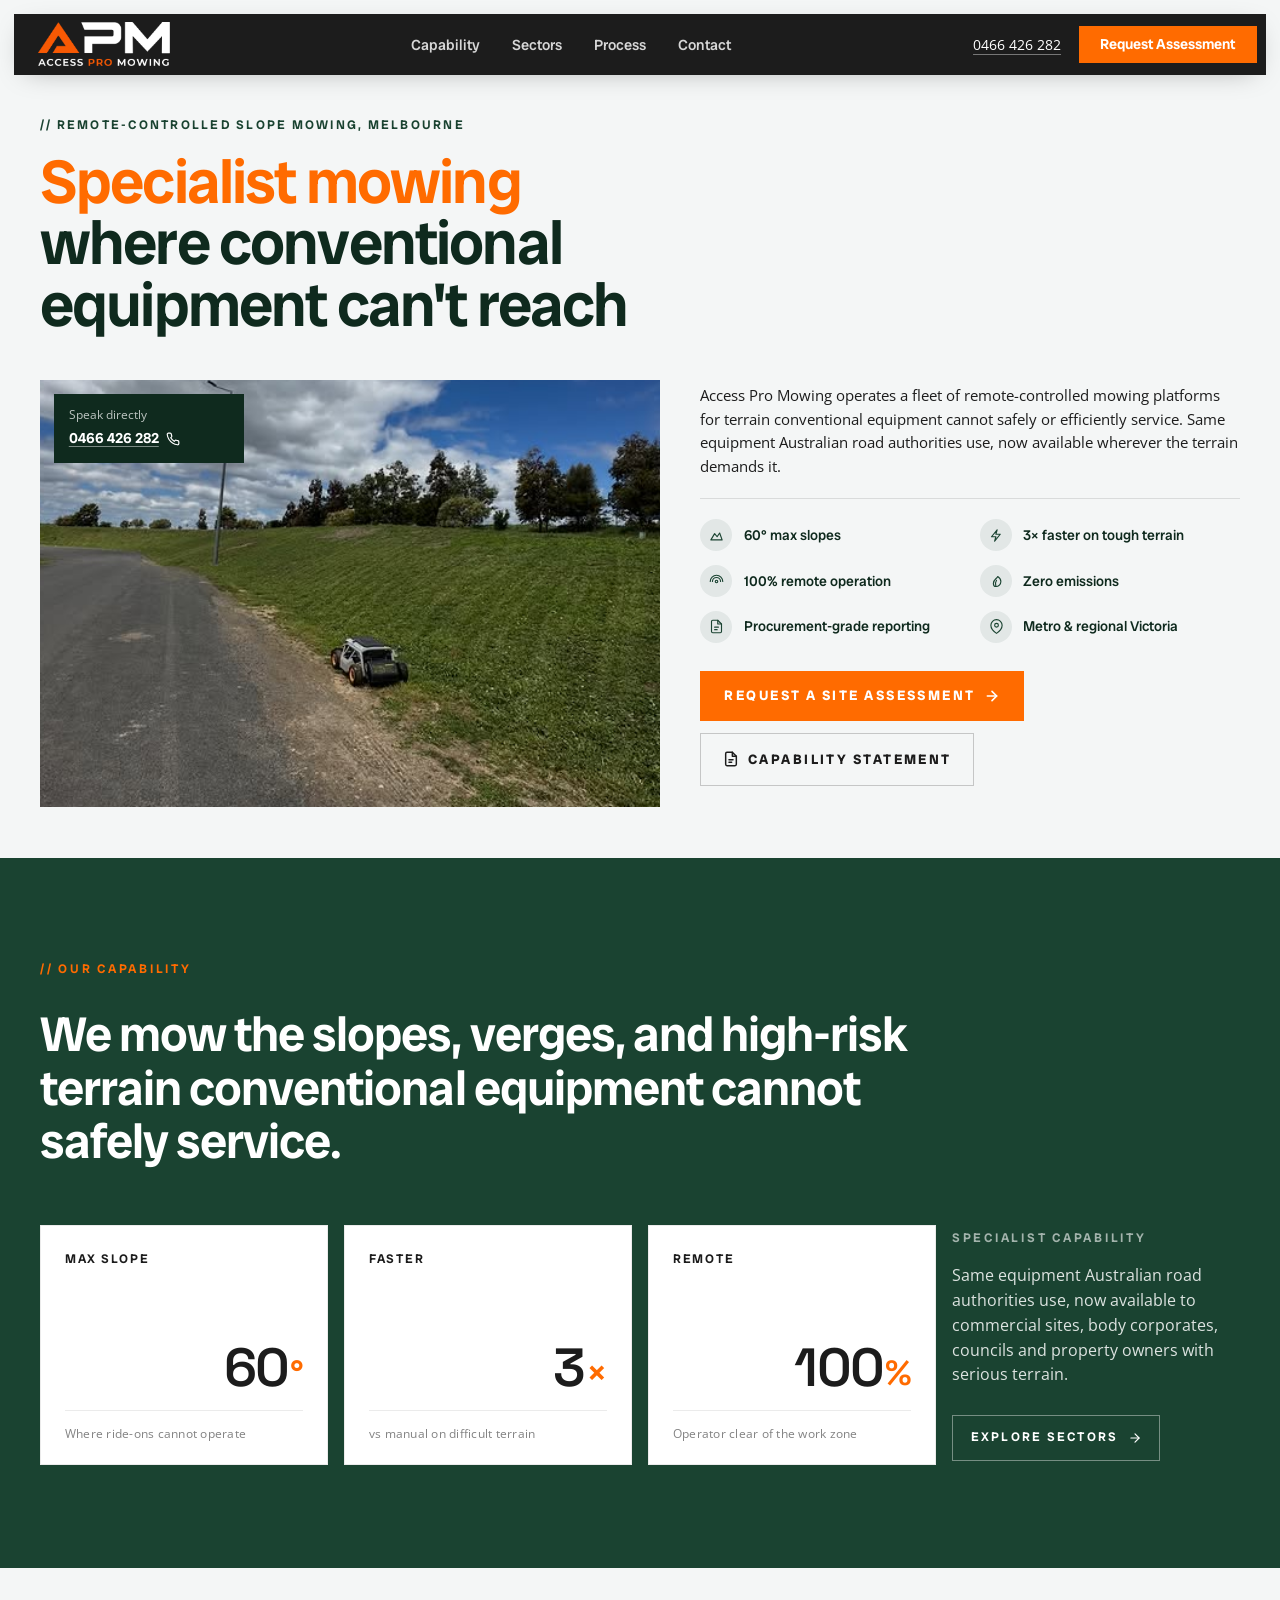
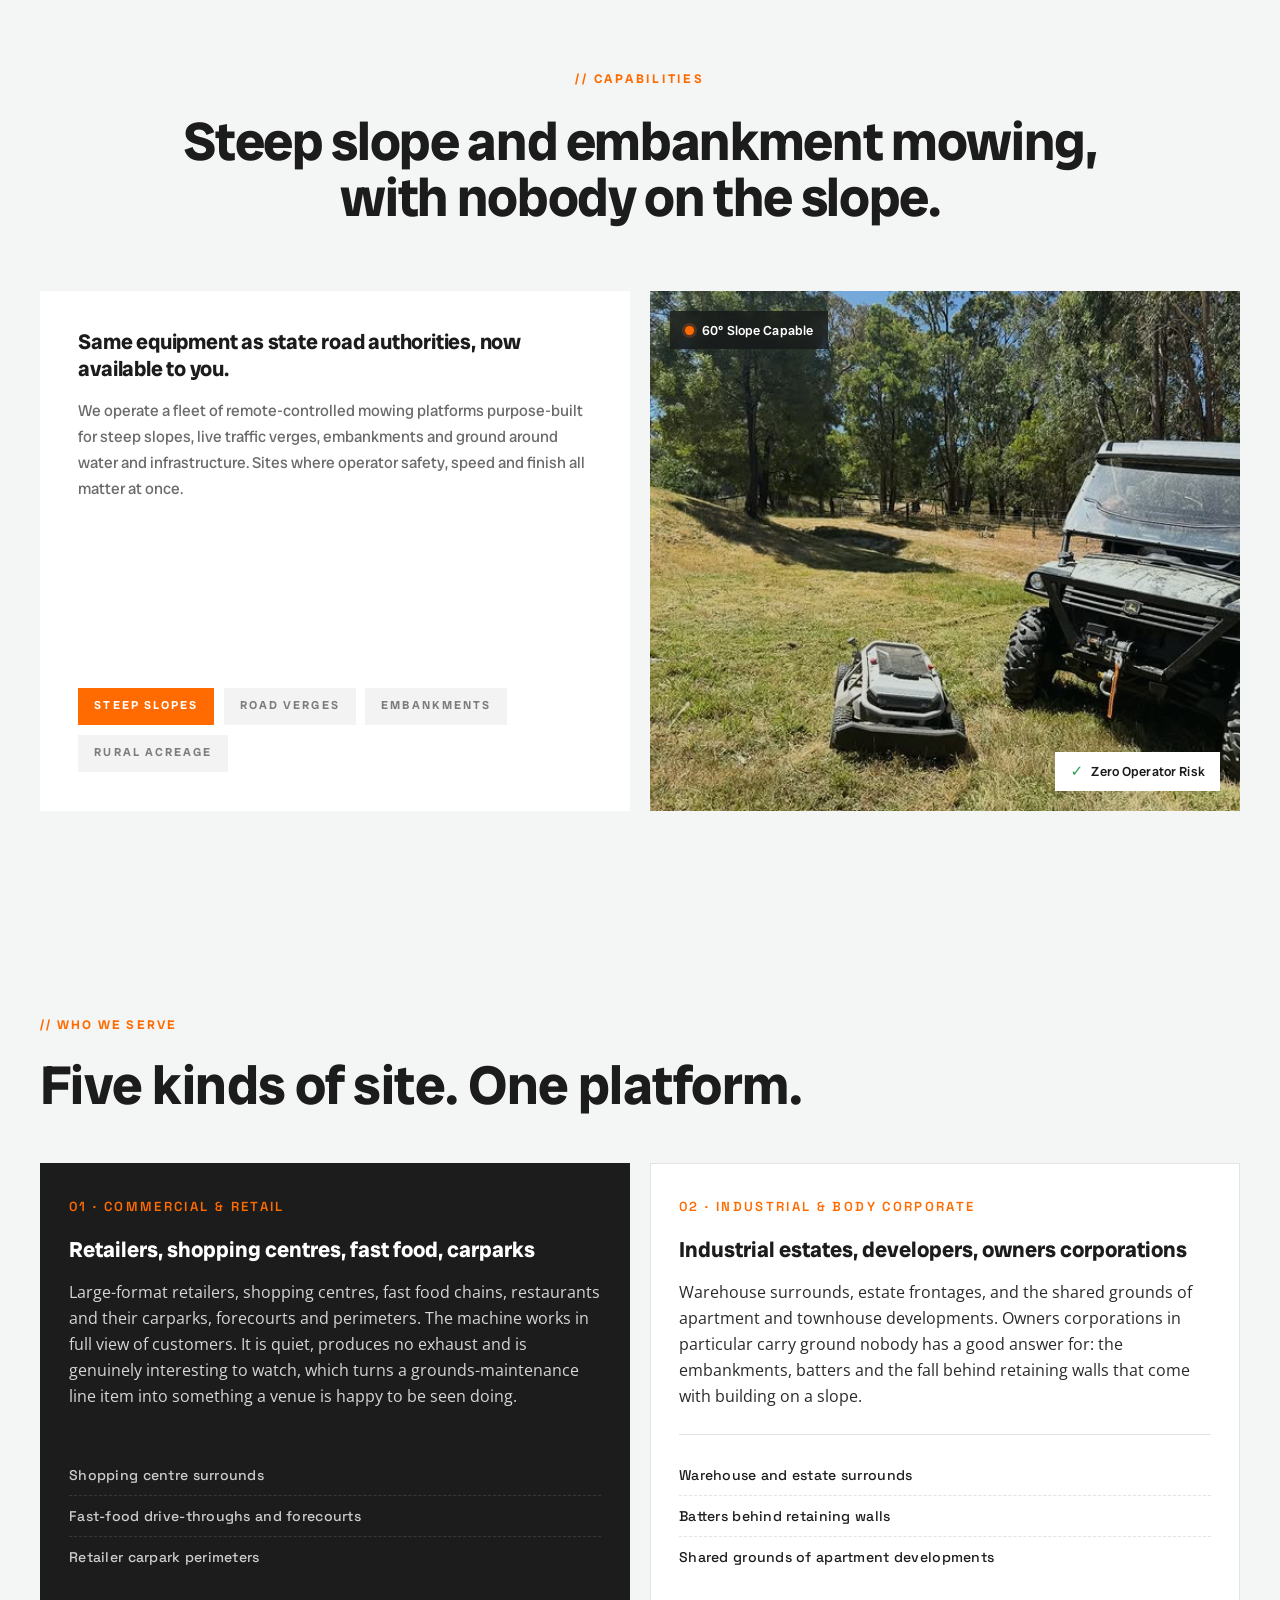
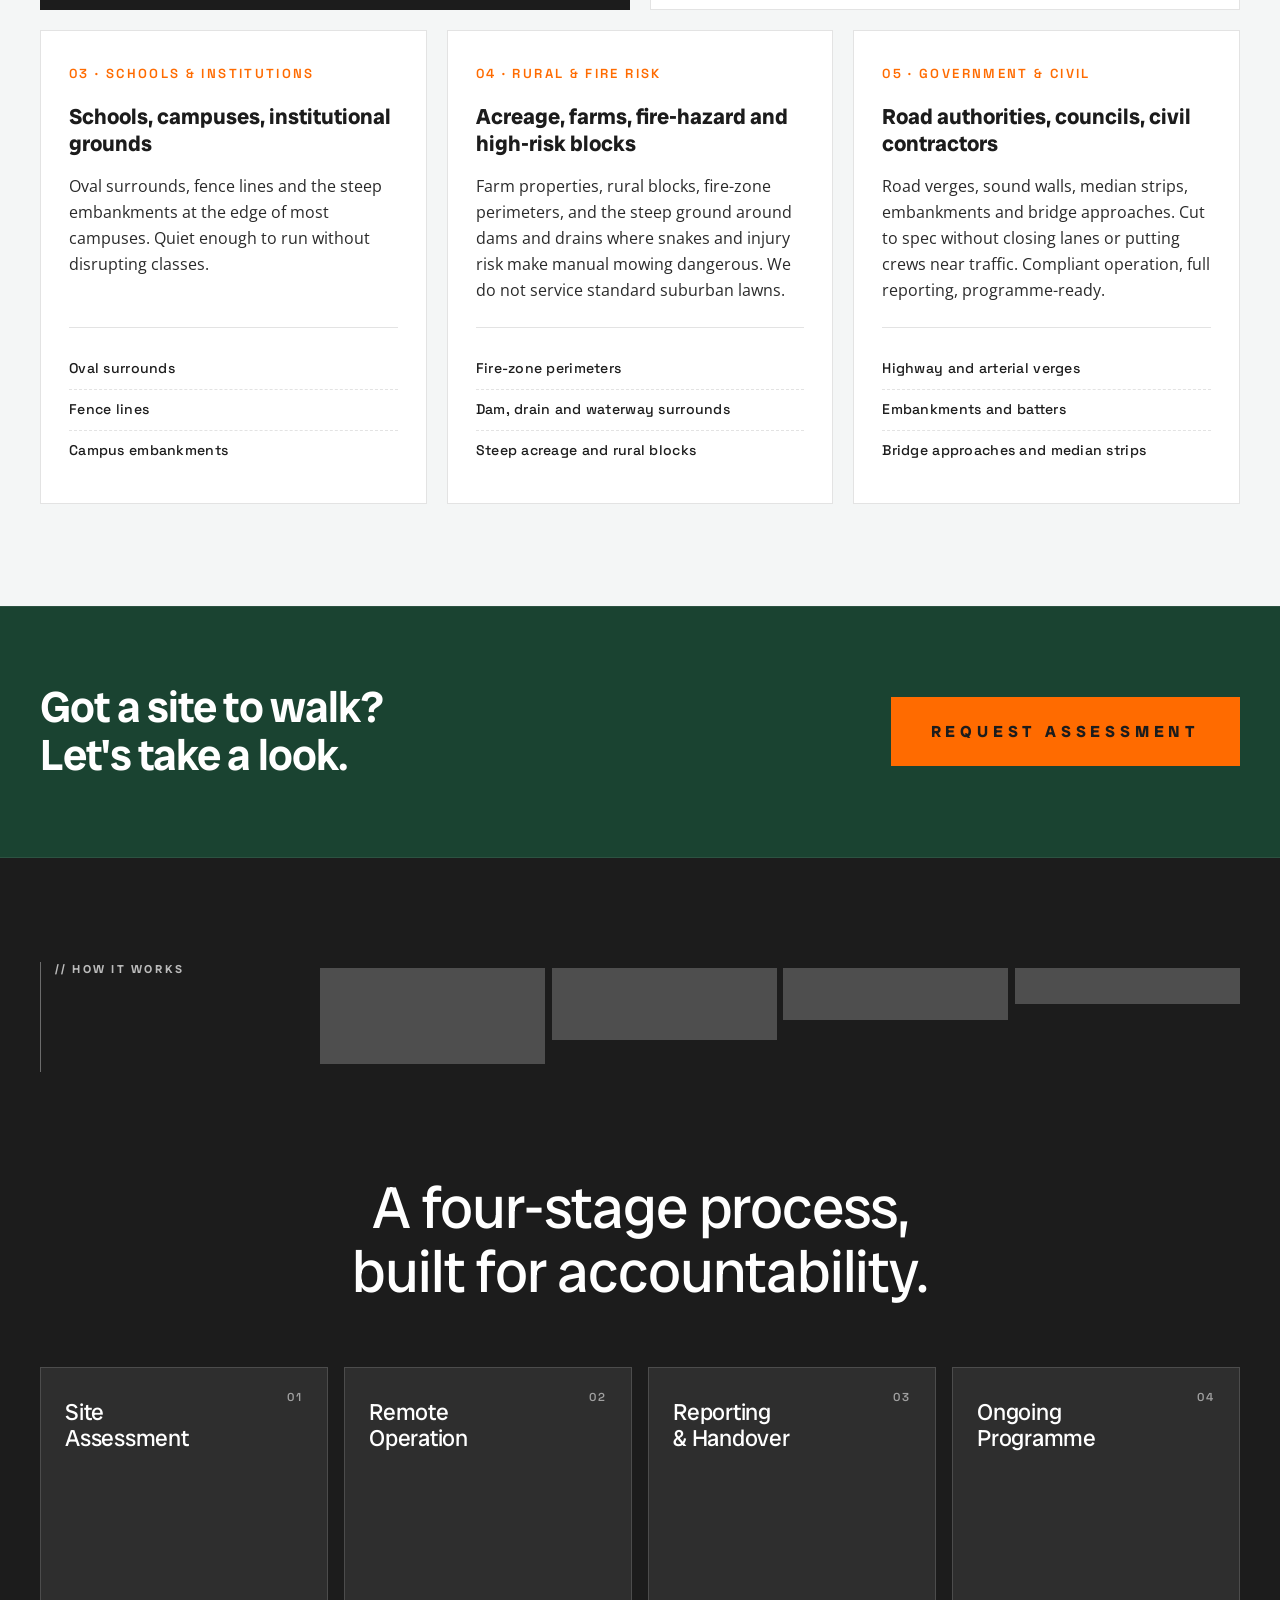
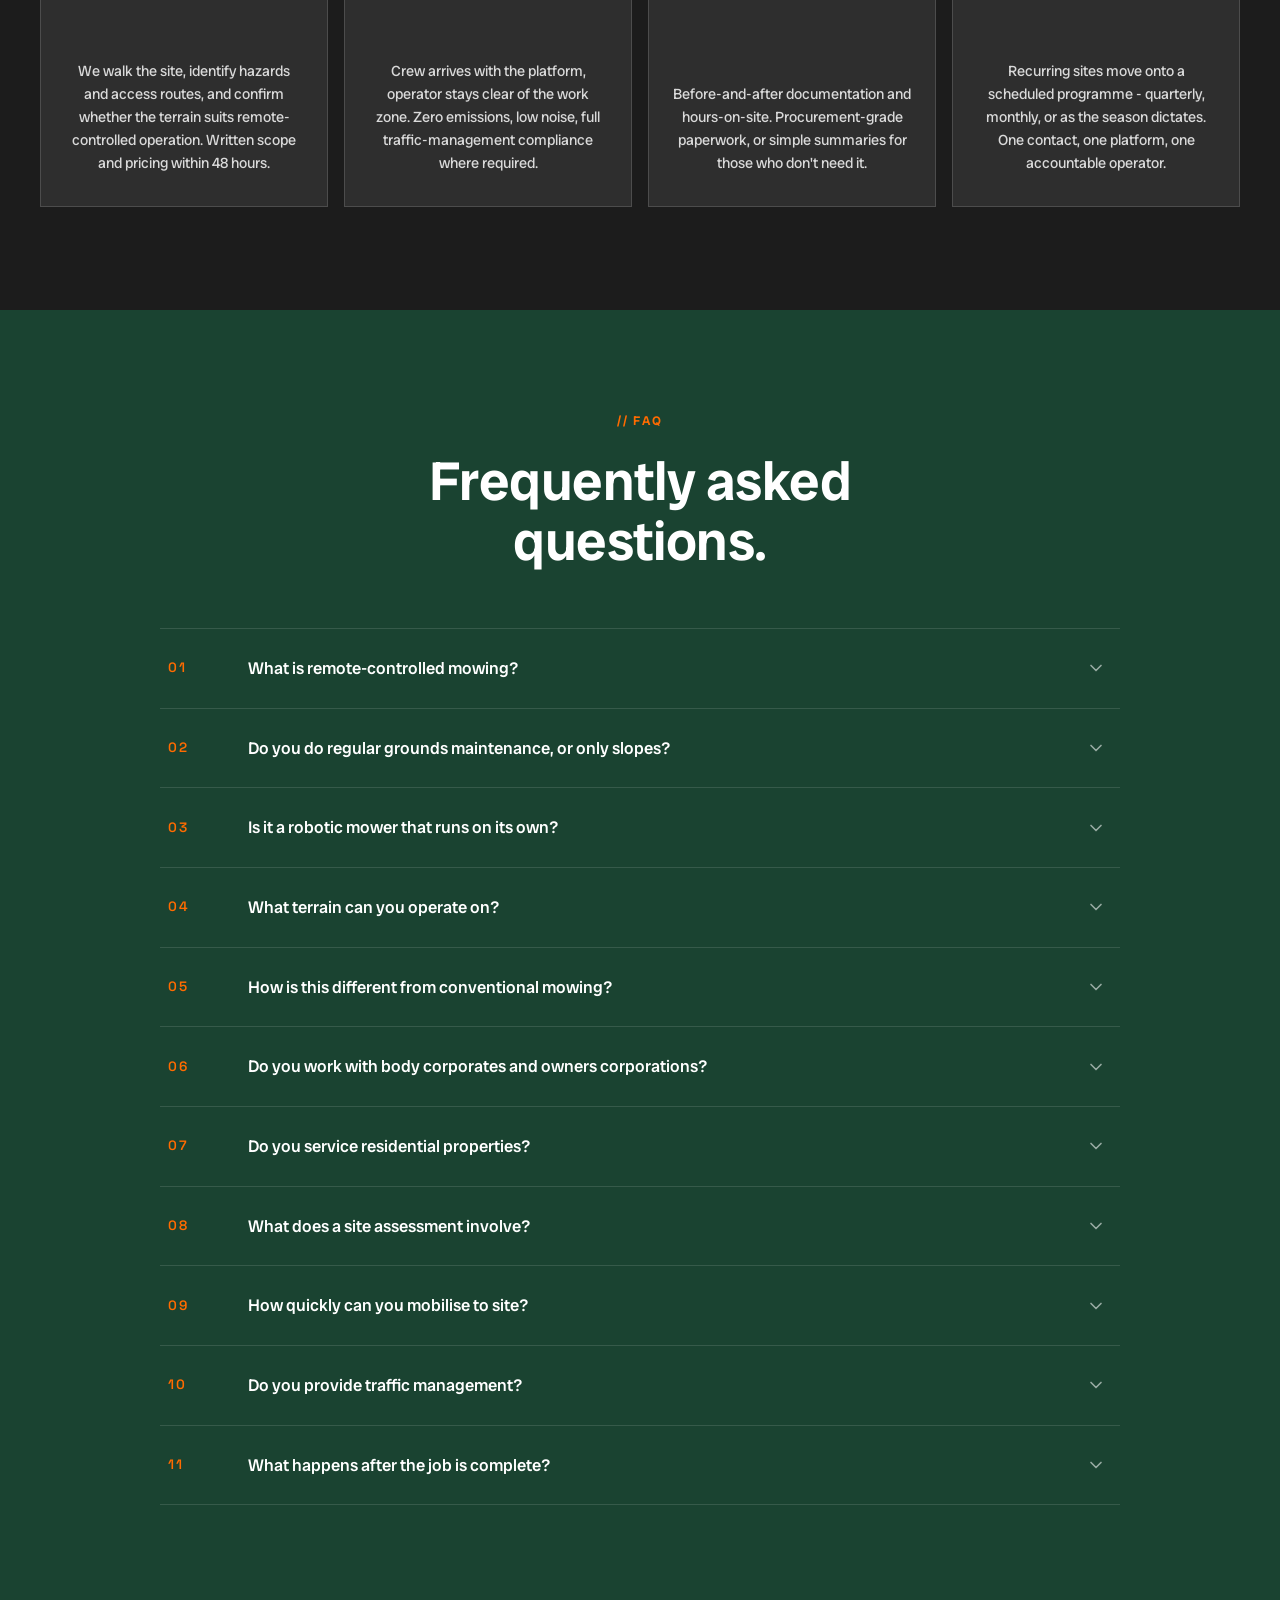
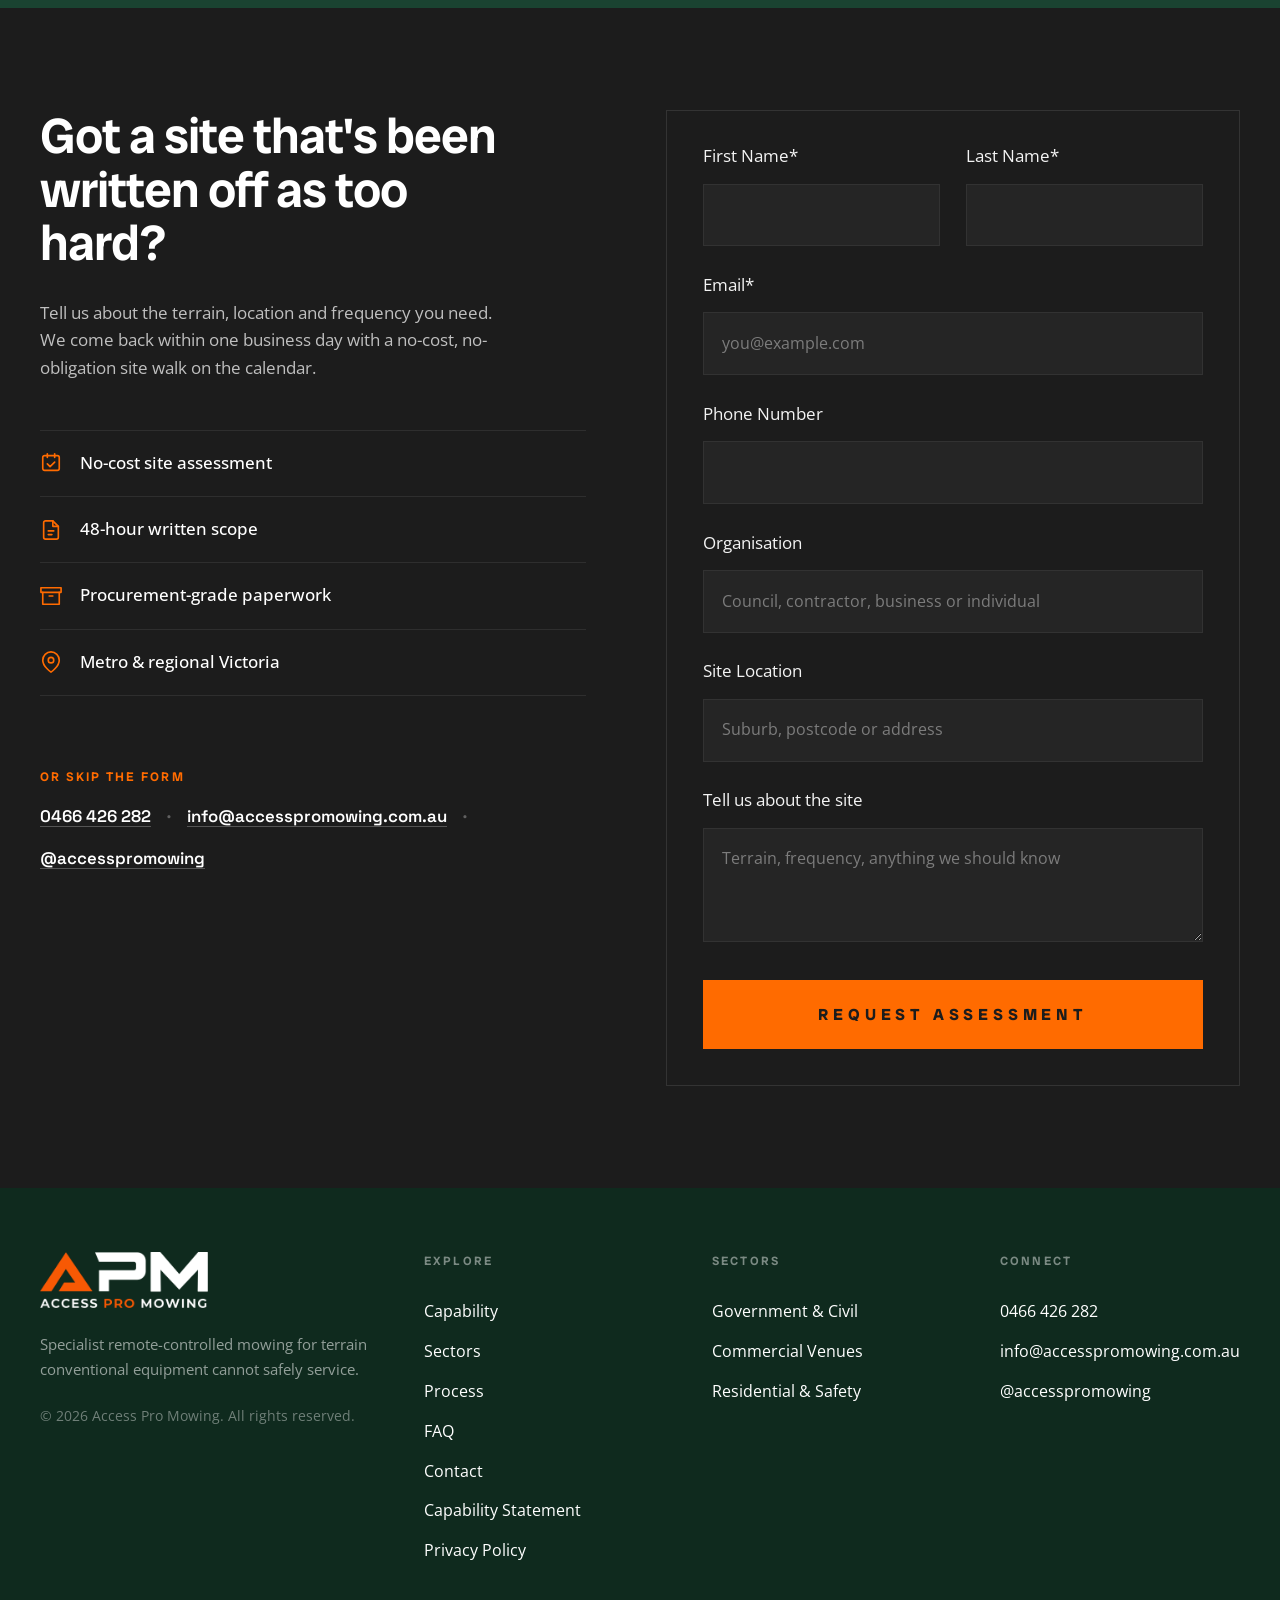
<file: index.html>
<!DOCTYPE html>
<html lang="en">
<head>
<meta charset="UTF-8" />
<meta name="viewport" content="width=device-width, initial-scale=1.0" />
<meta name="description" content="Remote-controlled mowing for steep slopes, embankments, drains and verges across Melbourne and regional Victoria. Up to 60 degrees, zero emissions, low noise." />
<meta name="robots" content="index, follow" />
<link rel="canonical" href="https://accesspromowing.com.au/" />
<meta property="og:title" content="Access Pro Mowing - Remote-controlled mowing where conventional equipment can't reach" />
<meta property="og:description" content="Specialist remote-controlled mowing for slopes, road verges, commercial venues and high-risk terrain. Safer, faster, smarter, greener." />
<meta property="og:type" content="website" />
<meta property="og:url" content="https://accesspromowing.com.au/" />
<meta property="og:image" content="https://accesspromowing.com.au/assets/brand/og-image.jpg" />
<meta property="og:image:width" content="1200" />
<meta property="og:image:height" content="630" />
<meta property="og:image:alt" content="Access Pro Mowing remote-controlled mower working a steep roadside embankment" />
<meta name="twitter:card" content="summary_large_image" />
<meta name="twitter:title" content="Access Pro Mowing - Remote-controlled mowing where conventional equipment can't reach" />
<meta name="twitter:description" content="Specialist remote-controlled mowing for slopes, road verges, commercial venues and high-risk terrain. Safer, faster, smarter, greener." />
<meta name="twitter:image" content="https://accesspromowing.com.au/assets/brand/og-image.jpg" />
<meta name="google-site-verification" content="lS9OtoWBYBU5AFqu4y9HU6vdc3i4REsxRiQQZlVyW_A" />
<title>Remote-Controlled Slope Mowing Melbourne | Access Pro Mowing</title>

<link rel="icon" href="assets/brand/favicon.ico" sizes="any" />
<link rel="icon" type="image/png" sizes="32x32" href="assets/brand/favicon-32x32.png" />
<link rel="icon" type="image/png" sizes="16x16" href="assets/brand/favicon-16x16.png" />
<link rel="apple-touch-icon" href="assets/brand/apple-touch-icon.png" />
<link rel="manifest" href="assets/brand/site.webmanifest" />
<meta name="theme-color" content="#1A4331" />

<link rel="preconnect" href="https://fonts.googleapis.com" />
<link rel="preconnect" href="https://fonts.gstatic.com" crossorigin />
<link href="https://fonts.googleapis.com/css2?family=Radio+Canada+Big:wght@400;500;600;700&family=Open+Sans:wght@400;500;600;700&family=Space+Grotesk:wght@500;600;700&display=swap" rel="stylesheet" />

<link rel="stylesheet" href="styles.css" />

<script type="application/ld+json">
{
  "@context": "https://schema.org",
  "@type": "LocalBusiness",
  "name": "Access Pro Mowing",
  "url": "https://accesspromowing.com.au/",
  "logo": "https://accesspromowing.com.au/assets/brand/apm-logo-full.png",
  "image": "https://accesspromowing.com.au/assets/brand/og-image.jpg",
  "description": "Specialist remote-controlled mowing for slopes, road verges, commercial venues and high-risk terrain.",
  "telephone": "+61466426282",
  "email": "info@accesspromowing.com.au",
  "areaServed": ["Victoria", "Melbourne", "Regional Victoria"],
  "sameAs": ["https://www.instagram.com/accesspromowing/"]
}
</script>
<script type="application/ld+json">
{
  "@context": "https://schema.org",
  "@type": "FAQPage",
  "mainEntity": [
    {
      "@type": "Question",
      "name": "What is remote-controlled mowing?",
      "acceptedAnswer": {
        "@type": "Answer",
        "text": "Remote-controlled mowing platforms are purpose-built mowers operated wirelessly by a crew member at a safe distance from the work zone. The same class of equipment Australian road authorities use, now available to councils, civil contractors, commercial venues and property owners with serious terrain."
      }
    },
    {
      "@type": "Question",
      "name": "Do you do regular grounds maintenance, or only slopes?",
      "acceptedAnswer": {
        "@type": "Answer",
        "text": "Both. We do regular scheduled grounds maintenance, and because the mowers are remote-controlled, the steep banks, swale drains and embankments get cut on the same visit instead of skipped. Our mowers are electric, so they can run while a site is open with no exhaust. We walk the site and put a regular schedule together."
      }
    },
    {
      "@type": "Question",
      "name": "Is it a robotic mower that runs on its own?",
      "acceptedAnswer": {
        "@type": "Answer",
        "text": "No. It is a purpose-built remote-controlled platform, operated by a person standing clear of the work with the machine in sight throughout. It is not left to run unattended, and it is not a ride-on with an attachment. It is specialist plant, operated by a person, on ground a person should not be standing on."
      }
    },
    {
      "@type": "Question",
      "name": "What terrain can you operate on?",
      "acceptedAnswer": {
        "@type": "Answer",
        "text": "Slopes up to 60 degrees, embankments and batters, the fall behind retaining walls, road verges, sound walls, median strips, around water infrastructure, fire-zone perimeters, retailer carparks and fast-food forecourts. Anywhere conventional mowing is too dangerous, too slow or too expensive to do safely."
      }
    },
    {
      "@type": "Question",
      "name": "How is this different from conventional mowing?",
      "acceptedAnswer": {
        "@type": "Answer",
        "text": "100% remote operation keeps crews clear of traffic and unstable ground. 60-degree slope capability where ride-ons cannot safely operate. Zero emissions. Up to 3x faster on difficult terrain compared to manual or specialist alternatives."
      }
    },
    {
      "@type": "Question",
      "name": "Do you work with body corporates and owners corporations?",
      "acceptedAnswer": {
        "@type": "Answer",
        "text": "Yes. The shared grounds of apartment and townhouse developments often include embankments, batters and the fall behind retaining walls that a standard maintenance crew cannot safely cut. We walk the site, give the committee or strata manager a written scope, and recurring sites move onto a scheduled programme."
      }
    },
    {
      "@type": "Question",
      "name": "Do you service residential properties?",
      "acceptedAnswer": {
        "@type": "Answer",
        "text": "Where the use case justifies it, yes. Acreage, fire-zone perimeters, the ground around dams and drains, and rural blocks where snakes or injury risk make manual mowing dangerous. We do not service standard suburban lawns - that is not what the platform is designed for."
      }
    },
    {
      "@type": "Question",
      "name": "What does a site assessment involve?",
      "acceptedAnswer": {
        "@type": "Answer",
        "text": "We walk the site, identify hazards and access routes, and confirm whether the terrain suits remote-controlled operation. Written scope and pricing follows within 48 hours. Site assessments are no-cost and no-obligation."
      }
    },
    {
      "@type": "Question",
      "name": "How quickly can you mobilise to site?",
      "acceptedAnswer": {
        "@type": "Answer",
        "text": "For most sites in metropolitan Melbourne, within 5 to 10 business days from scope sign-off. Regional Victoria timing depends on travel logistics and any traffic-management requirements specific to the site."
      }
    },
    {
      "@type": "Question",
      "name": "Do you provide traffic management?",
      "acceptedAnswer": {
        "@type": "Answer",
        "text": "For council and road-authority work, yes. We coordinate the appropriate traffic management plan as part of the scope and budget. Commercial and residential sites typically do not require it."
      }
    },
    {
      "@type": "Question",
      "name": "What happens after the job is complete?",
      "acceptedAnswer": {
        "@type": "Answer",
        "text": "You receive before-and-after documentation and hours-on-site. Procurement-grade paperwork for clients who need it, simple summaries for those who do not. Recurring sites move onto a scheduled programme - quarterly, monthly or seasonal."
      }
    }
  ]
}
</script>
  <!-- Google tag (gtag.js) -->
  <script async src="https://www.googletagmanager.com/gtag/js?id=G-BJBHNS3PZJ"></script>
  <script>
    window.dataLayer = window.dataLayer || [];
    function gtag(){dataLayer.push(arguments);}
    gtag('js', new Date());
    gtag('config', 'G-BJBHNS3PZJ');
  </script>
  <!-- Sutera lead events (GA4) -->
  <script>/* SUTERA_LEAD_EVENTS */
  (function(){
    function ev(n, p){ if (typeof window.gtag === 'function') { window.gtag('event', n, Object.assign({transport_type:'beacon'}, p||{})); } }
    document.addEventListener('click', function(e){
      var a = e.target.closest ? e.target.closest('a[href^="tel:"]') : null;
      if (a) ev('click_to_call', { link_url: a.getAttribute('href') });
    }, true);
    document.addEventListener('submit', function(e){
      var f = e.target;
      if (!f || f.tagName !== 'FORM' || f.hasAttribute('data-no-lead')) return;
      var action = f.getAttribute('action') || '';
      var isLead = /formspree/i.test(action) || f.querySelector('input[type="email"], input[type="tel"], textarea');
      if (isLead) ev('generate_lead', { form_id: f.id || f.getAttribute('name') || 'contact' });
    }, true);
  })();
  </script>
</head>
<body>
<a href="#top" class="skip-link">Skip to content</a>

<header class="site-header" id="site-header">
  <div class="header-pill">
    <a href="#top" class="brand" aria-label="Access Pro Mowing - home">
      <img src="assets/brand/apm-logo-full.png" alt="Access Pro Mowing" class="brand-logo" width="804" height="268" />
    </a>

    <nav class="primary-nav" aria-label="Primary">
      <ul>
        <li><a href="#capability">Capability</a></li>
        <li><a href="#sectors">Sectors</a></li>
        <li><a href="#process">Process</a></li>
        <li><a href="#contact">Contact</a></li>
      </ul>
    </nav>

    <div class="header-actions">
      <a href="tel:+61466426282" class="header-direct">0466 426 282</a>
      <a href="#contact" class="header-cta-solid">Request Assessment</a>
    </div>

    <button class="nav-toggle" id="nav-toggle" aria-label="Open menu" aria-expanded="false" aria-controls="mobile-nav">
      <span></span><span></span><span></span>
    </button>
  </div>

  <nav class="mobile-nav" id="mobile-nav" aria-label="Mobile">
    <button class="mobile-nav-close" id="mobile-nav-close" type="button" aria-label="Close menu">
      <svg viewBox="0 0 24 24" width="28" height="28" fill="none" stroke="currentColor" stroke-width="2" stroke-linecap="round" stroke-linejoin="round" aria-hidden="true"><line x1="6" y1="6" x2="18" y2="18"/><line x1="18" y1="6" x2="6" y2="18"/></svg>
    </button>

    <div class="mobile-nav-inner">
      <div class="mobile-nav-primary">
        <p class="mobile-nav-eyebrow">Explore</p>
        <ul>
          <li><a href="#capability">Capability</a></li>
          <li><a href="#sectors">Sectors</a></li>
          <li><a href="#process">Process</a></li>
          <li><a href="#faq">FAQ</a></li>
          <li><a href="#contact">Contact</a></li>
          <li><a href="capability-statement">Capability Statement</a></li>
        </ul>
      </div>

      <div class="mobile-nav-footer">
        <div class="mobile-nav-col">
          <p class="mobile-nav-eyebrow">Direct</p>
          <ul>
            <li><a href="tel:+61466426282">0466 426 282</a></li>
            <li><a href="mailto:info@accesspromowing.com.au">Email</a></li>
            <li><a href="#contact">Request Assessment</a></li>
          </ul>
        </div>
        <div class="mobile-nav-col">
          <p class="mobile-nav-eyebrow">Social</p>
          <ul>
            <li><a href="https://www.instagram.com/accesspromowing/" target="_blank" rel="noopener">Instagram</a></li>
          </ul>
        </div>
      </div>
    </div>
  </nav>
</header>

<main id="top">

  <section class="hero hero-light" aria-label="Introduction">
    <div class="container hero-inner">
      <p class="eyebrow hero-eyebrow">// Remote-controlled slope mowing, Melbourne</p>
      <h1 class="hero-display"><span class="hero-display-accent">Specialist mowing</span><br />where conventional<br />equipment can't reach</h1>

      <div class="hero-bottom">
        <div class="hero-image-wrap">
          <img src="assets/mower-roadside-embankment.jpg" alt="Access Pro Mowing remote-controlled mower on a steep roadside embankment" width="640" height="652" />
          <a href="tel:+61466426282" class="hero-image-card">
            <p class="hero-card-label">Speak directly</p>
            <p class="hero-card-link">
              0466 426 282
              <svg viewBox="0 0 24 24" width="14" height="14" fill="none" stroke="currentColor" stroke-width="2" stroke-linecap="round" stroke-linejoin="round" aria-hidden="true"><path d="M22 16.92v3a2 2 0 0 1-2.18 2 19.79 19.79 0 0 1-8.63-3.07 19.5 19.5 0 0 1-6-6 19.79 19.79 0 0 1-3.07-8.67A2 2 0 0 1 4.11 2h3a2 2 0 0 1 2 1.72 12.84 12.84 0 0 0 .7 2.81 2 2 0 0 1-.45 2.11L8.09 9.91a16 16 0 0 0 6 6l1.27-1.27a2 2 0 0 1 2.11-.45 12.84 12.84 0 0 0 2.81.7A2 2 0 0 1 22 16.92z"/></svg>
            </p>
          </a>
        </div>

        <div class="hero-meta">
          <p class="hero-lead">Access Pro Mowing operates a fleet of remote-controlled mowing platforms for terrain conventional equipment cannot safely or efficiently service. Same equipment Australian road authorities use, now available wherever the terrain demands it.</p>

          <hr class="hero-meta-divider" />

          <div class="hero-features">
            <div class="hero-feature">
              <span class="hero-feature-icon" aria-hidden="true">
                <svg viewBox="0 0 24 24" width="18" height="18" fill="none" stroke="currentColor" stroke-width="1.8" stroke-linecap="round" stroke-linejoin="round"><polyline points="3 19 9 9 13 14 17 8 21 19 3 19"/></svg>
              </span>
              60&deg; max slopes
            </div>
            <div class="hero-feature">
              <span class="hero-feature-icon" aria-hidden="true">
                <svg viewBox="0 0 24 24" width="18" height="18" fill="none" stroke="currentColor" stroke-width="1.8" stroke-linecap="round" stroke-linejoin="round"><polygon points="13 3 4 14 11 14 9 21 18 10 11 10 13 3"/></svg>
              </span>
              3&times; faster on tough terrain
            </div>
            <div class="hero-feature">
              <span class="hero-feature-icon" aria-hidden="true">
                <svg viewBox="0 0 24 24" width="18" height="18" fill="none" stroke="currentColor" stroke-width="1.8" stroke-linecap="round" stroke-linejoin="round"><path d="M2 12a10 10 0 0 1 20 0"/><path d="M5.5 12a6.5 6.5 0 0 1 13 0"/><circle cx="12" cy="12" r="2"/></svg>
              </span>
              100% remote operation
            </div>
            <div class="hero-feature">
              <span class="hero-feature-icon" aria-hidden="true">
                <svg viewBox="0 0 24 24" width="18" height="18" fill="none" stroke="currentColor" stroke-width="1.8" stroke-linecap="round" stroke-linejoin="round"><path d="M11 20a8 8 0 0 0 8-8c0-3-2-6-5-8-2 4-7 5-7 11 0 3 2 5 4 5z"/><path d="M11 20c-1-3-1-7 1-10"/></svg>
              </span>
              Zero emissions
            </div>
            <div class="hero-feature">
              <span class="hero-feature-icon" aria-hidden="true">
                <svg viewBox="0 0 24 24" width="18" height="18" fill="none" stroke="currentColor" stroke-width="1.8" stroke-linecap="round" stroke-linejoin="round"><path d="M14 2H6a2 2 0 0 0-2 2v16a2 2 0 0 0 2 2h12a2 2 0 0 0 2-2V8z"/><polyline points="14 2 14 8 20 8"/><line x1="9" y1="13" x2="15" y2="13"/><line x1="9" y1="17" x2="13" y2="17"/></svg>
              </span>
              Procurement-grade reporting
            </div>
            <div class="hero-feature">
              <span class="hero-feature-icon" aria-hidden="true">
                <svg viewBox="0 0 24 24" width="18" height="18" fill="none" stroke="currentColor" stroke-width="1.8" stroke-linecap="round" stroke-linejoin="round"><path d="M21 10c0 7-9 13-9 13s-9-6-9-13a9 9 0 0 1 18 0z"/><circle cx="12" cy="10" r="3"/></svg>
              </span>
              Metro &amp; regional Victoria
            </div>
          </div>

          <div class="hero-actions-row">
            <a href="#contact" class="hero-cta">
              Request a site assessment
              <svg viewBox="0 0 24 24" width="16" height="16" fill="none" stroke="currentColor" stroke-width="2.4" stroke-linecap="round" stroke-linejoin="round" aria-hidden="true"><line x1="5" y1="12" x2="19" y2="12"/><polyline points="12 5 19 12 12 19"/></svg>
            </a>
            <a href="capability-statement" class="hero-cta-secondary">
              <svg viewBox="0 0 24 24" width="16" height="16" fill="none" stroke="currentColor" stroke-width="2.2" stroke-linecap="round" stroke-linejoin="round" aria-hidden="true"><path d="M14 2H6a2 2 0 0 0-2 2v16a2 2 0 0 0 2 2h12a2 2 0 0 0 2-2V8z"/><polyline points="14 2 14 8 20 8"/><line x1="9" y1="13" x2="15" y2="13"/><line x1="9" y1="17" x2="13" y2="17"/></svg>
              Capability statement
            </a>
          </div>
        </div>
      </div>
    </div>
  </section>

  <section class="specs" id="specs" aria-label="Our capability">
    <div class="container specs-inner">
      <p class="specs-eyebrow">// OUR CAPABILITY</p>
      <h2 class="specs-headline">We mow the slopes, verges, and high-risk terrain conventional equipment cannot safely service.</h2>

      <div class="specs-grid">
        <article class="stat-card">
          <p class="stat-card-label">Max slope</p>
          <p class="stat-card-value">60<span class="stat-card-unit">&deg;</span></p>
          <p class="stat-card-note">Where ride-ons cannot operate</p>
        </article>

        <article class="stat-card">
          <p class="stat-card-label">Faster</p>
          <p class="stat-card-value">3<span class="stat-card-unit">&times;</span></p>
          <p class="stat-card-note">vs manual on difficult terrain</p>
        </article>

        <article class="stat-card">
          <p class="stat-card-label">Remote</p>
          <p class="stat-card-value">100<span class="stat-card-unit">%</span></p>
          <p class="stat-card-note">Operator clear of the work zone</p>
        </article>

        <aside class="stat-aside">
          <p class="specs-eyebrow stat-aside-eyebrow">Specialist capability</p>
          <p class="stat-aside-body">Same equipment Australian road authorities use, now available to commercial sites, body corporates, councils and property owners with serious terrain.</p>
          <a href="#sectors" class="stat-aside-link">
            Explore sectors
            <svg viewBox="0 0 24 24" width="14" height="14" fill="none" stroke="currentColor" stroke-width="2" stroke-linecap="round" stroke-linejoin="round" aria-hidden="true"><line x1="5" y1="12" x2="19" y2="12"/><polyline points="12 5 19 12 12 19"/></svg>
          </a>
        </aside>
      </div>
    </div>
  </section>

  <section class="capability" id="capability" aria-label="What we do">
    <div class="container capability-inner">
      <header class="capability-head">
        <p class="capability-eyebrow">// CAPABILITIES</p>
        <h2 class="capability-headline">
          Steep slope and embankment mowing,<br />
          with nobody on the slope.
        </h2>
      </header>

      <div class="capability-grid">
        <div class="capability-card">
          <h3 class="capability-card-title">
            Same equipment as state road authorities, now available to you.
          </h3>
          <p class="capability-card-body">
            We operate a fleet of remote-controlled mowing platforms purpose-built for steep slopes, live traffic verges, embankments and ground around water and infrastructure. Sites where operator safety, speed and finish all matter at once.
          </p>
          <div class="capability-tags">
            <span class="cap-tag cap-tag-active">Steep Slopes</span>
            <span class="cap-tag">Road Verges</span>
            <span class="cap-tag">Embankments</span>
            <span class="cap-tag">Rural Acreage</span>
          </div>
        </div>

        <div class="capability-media">
          <span class="cap-chip cap-chip-top">
            <span class="cap-chip-dot" aria-hidden="true"></span>
            60&deg; Slope Capable
          </span>
          <img src="assets/mower-rural-acreage.jpg" alt="Access Pro Mowing remote-controlled mower on rural terrain" width="640" height="480" loading="lazy" />
          <span class="cap-chip cap-chip-bottom">
            <span class="cap-chip-tick" aria-hidden="true">&check;</span>
            Zero Operator Risk
          </span>
        </div>
      </div>
    </div>
  </section>

  <section class="sectors" id="sectors" aria-label="Who we serve">
    <div class="container sectors-inner">
      <p class="eyebrow">// WHO WE SERVE</p>
      <h2 class="section-title">Five kinds of site. One platform.</h2>

      <div class="sector-grid">
        <article class="sector-card sector-card-lead sector-card-feature">
          <p class="sector-eyebrow">01 &middot; Commercial &amp; Retail</p>
          <h3 class="sector-title">Retailers, shopping centres, fast food, carparks</h3>
          <p class="sector-desc">
            Large-format retailers, shopping centres, fast food chains, restaurants and their carparks, forecourts and perimeters. The machine works in full view of customers. It is quiet, produces no exhaust and is genuinely interesting to watch, which turns a grounds-maintenance line item into something a venue is happy to be seen doing.
          </p>
          <ul class="sector-uses">
            <li>Shopping centre surrounds</li>
            <li>Fast-food drive-throughs and forecourts</li>
            <li>Retailer carpark perimeters</li>
          </ul>
        </article>

        <article class="sector-card sector-card-lead">
          <p class="sector-eyebrow">02 &middot; Industrial &amp; Body Corporate</p>
          <h3 class="sector-title">Industrial estates, developers, owners corporations</h3>
          <p class="sector-desc">
            Warehouse surrounds, estate frontages, and the shared grounds of apartment and townhouse developments. Owners corporations in particular carry ground nobody has a good answer for: the embankments, batters and the fall behind retaining walls that come with building on a slope.
          </p>
          <ul class="sector-uses">
            <li>Warehouse and estate surrounds</li>
            <li>Batters behind retaining walls</li>
            <li>Shared grounds of apartment developments</li>
          </ul>
        </article>

        <article class="sector-card">
          <p class="sector-eyebrow">03 &middot; Schools &amp; Institutions</p>
          <h3 class="sector-title">Schools, campuses, institutional grounds</h3>
          <p class="sector-desc">
            Oval surrounds, fence lines and the steep embankments at the edge of most campuses. Quiet enough to run without disrupting classes.
          </p>
          <ul class="sector-uses">
            <li>Oval surrounds</li>
            <li>Fence lines</li>
            <li>Campus embankments</li>
          </ul>
        </article>

        <article class="sector-card">
          <p class="sector-eyebrow">04 &middot; Rural &amp; Fire Risk</p>
          <h3 class="sector-title">Acreage, farms, fire-hazard and high-risk blocks</h3>
          <p class="sector-desc">
            Farm properties, rural blocks, fire-zone perimeters, and the steep ground around dams and drains where snakes and injury risk make manual mowing dangerous. We do not service standard suburban lawns.
          </p>
          <ul class="sector-uses">
            <li>Fire-zone perimeters</li>
            <li>Dam, drain and waterway surrounds</li>
            <li>Steep acreage and rural blocks</li>
          </ul>
        </article>

        <article class="sector-card">
          <p class="sector-eyebrow">05 &middot; Government &amp; Civil</p>
          <h3 class="sector-title">Road authorities, councils, civil contractors</h3>
          <p class="sector-desc">
            Road verges, sound walls, median strips, embankments and bridge approaches. Cut to spec without closing lanes or putting crews near traffic. Compliant operation, full reporting, programme-ready.
          </p>
          <ul class="sector-uses">
            <li>Highway and arterial verges</li>
            <li>Embankments and batters</li>
            <li>Bridge approaches and median strips</li>
          </ul>
        </article>
      </div>
    </div>
  </section>

  <section class="closing-cta" aria-label="Request a site assessment">
    <div class="container closing-cta-row">
      <h2 class="closing-cta-headline">Got a site to walk?<br />Let's take a look.</h2>
      <a href="#contact" class="closing-cta-btn">Request assessment</a>
    </div>
  </section>

  <section class="process" id="process" aria-label="How it works">
    <div class="container process-inner">
      <header class="process-head">
        <div class="process-label">
          <span class="process-label-line" aria-hidden="true"></span>
          <span class="process-label-text">// HOW IT WORKS</span>
        </div>
        <div class="process-bars" aria-hidden="true">
          <span class="process-bar"></span>
          <span class="process-bar"></span>
          <span class="process-bar"></span>
          <span class="process-bar"></span>
        </div>
        <h2 class="process-headline">
          A four-stage process,<br />
          built for accountability.
        </h2>
      </header>

      <ol class="process-steps">
        <li class="process-step">
          <span class="process-step-num">01</span>
          <h3 class="process-step-title">Site<br />Assessment</h3>
          <p class="process-step-desc">We walk the site, identify hazards and access routes, and confirm whether the terrain suits remote-controlled operation. Written scope and pricing within 48 hours.</p>
        </li>
        <li class="process-step">
          <span class="process-step-num">02</span>
          <h3 class="process-step-title">Remote<br />Operation</h3>
          <p class="process-step-desc">Crew arrives with the platform, operator stays clear of the work zone. Zero emissions, low noise, full traffic-management compliance where required.</p>
        </li>
        <li class="process-step">
          <span class="process-step-num">03</span>
          <h3 class="process-step-title">Reporting<br />&amp; Handover</h3>
          <p class="process-step-desc">Before-and-after documentation and hours-on-site. Procurement-grade paperwork, or simple summaries for those who don't need it.</p>
        </li>
        <li class="process-step">
          <span class="process-step-num">04</span>
          <h3 class="process-step-title">Ongoing<br />Programme</h3>
          <p class="process-step-desc">Recurring sites move onto a scheduled programme - quarterly, monthly, or as the season dictates. One contact, one platform, one accountable operator.</p>
        </li>
      </ol>
    </div>
  </section>

  <section class="faq" id="faq" aria-label="Frequently asked questions">
    <div class="container faq-inner">
      <p class="eyebrow faq-eyebrow">// FAQ</p>
      <h2 class="section-title faq-title">Frequently asked questions.</h2>

      <div class="faq-list">
        <details class="faq-item">
          <summary class="faq-summary">
            <span class="faq-num">01</span>
            <span class="faq-question">What is remote-controlled mowing?</span>
            <span class="faq-chevron" aria-hidden="true"><svg viewBox="0 0 24 24" width="20" height="20" fill="none" stroke="currentColor" stroke-width="2" stroke-linecap="round" stroke-linejoin="round"><polyline points="6 9 12 15 18 9"/></svg></span>
          </summary>
          <div class="faq-answer">
            <p>Remote-controlled mowing platforms are purpose-built mowers operated wirelessly by a crew member at a safe distance from the work zone. The same class of equipment Australian road authorities use, now available to councils, civil contractors, commercial venues and property owners with serious terrain.</p>
          </div>
        </details>

        <details class="faq-item">
          <summary class="faq-summary">
            <span class="faq-num">02</span>
            <span class="faq-question">Do you do regular grounds maintenance, or only slopes?</span>
            <span class="faq-chevron" aria-hidden="true"><svg viewBox="0 0 24 24" width="20" height="20" fill="none" stroke="currentColor" stroke-width="2" stroke-linecap="round" stroke-linejoin="round"><polyline points="6 9 12 15 18 9"/></svg></span>
          </summary>
          <div class="faq-answer">
            <p>Both. We do regular scheduled grounds maintenance, and because the mowers are remote-controlled, the steep banks, swale drains and embankments get cut on the same visit instead of skipped. Our mowers are electric, so they can run while a site is open with no exhaust. We walk the site and put a regular schedule together.</p>
          </div>
        </details>

        <details class="faq-item">
          <summary class="faq-summary">
            <span class="faq-num">03</span>
            <span class="faq-question">Is it a robotic mower that runs on its own?</span>
            <span class="faq-chevron" aria-hidden="true"><svg viewBox="0 0 24 24" width="20" height="20" fill="none" stroke="currentColor" stroke-width="2" stroke-linecap="round" stroke-linejoin="round"><polyline points="6 9 12 15 18 9"/></svg></span>
          </summary>
          <div class="faq-answer">
            <p>No. It is a purpose-built remote-controlled platform, operated by a person standing clear of the work with the machine in sight throughout. It is not left to run unattended, and it is not a ride-on with an attachment. It is specialist plant, operated by a person, on ground a person should not be standing on.</p>
          </div>
        </details>

        <details class="faq-item">
          <summary class="faq-summary">
            <span class="faq-num">04</span>
            <span class="faq-question">What terrain can you operate on?</span>
            <span class="faq-chevron" aria-hidden="true"><svg viewBox="0 0 24 24" width="20" height="20" fill="none" stroke="currentColor" stroke-width="2" stroke-linecap="round" stroke-linejoin="round"><polyline points="6 9 12 15 18 9"/></svg></span>
          </summary>
          <div class="faq-answer">
            <p>Slopes up to 60 degrees, embankments and batters, the fall behind retaining walls, road verges, sound walls, median strips, around water infrastructure, fire-zone perimeters, retailer carparks and fast-food forecourts. Anywhere conventional mowing is too dangerous, too slow or too expensive to do safely.</p>
          </div>
        </details>

        <details class="faq-item">
          <summary class="faq-summary">
            <span class="faq-num">05</span>
            <span class="faq-question">How is this different from conventional mowing?</span>
            <span class="faq-chevron" aria-hidden="true"><svg viewBox="0 0 24 24" width="20" height="20" fill="none" stroke="currentColor" stroke-width="2" stroke-linecap="round" stroke-linejoin="round"><polyline points="6 9 12 15 18 9"/></svg></span>
          </summary>
          <div class="faq-answer">
            <p>100% remote operation keeps crews clear of traffic and unstable ground. 60-degree slope capability where ride-ons cannot safely operate. Zero emissions. Up to 3x faster on difficult terrain compared to manual or specialist alternatives.</p>
          </div>
        </details>

        <details class="faq-item">
          <summary class="faq-summary">
            <span class="faq-num">06</span>
            <span class="faq-question">Do you work with body corporates and owners corporations?</span>
            <span class="faq-chevron" aria-hidden="true"><svg viewBox="0 0 24 24" width="20" height="20" fill="none" stroke="currentColor" stroke-width="2" stroke-linecap="round" stroke-linejoin="round"><polyline points="6 9 12 15 18 9"/></svg></span>
          </summary>
          <div class="faq-answer">
            <p>Yes. The shared grounds of apartment and townhouse developments often include embankments, batters and the fall behind retaining walls that a standard maintenance crew cannot safely cut. We walk the site, give the committee or strata manager a written scope, and recurring sites move onto a scheduled programme.</p>
          </div>
        </details>

        <details class="faq-item">
          <summary class="faq-summary">
            <span class="faq-num">07</span>
            <span class="faq-question">Do you service residential properties?</span>
            <span class="faq-chevron" aria-hidden="true"><svg viewBox="0 0 24 24" width="20" height="20" fill="none" stroke="currentColor" stroke-width="2" stroke-linecap="round" stroke-linejoin="round"><polyline points="6 9 12 15 18 9"/></svg></span>
          </summary>
          <div class="faq-answer">
            <p>Where the use case justifies it, yes. Acreage, fire-zone perimeters, the ground around dams and drains, and rural blocks where snakes or injury risk make manual mowing dangerous. We do not service standard suburban lawns - that is not what the platform is designed for.</p>
          </div>
        </details>

        <details class="faq-item">
          <summary class="faq-summary">
            <span class="faq-num">08</span>
            <span class="faq-question">What does a site assessment involve?</span>
            <span class="faq-chevron" aria-hidden="true"><svg viewBox="0 0 24 24" width="20" height="20" fill="none" stroke="currentColor" stroke-width="2" stroke-linecap="round" stroke-linejoin="round"><polyline points="6 9 12 15 18 9"/></svg></span>
          </summary>
          <div class="faq-answer">
            <p>We walk the site, identify hazards and access routes, and confirm whether the terrain suits remote-controlled operation. Written scope and pricing follows within 48 hours. Site assessments are no-cost and no-obligation.</p>
          </div>
        </details>

        <details class="faq-item">
          <summary class="faq-summary">
            <span class="faq-num">09</span>
            <span class="faq-question">How quickly can you mobilise to site?</span>
            <span class="faq-chevron" aria-hidden="true"><svg viewBox="0 0 24 24" width="20" height="20" fill="none" stroke="currentColor" stroke-width="2" stroke-linecap="round" stroke-linejoin="round"><polyline points="6 9 12 15 18 9"/></svg></span>
          </summary>
          <div class="faq-answer">
            <p>For most sites in metropolitan Melbourne, within 5 to 10 business days from scope sign-off. Regional Victoria timing depends on travel logistics and any traffic-management requirements specific to the site.</p>
          </div>
        </details>

        <details class="faq-item">
          <summary class="faq-summary">
            <span class="faq-num">10</span>
            <span class="faq-question">Do you provide traffic management?</span>
            <span class="faq-chevron" aria-hidden="true"><svg viewBox="0 0 24 24" width="20" height="20" fill="none" stroke="currentColor" stroke-width="2" stroke-linecap="round" stroke-linejoin="round"><polyline points="6 9 12 15 18 9"/></svg></span>
          </summary>
          <div class="faq-answer">
            <p>For council and road-authority work, yes. We coordinate the appropriate traffic management plan as part of the scope and budget. Commercial and residential sites typically do not require it.</p>
          </div>
        </details>

        <details class="faq-item">
          <summary class="faq-summary">
            <span class="faq-num">11</span>
            <span class="faq-question">What happens after the job is complete?</span>
            <span class="faq-chevron" aria-hidden="true"><svg viewBox="0 0 24 24" width="20" height="20" fill="none" stroke="currentColor" stroke-width="2" stroke-linecap="round" stroke-linejoin="round"><polyline points="6 9 12 15 18 9"/></svg></span>
          </summary>
          <div class="faq-answer">
            <p>You receive before-and-after documentation and hours-on-site. Procurement-grade paperwork for clients who need it, simple summaries for those who do not. Recurring sites move onto a scheduled programme - quarterly, monthly or seasonal.</p>
          </div>
        </details>
      </div>
    </div>
  </section>

  <section class="contact" id="contact" aria-label="Contact">
    <div class="container contact-inner">
      <div class="contact-intro">
        <h2 class="contact-headline">Got a site that's been<br />written off as too hard?</h2>
        <p class="contact-lead">Tell us about the terrain, location and frequency you need. We come back within one business day with a no-cost, no-obligation site walk on the calendar.</p>

        <ul class="contact-checklist">
          <li>
            <span class="check-icon" aria-hidden="true"><svg viewBox="0 0 24 24" width="22" height="22" fill="none" stroke="currentColor" stroke-width="1.8" stroke-linecap="round" stroke-linejoin="round"><rect x="3" y="4" width="18" height="16" rx="2"/><path d="M8 2v4"/><path d="M16 2v4"/><polyline points="8 13 11 16 16 11"/></svg></span>
            No-cost site assessment
          </li>
          <li>
            <span class="check-icon" aria-hidden="true"><svg viewBox="0 0 24 24" width="22" height="22" fill="none" stroke="currentColor" stroke-width="1.8" stroke-linecap="round" stroke-linejoin="round"><path d="M14 2H6a2 2 0 0 0-2 2v16a2 2 0 0 0 2 2h12a2 2 0 0 0 2-2V8z"/><polyline points="14 2 14 8 20 8"/><line x1="9" y1="13" x2="15" y2="13"/><line x1="9" y1="17" x2="13" y2="17"/></svg></span>
            48-hour written scope
          </li>
          <li>
            <span class="check-icon" aria-hidden="true"><svg viewBox="0 0 24 24" width="22" height="22" fill="none" stroke="currentColor" stroke-width="1.8" stroke-linecap="round" stroke-linejoin="round"><path d="M21 8v13H3V8"/><path d="M1 3h22v5H1z"/><line x1="10" y1="12" x2="14" y2="12"/></svg></span>
            Procurement-grade paperwork
          </li>
          <li>
            <span class="check-icon" aria-hidden="true"><svg viewBox="0 0 24 24" width="22" height="22" fill="none" stroke="currentColor" stroke-width="1.8" stroke-linecap="round" stroke-linejoin="round"><path d="M21 10c0 7-9 13-9 13s-9-6-9-13a9 9 0 0 1 18 0z"/><circle cx="12" cy="10" r="3"/></svg></span>
            Metro &amp; regional Victoria
          </li>
        </ul>

        <div class="contact-direct">
          <p class="contact-direct-label">Or skip the form</p>
          <div class="contact-direct-row">
            <a href="tel:+61466426282">0466 426 282</a>
            <span class="contact-direct-sep" aria-hidden="true">&middot;</span>
            <a href="mailto:info@accesspromowing.com.au">info@accesspromowing.com.au</a>
            <span class="contact-direct-sep" aria-hidden="true">&middot;</span>
            <a href="https://www.instagram.com/accesspromowing/" target="_blank" rel="noopener">@accesspromowing</a>
          </div>
        </div>
      </div>

      <form class="contact-form-card" action="https://formspree.io/f/xjybeakr" method="POST" aria-label="Site assessment request form">
        <input type="text" name="_gotcha" tabindex="-1" autocomplete="off" aria-hidden="true" style="display:none">
        <div class="form-row">
          <label class="dark-field">
            <span class="field-label">First Name<span class="req">*</span></span>
            <input type="text" name="first_name" required autocomplete="given-name" />
          </label>
          <label class="dark-field">
            <span class="field-label">Last Name<span class="req">*</span></span>
            <input type="text" name="last_name" required autocomplete="family-name" />
          </label>
        </div>

        <label class="dark-field">
          <span class="field-label">Email<span class="req">*</span></span>
          <input type="email" name="email" placeholder="you@example.com" required autocomplete="email" />
        </label>

        <label class="dark-field">
          <span class="field-label">Phone Number</span>
          <input type="tel" name="phone" autocomplete="tel" />
        </label>

        <label class="dark-field">
          <span class="field-label">Organisation</span>
          <input type="text" name="organisation" placeholder="Council, contractor, business or individual" autocomplete="organization" />
        </label>

        <label class="dark-field">
          <span class="field-label">Site Location</span>
          <input type="text" name="location" placeholder="Suburb, postcode or address" autocomplete="postal-code" />
        </label>

        <label class="dark-field">
          <span class="field-label">Tell us about the site</span>
          <textarea name="message" rows="3" placeholder="Terrain, frequency, anything we should know"></textarea>
        </label>

        <button type="submit" class="bold-submit">Request assessment</button>
      </form>
    </div>
  </section>

</main>

<footer class="site-footer">
  <div class="container footer-grid">
    <div class="footer-brand">
      <img src="assets/brand/apm-logo-full.png" alt="Access Pro Mowing" class="footer-logo" width="804" height="268" />
      <p class="footer-tag">Specialist remote-controlled mowing for terrain conventional equipment cannot safely service.</p>
      <p class="footer-copy">&copy; <span id="year">2026</span> Access Pro Mowing. All rights reserved.</p>
    </div>

    <div class="footer-col">
      <p class="footer-col-label">Explore</p>
      <a href="#capability">Capability</a>
      <a href="#sectors">Sectors</a>
      <a href="#process">Process</a>
      <a href="#faq">FAQ</a>
      <a href="#contact">Contact</a>
      <a href="capability-statement">Capability Statement</a>
      <a href="privacy">Privacy Policy</a>
    </div>

    <div class="footer-col">
      <p class="footer-col-label">Sectors</p>
      <a href="#sectors">Government &amp; Civil</a>
      <a href="#sectors">Commercial Venues</a>
      <a href="#sectors">Residential &amp; Safety</a>
    </div>

    <div class="footer-col">
      <p class="footer-col-label">Connect</p>
      <a href="tel:+61466426282">0466 426 282</a>
      <a href="mailto:info@accesspromowing.com.au">info@accesspromowing.com.au</a>
      <a href="https://www.instagram.com/accesspromowing/" target="_blank" rel="noopener">@accesspromowing</a>
    </div>
  </div>
</footer>

<script src="script.js"></script>
</body>
</html>
</file>
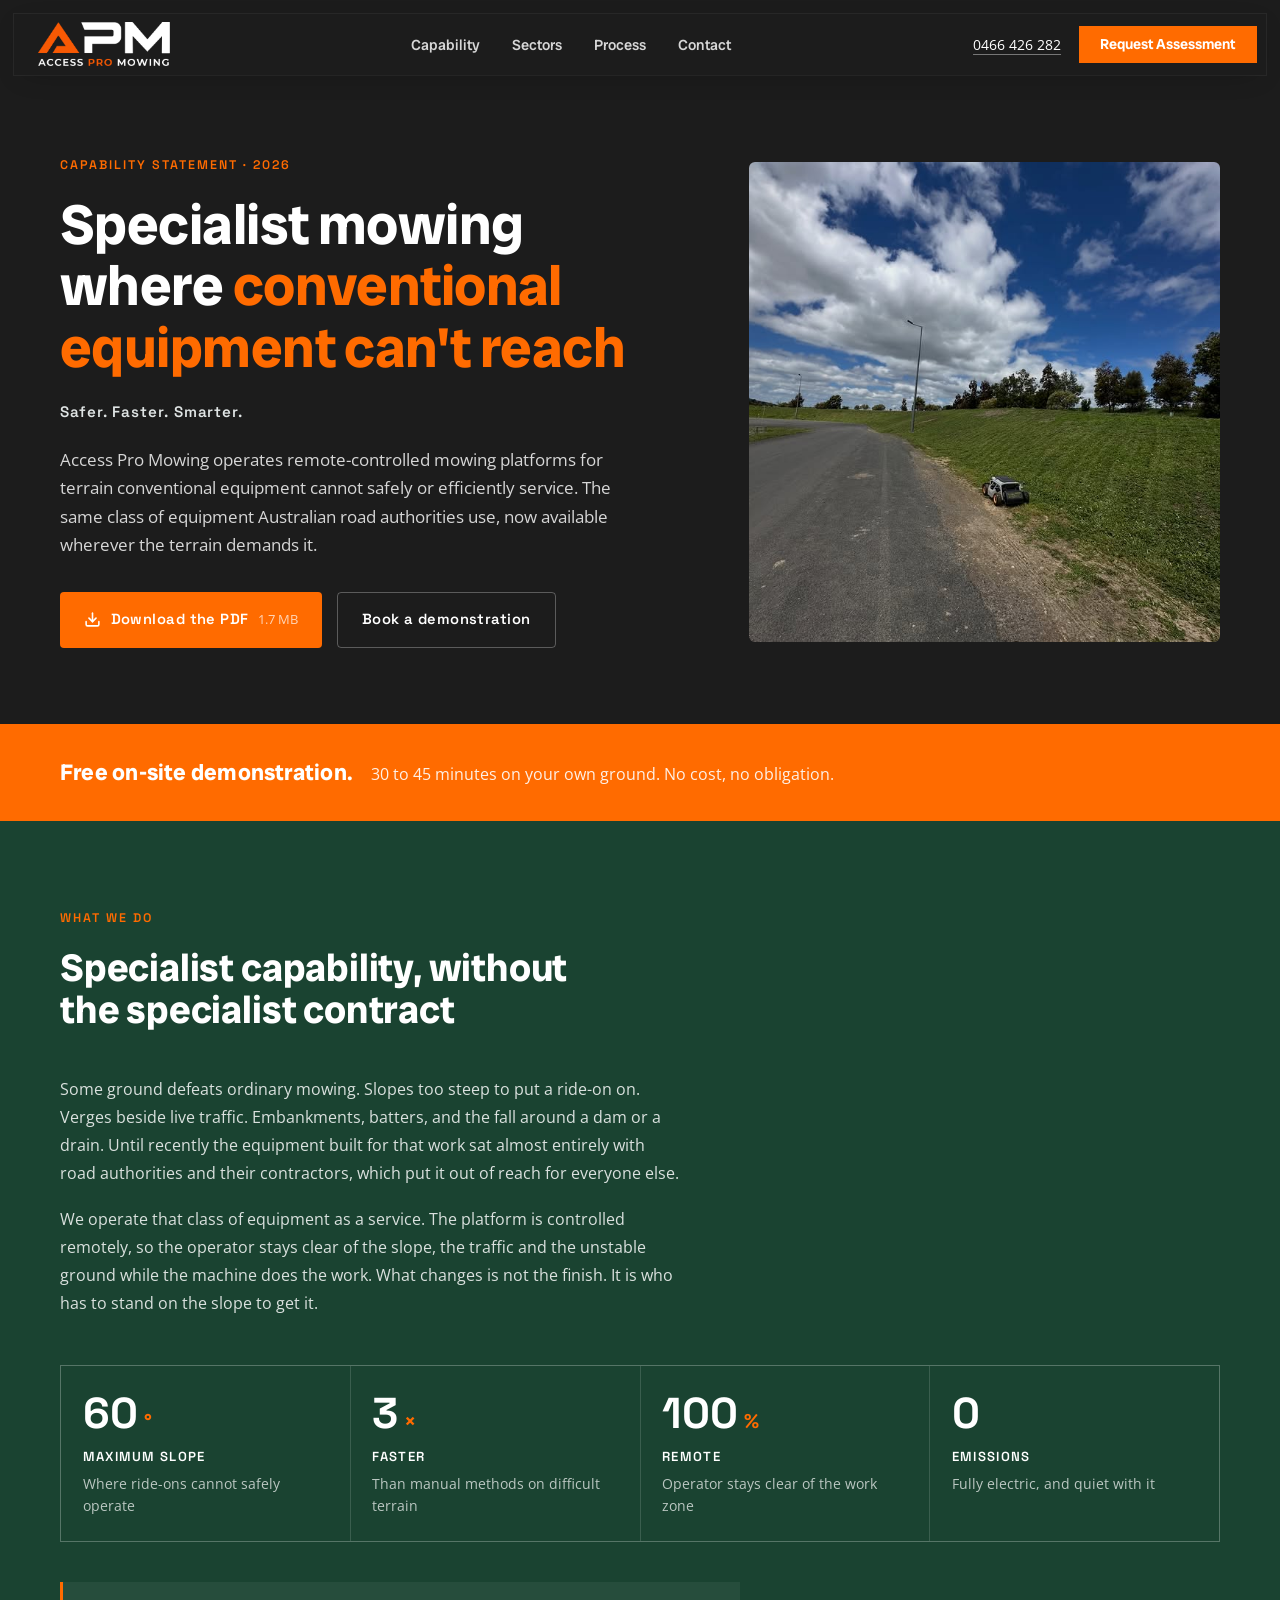
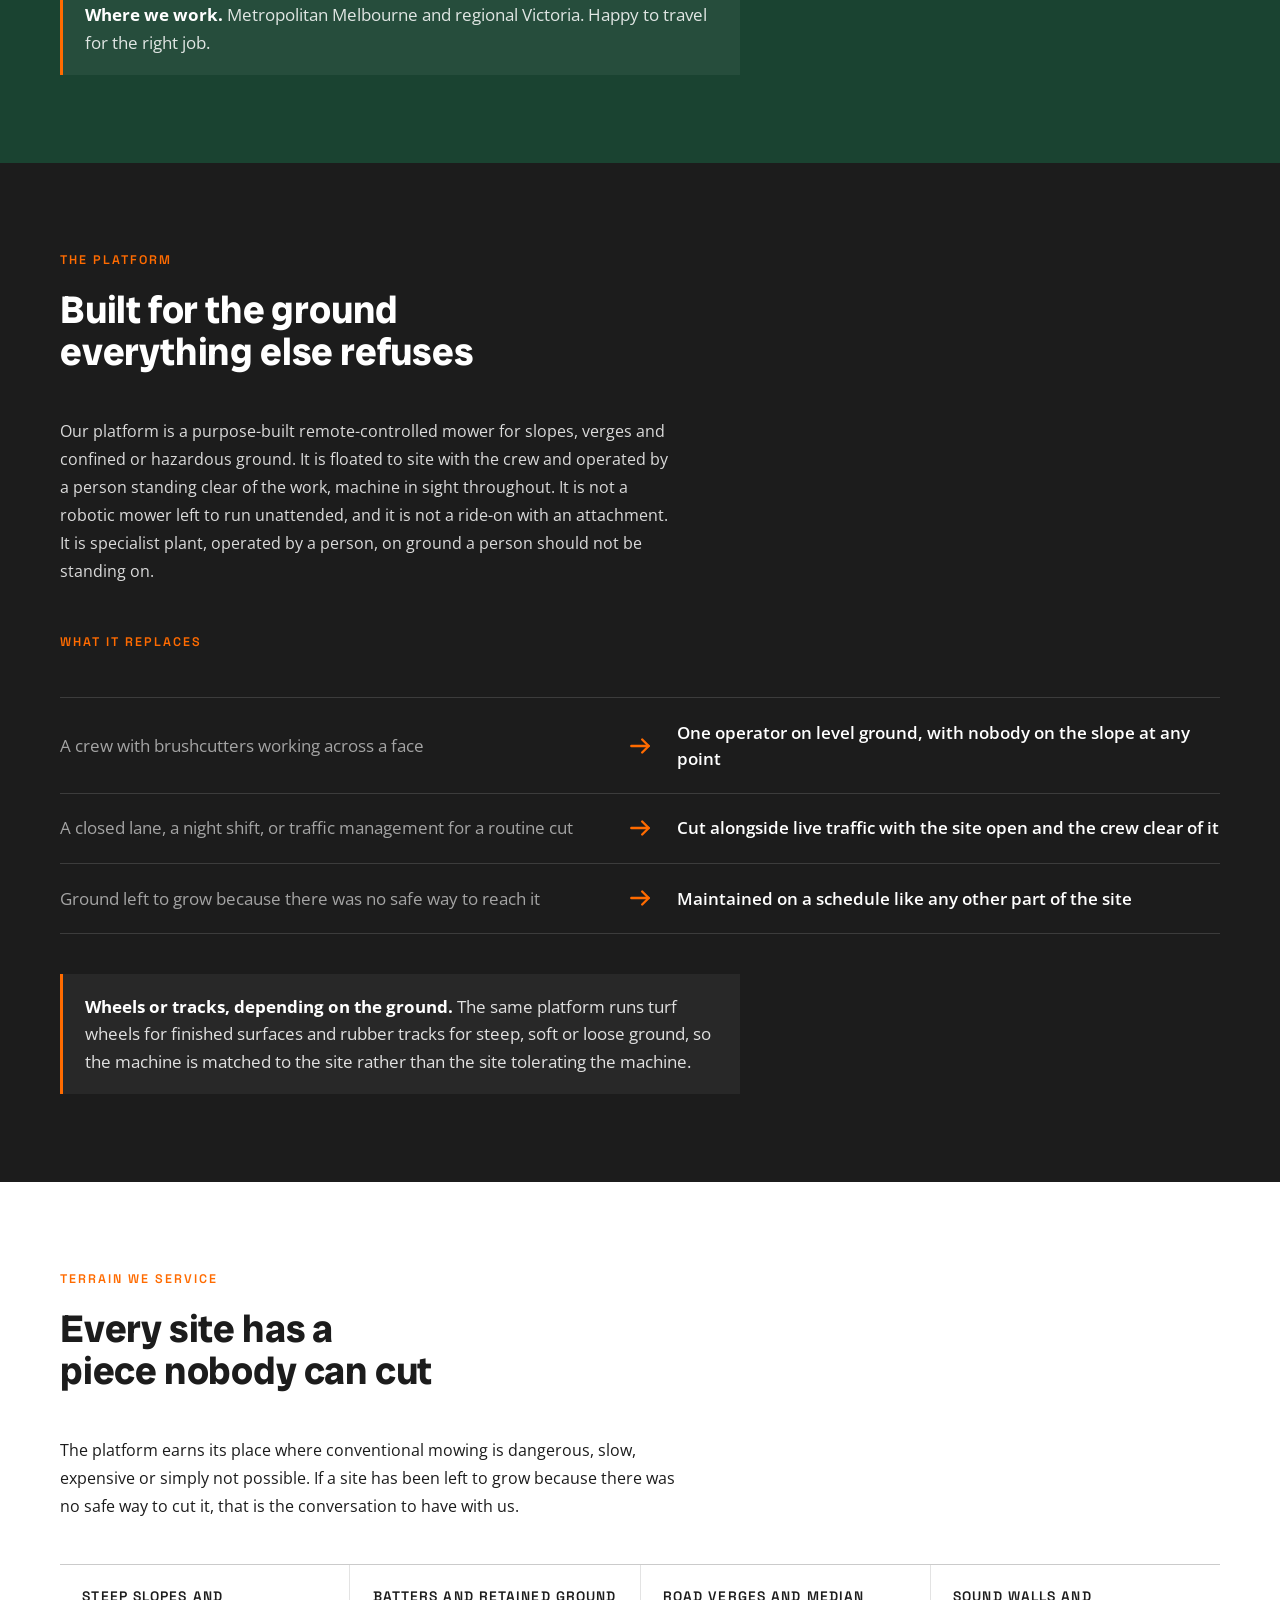
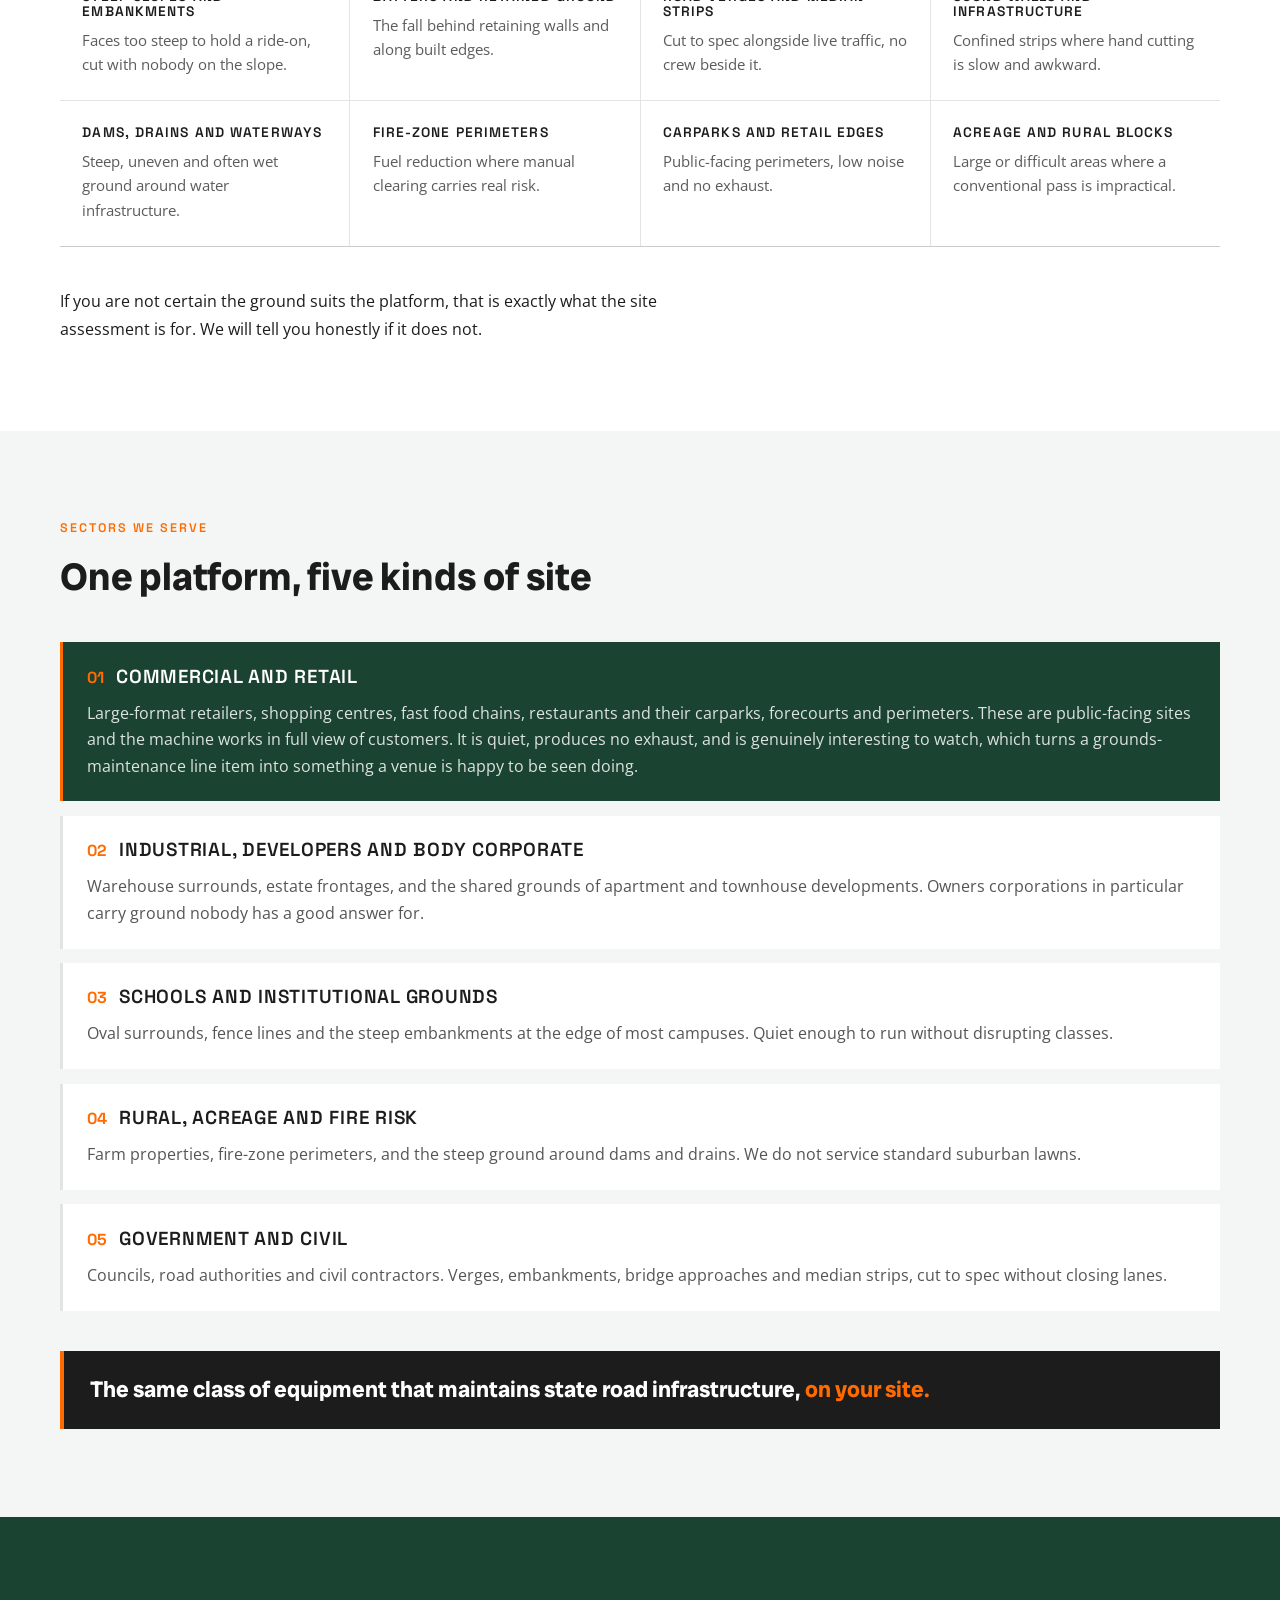
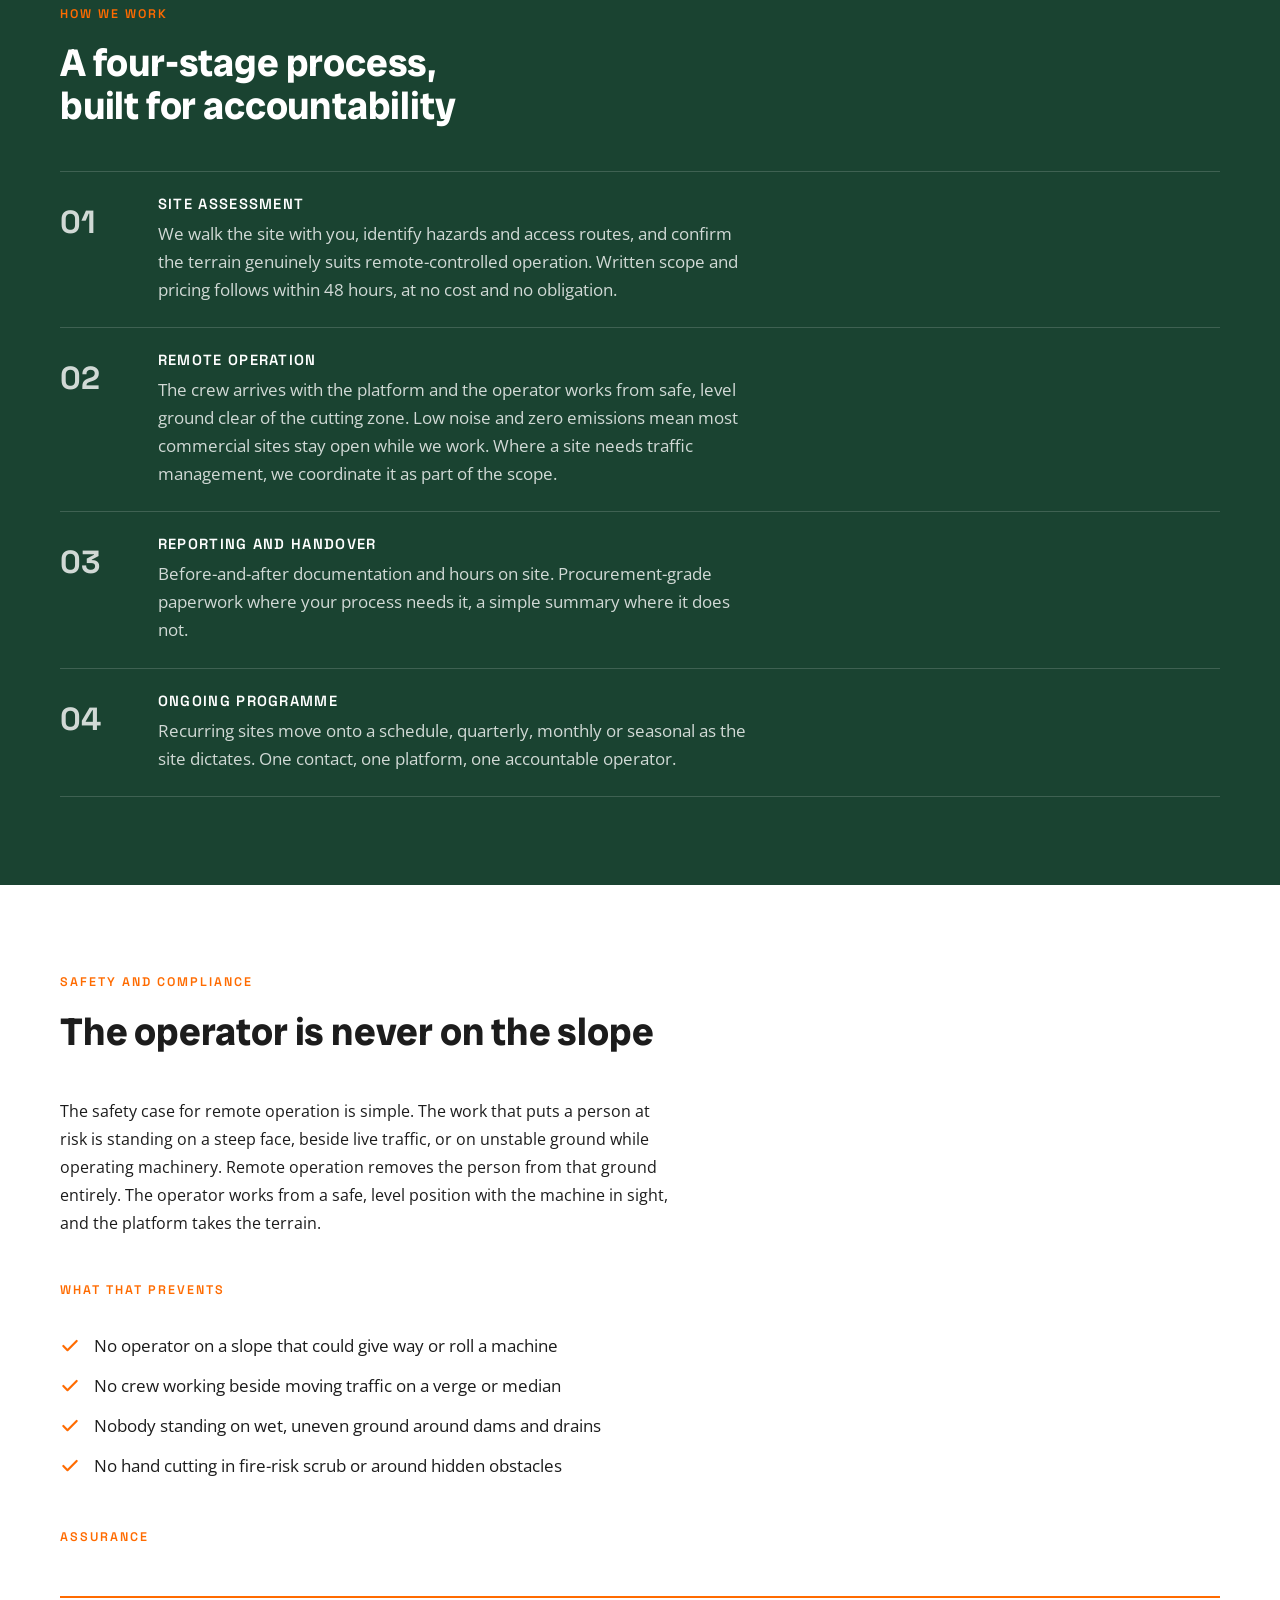
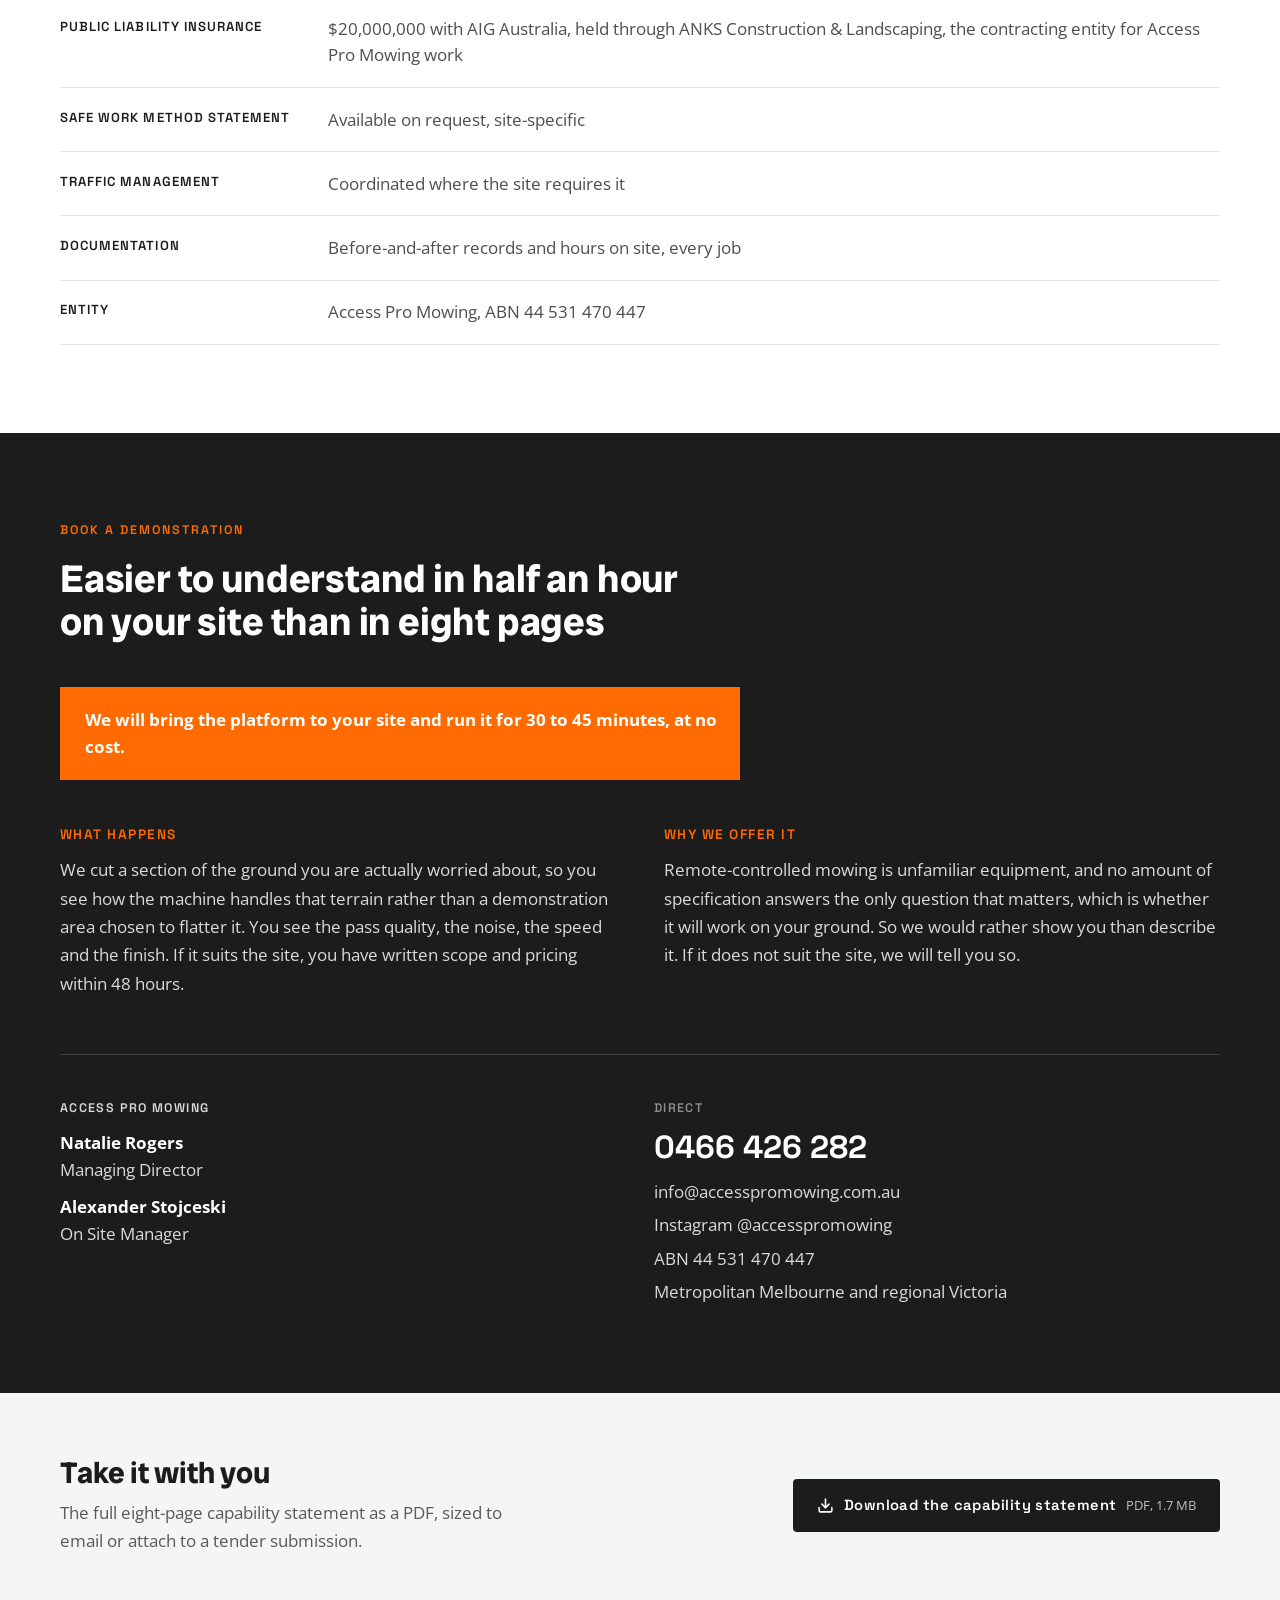
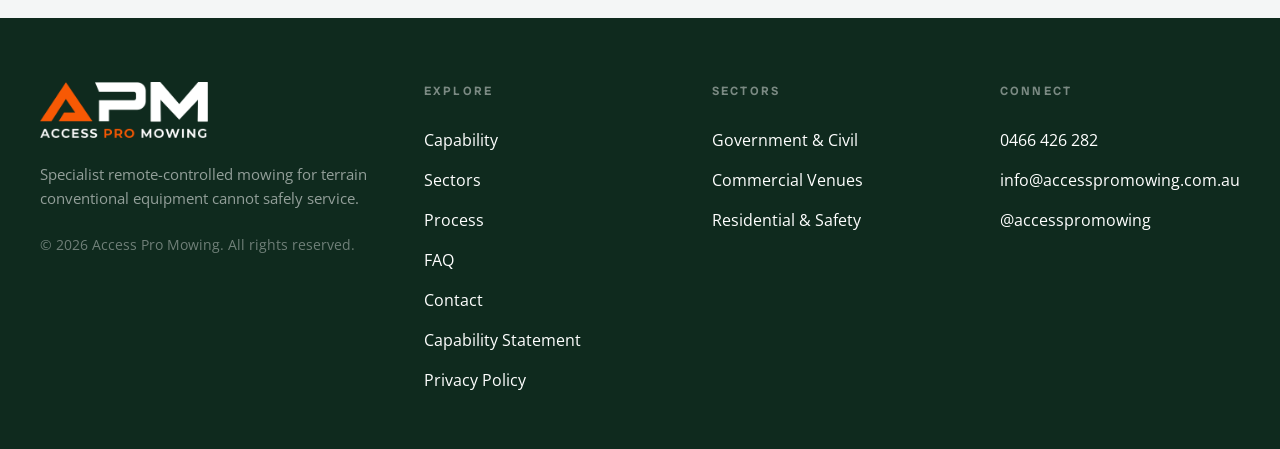
<file: capability-statement.html>
<!DOCTYPE html>
<html lang="en">
<head>
<meta charset="UTF-8" />
<meta name="viewport" content="width=device-width, initial-scale=1.0" />
<meta name="description" content="Remote-controlled mowing for slopes to 60 degrees, verges and batters in Melbourne and regional Victoria. Free 30 to 45 minute on-site demonstration." />
<meta name="robots" content="index, follow" />
<link rel="canonical" href="https://accesspromowing.com.au/capability-statement" />
<meta property="og:title" content="Capability Statement | Access Pro Mowing" />
<meta property="og:description" content="Specialist remote-controlled mowing for slopes, verges and difficult terrain. Read the full capability statement or download the PDF." />
<meta property="og:type" content="website" />
<meta property="og:url" content="https://accesspromowing.com.au/capability-statement" />
<meta property="og:image" content="https://accesspromowing.com.au/assets/brand/og-image.jpg" />
<meta property="og:image:width" content="1200" />
<meta property="og:image:height" content="630" />
<meta property="og:image:alt" content="Access Pro Mowing remote-controlled mower working a steep roadside embankment" />
<meta name="twitter:card" content="summary_large_image" />
<meta name="twitter:title" content="Capability Statement | Access Pro Mowing" />
<meta name="twitter:description" content="Specialist remote-controlled mowing for slopes, verges and difficult terrain. Read the full capability statement or download the PDF." />
<meta name="twitter:image" content="https://accesspromowing.com.au/assets/brand/og-image.jpg" />
<title>Capability Statement | Access Pro Mowing</title>

<link rel="icon" href="assets/brand/favicon.ico" sizes="any" />
<link rel="icon" type="image/png" sizes="32x32" href="assets/brand/favicon-32x32.png" />
<link rel="icon" type="image/png" sizes="16x16" href="assets/brand/favicon-16x16.png" />
<link rel="apple-touch-icon" href="assets/brand/apple-touch-icon.png" />
<link rel="manifest" href="assets/brand/site.webmanifest" />
<meta name="theme-color" content="#1A4331" />

<link rel="preconnect" href="https://fonts.googleapis.com" />
<link rel="preconnect" href="https://fonts.gstatic.com" crossorigin />
<link href="https://fonts.googleapis.com/css2?family=Radio+Canada+Big:wght@400;500;600;700&family=Open+Sans:wght@400;500;600;700&family=Space+Grotesk:wght@500;600;700&display=swap" rel="stylesheet" />

<link rel="stylesheet" href="styles.css" />

<script type="application/ld+json">
{
  "@context": "https://schema.org",
  "@type": "WebPage",
  "name": "Capability Statement",
  "url": "https://accesspromowing.com.au/capability-statement",
  "description": "Access Pro Mowing capability statement. Remote-controlled mowing for slopes to 60 degrees, road verges, batters and difficult terrain across metropolitan Melbourne and regional Victoria.",
  "publisher": {
    "@type": "LocalBusiness",
    "name": "Access Pro Mowing",
    "telephone": "+61466426282",
    "email": "info@accesspromowing.com.au",
    "areaServed": ["Victoria", "Melbourne", "Regional Victoria"]
  }
}
</script>

<style>
  /* Capability statement page - scoped to .cs- prefix so nothing here
     can collide with the homepage cascade. */

  .cs-hero {
    background: var(--charcoal);
    color: var(--white);
    padding-top: calc(var(--header-height) + clamp(2.5rem, 5vw, 4.5rem));
    padding-bottom: clamp(3rem, 6vw, 5rem);
  }
  .cs-hero-inner {
    display: grid;
    gap: clamp(2rem, 4vw, 3.5rem);
    max-width: var(--container-max);
  }
  @media (min-width: 900px) {
    .cs-hero-inner { grid-template-columns: 1.15fr 0.85fr; align-items: center; }
  }
  .cs-eyebrow {
    font-family: var(--font-data);
    font-size: 0.78rem;
    font-weight: 600;
    letter-spacing: 0.16em;
    text-transform: uppercase;
    color: var(--orange);
    margin-bottom: 1.1rem;
  }
  .cs-hero h1 {
    font-size: clamp(2.1rem, 5.2vw, 3.5rem);
    letter-spacing: -0.01em;
    text-wrap: balance;
    margin-bottom: 1.35rem;
  }
  .cs-hero h1 em { font-style: normal; color: var(--orange); }
  .cs-kicker {
    font-family: var(--font-data);
    font-size: 0.95rem;
    font-weight: 600;
    letter-spacing: 0.06em;
    color: var(--silver);
    margin-bottom: 1.35rem;
  }
  .cs-standfirst {
    font-size: 1.06rem;
    line-height: 1.68;
    color: rgba(255, 255, 255, 0.82);
    max-width: 56ch;
  }
  .cs-hero-actions {
    display: flex;
    flex-wrap: wrap;
    gap: 0.9rem;
    margin-top: 2rem;
  }
  .cs-btn {
    display: inline-flex;
    align-items: center;
    gap: 0.6rem;
    padding: 0.95rem 1.5rem;
    border-radius: 4px;
    font-family: var(--font-data);
    font-size: 0.92rem;
    font-weight: 600;
    letter-spacing: 0.03em;
    transition: background 0.2s ease, border-color 0.2s ease, color 0.2s ease;
  }
  .cs-btn-solid { background: var(--orange); color: var(--white); }
  .cs-btn-solid:hover { background: var(--orange-hover); }
  .cs-btn-ghost { border: 1px solid rgba(255, 255, 255, 0.28); color: var(--white); }
  .cs-btn-ghost:hover { border-color: var(--white); background: rgba(255, 255, 255, 0.07); }
  .cs-btn-dark { background: var(--charcoal); color: var(--white); }
  .cs-btn-dark:hover { background: var(--charcoal-soft); }
  .cs-btn-meta {
    font-family: var(--font-body);
    font-size: 0.82rem;
    font-weight: 400;
    letter-spacing: 0;
    opacity: 0.72;
  }
  .cs-hero-media img {
    width: 100%;
    height: auto;
    border-radius: 6px;
  }

  /* Orange demo band */
  .cs-band {
    background: var(--orange);
    color: var(--white);
    padding: clamp(1.4rem, 3vw, 1.9rem) 0;
  }
  .cs-band-inner {
    max-width: var(--container-max);
    display: flex;
    flex-wrap: wrap;
    align-items: baseline;
    gap: 0.35rem 1.1rem;
  }
  .cs-band-lead {
    font-family: var(--font-display);
    font-size: clamp(1.05rem, 2.4vw, 1.4rem);
    font-weight: 700;
    letter-spacing: 0.01em;
  }
  .cs-band-sub { font-size: 0.98rem; color: rgba(255, 255, 255, 0.9); }

  /* Sections */
  .cs-section { padding: clamp(3.5rem, 7vw, 5.5rem) 0; }
  .cs-section-inner { max-width: var(--container-max); }
  .cs-section-dark { background: var(--charcoal); color: var(--white); }
  .cs-section-forest { background: var(--forest); color: var(--white); }
  .cs-section-soft { background: var(--silver-soft); }

  .cs-head { max-width: 62ch; margin-bottom: clamp(2rem, 4vw, 2.75rem); }
  .cs-head h2 {
    font-size: clamp(1.6rem, 3.6vw, 2.4rem);
    letter-spacing: -0.005em;
    text-wrap: balance;
  }
  .cs-section-dark .cs-eyebrow,
  .cs-section-forest .cs-eyebrow { color: var(--orange); }
  .cs-body { max-width: 62ch; display: flex; flex-direction: column; gap: 1.1rem; }
  .cs-body p { font-size: 1.02rem; line-height: 1.72; }
  .cs-section-dark .cs-body p,
  .cs-section-forest .cs-body p { color: rgba(255, 255, 255, 0.84); }

  /* Stat bar */
  .cs-stats {
    display: grid;
    grid-template-columns: repeat(2, minmax(0, 1fr));
    gap: 1px;
    background: rgba(255, 255, 255, 0.14);
    border: 1px solid rgba(255, 255, 255, 0.14);
    margin-top: clamp(2.25rem, 4vw, 3rem);
  }
  @media (min-width: 900px) { .cs-stats { grid-template-columns: repeat(4, minmax(0, 1fr)); } }
  .cs-stat { background: var(--forest); padding: 1.6rem 1.35rem; }
  .cs-stat-figure {
    font-family: var(--font-data);
    font-size: clamp(2.1rem, 4.4vw, 2.7rem);
    font-weight: 700;
    line-height: 1;
    color: var(--white);
    display: flex;
    align-items: baseline;
    gap: 0.14em;
  }
  .cs-stat-figure span { font-size: 0.46em; color: var(--orange); }
  .cs-stat-label {
    font-family: var(--font-data);
    font-size: 0.82rem;
    font-weight: 600;
    letter-spacing: 0.1em;
    text-transform: uppercase;
    color: var(--white);
    margin-top: 0.7rem;
  }
  .cs-stat-note {
    font-size: 0.88rem;
    line-height: 1.5;
    color: rgba(255, 255, 255, 0.7);
    margin-top: 0.4rem;
  }

  /* Replaces table */
  .cs-replaces { margin-top: clamp(2rem, 4vw, 2.75rem); display: flex; flex-direction: column; }
  .cs-replace-row {
    display: grid;
    gap: 0.5rem 1.5rem;
    padding: 1.35rem 0;
    border-top: 1px solid rgba(255, 255, 255, 0.14);
    align-items: center;
  }
  .cs-replace-row:last-child { border-bottom: 1px solid rgba(255, 255, 255, 0.14); }
  @media (min-width: 820px) {
    .cs-replace-row { grid-template-columns: 1fr auto 1fr; }
  }
  .cs-replace-from { color: rgba(255, 255, 255, 0.6); line-height: 1.55; }
  .cs-replace-to { color: var(--white); font-weight: 600; line-height: 1.55; }
  .cs-replace-arrow { color: var(--orange); display: flex; }
  @media (max-width: 819px) { .cs-replace-arrow { transform: rotate(90deg); margin: 0.15rem 0; } }

  .cs-note {
    margin-top: clamp(2rem, 4vw, 2.5rem);
    border-left: 3px solid var(--orange);
    background: rgba(255, 255, 255, 0.05);
    padding: 1.2rem 1.4rem;
    max-width: 68ch;
    line-height: 1.65;
    color: rgba(255, 255, 255, 0.86);
  }
  .cs-note strong { color: var(--white); }

  /* Terrain grid */
  .cs-terrain {
    display: grid;
    gap: 1px;
    background: var(--line-dark);
    border-top: 1px solid var(--line-dark);
    border-bottom: 1px solid var(--line-dark);
  }
  @media (min-width: 720px) { .cs-terrain { grid-template-columns: repeat(2, minmax(0, 1fr)); } }
  @media (min-width: 1060px) { .cs-terrain { grid-template-columns: repeat(4, minmax(0, 1fr)); } }
  .cs-terrain-item { background: var(--white); padding: 1.5rem 1.4rem; }
  .cs-terrain-item h3 {
    font-family: var(--font-data);
    font-size: 0.86rem;
    font-weight: 600;
    letter-spacing: 0.08em;
    text-transform: uppercase;
    margin-bottom: 0.55rem;
  }
  .cs-terrain-item p { font-size: 0.94rem; line-height: 1.6; color: rgba(28, 28, 28, 0.72); }

  /* Sector list */
  .cs-sectors { display: flex; flex-direction: column; gap: 0.9rem; }
  .cs-sector {
    background: var(--white);
    border-left: 3px solid var(--line-dark);
    padding: 1.4rem 1.5rem;
  }
  .cs-sector-lead { background: var(--forest); border-left-color: var(--orange); color: var(--white); }
  .cs-sector-head { display: flex; align-items: baseline; gap: 0.75rem; margin-bottom: 0.6rem; }
  .cs-sector-num {
    font-family: var(--font-data);
    font-size: 1rem;
    font-weight: 700;
    color: var(--orange);
  }
  .cs-sector h3 {
    font-family: var(--font-data);
    font-size: clamp(1rem, 2.2vw, 1.18rem);
    font-weight: 600;
    letter-spacing: 0.04em;
    text-transform: uppercase;
  }
  .cs-sector p { font-size: 0.98rem; line-height: 1.68; color: rgba(28, 28, 28, 0.75); }
  .cs-sector-lead p { color: rgba(255, 255, 255, 0.85); }
  .cs-pullquote {
    margin-top: clamp(1.75rem, 3.5vw, 2.5rem);
    background: var(--charcoal);
    border-left: 4px solid var(--orange);
    color: var(--white);
    padding: 1.5rem 1.6rem;
    font-family: var(--font-display);
    font-size: clamp(1.1rem, 2.5vw, 1.4rem);
    font-weight: 700;
    line-height: 1.35;
    text-wrap: balance;
  }
  .cs-pullquote em { font-style: normal; color: var(--orange); }

  /* Process */
  .cs-steps { display: flex; flex-direction: column; }
  .cs-step {
    display: grid;
    gap: 0.35rem 1.6rem;
    padding: 1.5rem 0;
    border-top: 1px solid rgba(255, 255, 255, 0.16);
  }
  .cs-step:last-child { border-bottom: 1px solid rgba(255, 255, 255, 0.16); }
  @media (min-width: 720px) { .cs-step { grid-template-columns: 4.5rem 1fr; align-items: start; } }
  .cs-step-num {
    font-family: var(--font-data);
    font-size: 2rem;
    font-weight: 700;
    line-height: 1;
    color: var(--orange);
  }
  .cs-step h3 {
    font-family: var(--font-data);
    font-size: 0.92rem;
    font-weight: 600;
    letter-spacing: 0.09em;
    text-transform: uppercase;
    margin-bottom: 0.5rem;
  }
  .cs-step p { line-height: 1.68; color: rgba(255, 255, 255, 0.8); max-width: 60ch; }

  /* Safety */
  .cs-prevents { display: flex; flex-direction: column; gap: 0.85rem; margin-top: 2rem; }
  .cs-prevent { display: flex; gap: 0.85rem; align-items: flex-start; line-height: 1.6; }
  .cs-prevent svg { color: var(--orange); flex: none; margin-top: 0.18rem; }
  .cs-assurance { margin-top: clamp(2.25rem, 4vw, 3rem); border-top: 2px solid var(--orange); }
  .cs-assurance-row {
    display: grid;
    gap: 0.35rem 1.75rem;
    padding: 1.15rem 0;
    border-bottom: 1px solid var(--line-dark);
  }
  @media (min-width: 720px) { .cs-assurance-row { grid-template-columns: 15rem 1fr; } }
  .cs-assurance-key {
    font-family: var(--font-data);
    font-size: 0.82rem;
    font-weight: 600;
    letter-spacing: 0.08em;
    text-transform: uppercase;
  }
  .cs-assurance-val { line-height: 1.6; color: rgba(28, 28, 28, 0.78); }

  /* Close */
  .cs-close-grid { display: grid; gap: clamp(2rem, 4vw, 3rem); }
  @media (min-width: 860px) { .cs-close-grid { grid-template-columns: repeat(2, minmax(0, 1fr)); } }
  .cs-close-block h3 {
    font-family: var(--font-data);
    font-size: 0.85rem;
    font-weight: 600;
    letter-spacing: 0.11em;
    text-transform: uppercase;
    color: var(--orange);
    margin-bottom: 0.85rem;
  }
  .cs-close-block p { line-height: 1.72; color: rgba(255, 255, 255, 0.84); }
  .cs-contact {
    margin-top: clamp(2.5rem, 5vw, 3.5rem);
    padding-top: clamp(2rem, 4vw, 2.75rem);
    border-top: 1px solid rgba(255, 255, 255, 0.16);
    display: grid;
    gap: 1.75rem;
  }
  @media (min-width: 720px) { .cs-contact { grid-template-columns: repeat(2, minmax(0, 1fr)); } }
  .cs-contact-label {
    font-family: var(--font-data);
    font-size: 0.78rem;
    font-weight: 600;
    letter-spacing: 0.11em;
    text-transform: uppercase;
    color: rgba(255, 255, 255, 0.5);
    margin-bottom: 0.7rem;
  }
  .cs-people p { line-height: 1.6; color: rgba(255, 255, 255, 0.84); margin-bottom: 0.7rem; }
  .cs-people strong { color: var(--white); display: block; }
  .cs-details { display: flex; flex-direction: column; gap: 0.55rem; }
  .cs-details a, .cs-details span { color: rgba(255, 255, 255, 0.84); line-height: 1.5; }
  .cs-details a:hover { color: var(--orange); }
  .cs-details .cs-phone {
    font-family: var(--font-data);
    font-size: clamp(1.5rem, 3.4vw, 2rem);
    font-weight: 700;
    color: var(--white);
    line-height: 1.1;
    margin-bottom: 0.35rem;
  }

  /* Download strip */
  .cs-download { background: var(--silver-soft); padding: clamp(2.75rem, 5vw, 4rem) 0; }
  .cs-download-inner {
    max-width: var(--container-max);
    display: flex;
    flex-wrap: wrap;
    gap: 1.5rem 2.5rem;
    align-items: center;
    justify-content: space-between;
  }
  .cs-download-text { max-width: 46ch; }
  .cs-download-text h2 { font-size: clamp(1.35rem, 3vw, 1.85rem); margin-bottom: 0.6rem; }
  .cs-download-text p { line-height: 1.65; color: rgba(28, 28, 28, 0.72); }
</style>

  <!-- Google tag (gtag.js) -->
  <script async src="https://www.googletagmanager.com/gtag/js?id=G-BJBHNS3PZJ"></script>
  <script>
    window.dataLayer = window.dataLayer || [];
    function gtag(){dataLayer.push(arguments);}
    gtag('js', new Date());
    gtag('config', 'G-BJBHNS3PZJ');
  </script>
  <!-- Sutera lead events (GA4) -->
  <script>/* SUTERA_LEAD_EVENTS */
  (function(){
    function ev(n, p){ if (typeof window.gtag === 'function') { window.gtag('event', n, Object.assign({transport_type:'beacon'}, p||{})); } }
    document.addEventListener('click', function(e){
      var a = e.target.closest ? e.target.closest('a[href^="tel:"]') : null;
      if (a) ev('click_to_call', { link_url: a.getAttribute('href') });
    }, true);
    document.addEventListener('submit', function(e){
      var f = e.target;
      if (!f || f.tagName !== 'FORM' || f.hasAttribute('data-no-lead')) return;
      var action = f.getAttribute('action') || '';
      var isLead = /formspree/i.test(action) || f.querySelector('input[type="email"], input[type="tel"], textarea');
      if (isLead) ev('generate_lead', { form_id: f.id || f.getAttribute('name') || 'contact' });
    }, true);
  })();
  </script>
</head>
<body>
<a href="#top" class="skip-link">Skip to content</a>

<header class="site-header" id="site-header">
  <div class="header-pill">
    <a href="index.html#top" class="brand" aria-label="Access Pro Mowing - home">
      <img src="assets/brand/apm-logo-full.png" alt="Access Pro Mowing" class="brand-logo" width="804" height="268" />
    </a>

    <nav class="primary-nav" aria-label="Primary">
      <ul>
        <li><a href="index.html#capability">Capability</a></li>
        <li><a href="index.html#sectors">Sectors</a></li>
        <li><a href="index.html#process">Process</a></li>
        <li><a href="index.html#contact">Contact</a></li>
      </ul>
    </nav>

    <div class="header-actions">
      <a href="tel:+61466426282" class="header-direct">0466 426 282</a>
      <a href="index.html#contact" class="header-cta-solid">Request Assessment</a>
    </div>

    <button class="nav-toggle" id="nav-toggle" aria-label="Open menu" aria-expanded="false" aria-controls="mobile-nav">
      <span></span><span></span><span></span>
    </button>
  </div>

  <nav class="mobile-nav" id="mobile-nav" aria-label="Mobile">
    <button class="mobile-nav-close" id="mobile-nav-close" type="button" aria-label="Close menu">
      <svg viewBox="0 0 24 24" width="28" height="28" fill="none" stroke="currentColor" stroke-width="2" stroke-linecap="round" stroke-linejoin="round" aria-hidden="true"><line x1="6" y1="6" x2="18" y2="18"/><line x1="18" y1="6" x2="6" y2="18"/></svg>
    </button>

    <div class="mobile-nav-inner">
      <div class="mobile-nav-primary">
        <p class="mobile-nav-eyebrow">Explore</p>
        <ul>
          <li><a href="index.html#capability">Capability</a></li>
          <li><a href="index.html#sectors">Sectors</a></li>
          <li><a href="index.html#process">Process</a></li>
          <li><a href="index.html#faq">FAQ</a></li>
          <li><a href="index.html#contact">Contact</a></li>
        </ul>
      </div>

      <div class="mobile-nav-footer">
        <div class="mobile-nav-col">
          <p class="mobile-nav-eyebrow">Direct</p>
          <ul>
            <li><a href="tel:+61466426282">0466 426 282</a></li>
            <li><a href="mailto:info@accesspromowing.com.au">Email</a></li>
            <li><a href="index.html#contact">Request Assessment</a></li>
          </ul>
        </div>
        <div class="mobile-nav-col">
          <p class="mobile-nav-eyebrow">Social</p>
          <ul>
            <li><a href="https://www.instagram.com/accesspromowing/" target="_blank" rel="noopener">Instagram</a></li>
          </ul>
        </div>
      </div>
    </div>
  </nav>
</header>

<main id="top">

  <!-- COVER -->
  <section class="cs-hero" aria-label="Capability statement">
    <div class="container cs-hero-inner">
      <div>
        <p class="cs-eyebrow">Capability Statement &middot; 2026</p>
        <h1>Specialist mowing where <em>conventional equipment can't reach</em></h1>
        <p class="cs-kicker">Safer. Faster. Smarter.</p>
        <p class="cs-standfirst">Access Pro Mowing operates remote-controlled mowing platforms for terrain conventional equipment cannot safely or efficiently service. The same class of equipment Australian road authorities use, now available wherever the terrain demands it.</p>

        <div class="cs-hero-actions">
          <a href="assets/access-pro-mowing-capability-statement.pdf" class="cs-btn cs-btn-solid" download>
            <svg viewBox="0 0 24 24" width="17" height="17" fill="none" stroke="currentColor" stroke-width="2.2" stroke-linecap="round" stroke-linejoin="round" aria-hidden="true"><path d="M21 15v4a2 2 0 0 1-2 2H5a2 2 0 0 1-2-2v-4"/><polyline points="7 10 12 15 17 10"/><line x1="12" y1="15" x2="12" y2="3"/></svg>
            Download the PDF
            <span class="cs-btn-meta">1.7&nbsp;MB</span>
          </a>
          <a href="index.html#contact" class="cs-btn cs-btn-ghost">Book a demonstration</a>
        </div>
      </div>

      <div class="cs-hero-media">
        <img src="assets/mower-roadside-embankment.jpg" alt="Remote-controlled mowing platform working a steep roadside embankment" width="1200" height="800" loading="eager" />
      </div>
    </div>
  </section>

  <div class="cs-band">
    <div class="container cs-band-inner">
      <p class="cs-band-lead">Free on-site demonstration.</p>
      <p class="cs-band-sub">30 to 45 minutes on your own ground. No cost, no obligation.</p>
    </div>
  </div>

  <!-- WHAT WE DO -->
  <section class="cs-section cs-section-forest" aria-labelledby="cs-what">
    <div class="container cs-section-inner">
      <div class="cs-head">
        <p class="cs-eyebrow">What we do</p>
        <h2 id="cs-what">Specialist capability, without the specialist contract</h2>
      </div>

      <div class="cs-body">
        <p>Some ground defeats ordinary mowing. Slopes too steep to put a ride-on on. Verges beside live traffic. Embankments, batters, and the fall around a dam or a drain. Until recently the equipment built for that work sat almost entirely with road authorities and their contractors, which put it out of reach for everyone else.</p>
        <p>We operate that class of equipment as a service. The platform is controlled remotely, so the operator stays clear of the slope, the traffic and the unstable ground while the machine does the work. What changes is not the finish. It is who has to stand on the slope to get it.</p>
      </div>

      <div class="cs-stats">
        <div class="cs-stat">
          <p class="cs-stat-figure">60<span>&deg;</span></p>
          <p class="cs-stat-label">Maximum slope</p>
          <p class="cs-stat-note">Where ride-ons cannot safely operate</p>
        </div>
        <div class="cs-stat">
          <p class="cs-stat-figure">3<span>&times;</span></p>
          <p class="cs-stat-label">Faster</p>
          <p class="cs-stat-note">Than manual methods on difficult terrain</p>
        </div>
        <div class="cs-stat">
          <p class="cs-stat-figure">100<span>%</span></p>
          <p class="cs-stat-label">Remote</p>
          <p class="cs-stat-note">Operator stays clear of the work zone</p>
        </div>
        <div class="cs-stat">
          <p class="cs-stat-figure">0</p>
          <p class="cs-stat-label">Emissions</p>
          <p class="cs-stat-note">Fully electric, and quiet with it</p>
        </div>
      </div>

      <div class="cs-note">
        <strong>Where we work.</strong> Metropolitan Melbourne and regional Victoria. Happy to travel for the right job.
      </div>
    </div>
  </section>

  <!-- THE PLATFORM -->
  <section class="cs-section cs-section-dark" aria-labelledby="cs-platform">
    <div class="container cs-section-inner">
      <div class="cs-head">
        <p class="cs-eyebrow">The platform</p>
        <h2 id="cs-platform">Built for the ground everything else refuses</h2>
      </div>

      <div class="cs-body">
        <p>Our platform is a purpose-built remote-controlled mower for slopes, verges and confined or hazardous ground. It is floated to site with the crew and operated by a person standing clear of the work, machine in sight throughout. It is not a robotic mower left to run unattended, and it is not a ride-on with an attachment. It is specialist plant, operated by a person, on ground a person should not be standing on.</p>
      </div>

      <p class="cs-eyebrow" style="margin-top: clamp(2.25rem, 4vw, 3rem); margin-bottom: 0;">What it replaces</p>

      <div class="cs-replaces">
        <div class="cs-replace-row">
          <p class="cs-replace-from">A crew with brushcutters working across a face</p>
          <span class="cs-replace-arrow" aria-hidden="true"><svg viewBox="0 0 24 24" width="26" height="26" fill="none" stroke="currentColor" stroke-width="2.2" stroke-linecap="round" stroke-linejoin="round"><line x1="4" y1="12" x2="20" y2="12"/><polyline points="14 6 20 12 14 18"/></svg></span>
          <p class="cs-replace-to">One operator on level ground, with nobody on the slope at any point</p>
        </div>
        <div class="cs-replace-row">
          <p class="cs-replace-from">A closed lane, a night shift, or traffic management for a routine cut</p>
          <span class="cs-replace-arrow" aria-hidden="true"><svg viewBox="0 0 24 24" width="26" height="26" fill="none" stroke="currentColor" stroke-width="2.2" stroke-linecap="round" stroke-linejoin="round"><line x1="4" y1="12" x2="20" y2="12"/><polyline points="14 6 20 12 14 18"/></svg></span>
          <p class="cs-replace-to">Cut alongside live traffic with the site open and the crew clear of it</p>
        </div>
        <div class="cs-replace-row">
          <p class="cs-replace-from">Ground left to grow because there was no safe way to reach it</p>
          <span class="cs-replace-arrow" aria-hidden="true"><svg viewBox="0 0 24 24" width="26" height="26" fill="none" stroke="currentColor" stroke-width="2.2" stroke-linecap="round" stroke-linejoin="round"><line x1="4" y1="12" x2="20" y2="12"/><polyline points="14 6 20 12 14 18"/></svg></span>
          <p class="cs-replace-to">Maintained on a schedule like any other part of the site</p>
        </div>
      </div>

      <div class="cs-note">
        <strong>Wheels or tracks, depending on the ground.</strong> The same platform runs turf wheels for finished surfaces and rubber tracks for steep, soft or loose ground, so the machine is matched to the site rather than the site tolerating the machine.
      </div>
    </div>
  </section>

  <!-- TERRAIN -->
  <section class="cs-section" aria-labelledby="cs-terrain">
    <div class="container cs-section-inner">
      <div class="cs-head">
        <p class="cs-eyebrow">Terrain we service</p>
        <h2 id="cs-terrain">Every site has a piece nobody can cut</h2>
      </div>

      <div class="cs-body" style="margin-bottom: clamp(2rem, 4vw, 2.75rem);">
        <p>The platform earns its place where conventional mowing is dangerous, slow, expensive or simply not possible. If a site has been left to grow because there was no safe way to cut it, that is the conversation to have with us.</p>
      </div>

      <div class="cs-terrain">
        <div class="cs-terrain-item">
          <h3>Steep slopes and embankments</h3>
          <p>Faces too steep to hold a ride-on, cut with nobody on the slope.</p>
        </div>
        <div class="cs-terrain-item">
          <h3>Batters and retained ground</h3>
          <p>The fall behind retaining walls and along built edges.</p>
        </div>
        <div class="cs-terrain-item">
          <h3>Road verges and median strips</h3>
          <p>Cut to spec alongside live traffic, no crew beside it.</p>
        </div>
        <div class="cs-terrain-item">
          <h3>Sound walls and infrastructure</h3>
          <p>Confined strips where hand cutting is slow and awkward.</p>
        </div>
        <div class="cs-terrain-item">
          <h3>Dams, drains and waterways</h3>
          <p>Steep, uneven and often wet ground around water infrastructure.</p>
        </div>
        <div class="cs-terrain-item">
          <h3>Fire-zone perimeters</h3>
          <p>Fuel reduction where manual clearing carries real risk.</p>
        </div>
        <div class="cs-terrain-item">
          <h3>Carparks and retail edges</h3>
          <p>Public-facing perimeters, low noise and no exhaust.</p>
        </div>
        <div class="cs-terrain-item">
          <h3>Acreage and rural blocks</h3>
          <p>Large or difficult areas where a conventional pass is impractical.</p>
        </div>
      </div>

      <div class="cs-body" style="margin-top: clamp(2rem, 4vw, 2.5rem);">
        <p>If you are not certain the ground suits the platform, that is exactly what the site assessment is for. We will tell you honestly if it does not.</p>
      </div>
    </div>
  </section>

  <!-- SECTORS -->
  <section class="cs-section cs-section-soft" aria-labelledby="cs-sectors">
    <div class="container cs-section-inner">
      <div class="cs-head">
        <p class="cs-eyebrow">Sectors we serve</p>
        <h2 id="cs-sectors">One platform, five kinds of site</h2>
      </div>

      <div class="cs-sectors">
        <article class="cs-sector cs-sector-lead">
          <div class="cs-sector-head">
            <span class="cs-sector-num">01</span>
            <h3>Commercial and retail</h3>
          </div>
          <p>Large-format retailers, shopping centres, fast food chains, restaurants and their carparks, forecourts and perimeters. These are public-facing sites and the machine works in full view of customers. It is quiet, produces no exhaust, and is genuinely interesting to watch, which turns a grounds-maintenance line item into something a venue is happy to be seen doing.</p>
        </article>

        <article class="cs-sector">
          <div class="cs-sector-head">
            <span class="cs-sector-num">02</span>
            <h3>Industrial, developers and body corporate</h3>
          </div>
          <p>Warehouse surrounds, estate frontages, and the shared grounds of apartment and townhouse developments. Owners corporations in particular carry ground nobody has a good answer for.</p>
        </article>

        <article class="cs-sector">
          <div class="cs-sector-head">
            <span class="cs-sector-num">03</span>
            <h3>Schools and institutional grounds</h3>
          </div>
          <p>Oval surrounds, fence lines and the steep embankments at the edge of most campuses. Quiet enough to run without disrupting classes.</p>
        </article>

        <article class="cs-sector">
          <div class="cs-sector-head">
            <span class="cs-sector-num">04</span>
            <h3>Rural, acreage and fire risk</h3>
          </div>
          <p>Farm properties, fire-zone perimeters, and the steep ground around dams and drains. We do not service standard suburban lawns.</p>
        </article>

        <article class="cs-sector">
          <div class="cs-sector-head">
            <span class="cs-sector-num">05</span>
            <h3>Government and civil</h3>
          </div>
          <p>Councils, road authorities and civil contractors. Verges, embankments, bridge approaches and median strips, cut to spec without closing lanes.</p>
        </article>
      </div>

      <p class="cs-pullquote">The same class of equipment that maintains state road infrastructure, <em>on your site.</em></p>
    </div>
  </section>

  <!-- HOW WE WORK -->
  <section class="cs-section cs-section-forest" aria-labelledby="cs-process">
    <div class="container cs-section-inner">
      <div class="cs-head">
        <p class="cs-eyebrow">How we work</p>
        <h2 id="cs-process">A four-stage process, built for accountability</h2>
      </div>

      <div class="cs-steps">
        <div class="cs-step">
          <p class="cs-step-num">01</p>
          <div>
            <h3>Site assessment</h3>
            <p>We walk the site with you, identify hazards and access routes, and confirm the terrain genuinely suits remote-controlled operation. Written scope and pricing follows within 48 hours, at no cost and no obligation.</p>
          </div>
        </div>
        <div class="cs-step">
          <p class="cs-step-num">02</p>
          <div>
            <h3>Remote operation</h3>
            <p>The crew arrives with the platform and the operator works from safe, level ground clear of the cutting zone. Low noise and zero emissions mean most commercial sites stay open while we work. Where a site needs traffic management, we coordinate it as part of the scope.</p>
          </div>
        </div>
        <div class="cs-step">
          <p class="cs-step-num">03</p>
          <div>
            <h3>Reporting and handover</h3>
            <p>Before-and-after documentation and hours on site. Procurement-grade paperwork where your process needs it, a simple summary where it does not.</p>
          </div>
        </div>
        <div class="cs-step">
          <p class="cs-step-num">04</p>
          <div>
            <h3>Ongoing programme</h3>
            <p>Recurring sites move onto a schedule, quarterly, monthly or seasonal as the site dictates. One contact, one platform, one accountable operator.</p>
          </div>
        </div>
      </div>
    </div>
  </section>

  <!-- SAFETY -->
  <section class="cs-section" aria-labelledby="cs-safety">
    <div class="container cs-section-inner">
      <div class="cs-head">
        <p class="cs-eyebrow">Safety and compliance</p>
        <h2 id="cs-safety">The operator is never on the slope</h2>
      </div>

      <div class="cs-body">
        <p>The safety case for remote operation is simple. The work that puts a person at risk is standing on a steep face, beside live traffic, or on unstable ground while operating machinery. Remote operation removes the person from that ground entirely. The operator works from a safe, level position with the machine in sight, and the platform takes the terrain.</p>
      </div>

      <p class="cs-eyebrow" style="margin-top: clamp(2.25rem, 4vw, 2.75rem); margin-bottom: 0;">What that prevents</p>
      <div class="cs-prevents">
        <p class="cs-prevent"><svg viewBox="0 0 24 24" width="20" height="20" fill="none" stroke="currentColor" stroke-width="2.6" stroke-linecap="round" stroke-linejoin="round" aria-hidden="true"><polyline points="20 6 9 17 4 12"/></svg>No operator on a slope that could give way or roll a machine</p>
        <p class="cs-prevent"><svg viewBox="0 0 24 24" width="20" height="20" fill="none" stroke="currentColor" stroke-width="2.6" stroke-linecap="round" stroke-linejoin="round" aria-hidden="true"><polyline points="20 6 9 17 4 12"/></svg>No crew working beside moving traffic on a verge or median</p>
        <p class="cs-prevent"><svg viewBox="0 0 24 24" width="20" height="20" fill="none" stroke="currentColor" stroke-width="2.6" stroke-linecap="round" stroke-linejoin="round" aria-hidden="true"><polyline points="20 6 9 17 4 12"/></svg>Nobody standing on wet, uneven ground around dams and drains</p>
        <p class="cs-prevent"><svg viewBox="0 0 24 24" width="20" height="20" fill="none" stroke="currentColor" stroke-width="2.6" stroke-linecap="round" stroke-linejoin="round" aria-hidden="true"><polyline points="20 6 9 17 4 12"/></svg>No hand cutting in fire-risk scrub or around hidden obstacles</p>
      </div>

      <p class="cs-eyebrow" style="margin-top: clamp(2.25rem, 4vw, 3rem); margin-bottom: 0; color: var(--orange);">Assurance</p>
      <div class="cs-assurance">
        <div class="cs-assurance-row">
          <p class="cs-assurance-key">Public liability insurance</p>
          <p class="cs-assurance-val">$20,000,000 with AIG Australia, held through ANKS Construction &amp; Landscaping, the contracting entity for Access Pro Mowing work</p>
        </div>
        <div class="cs-assurance-row">
          <p class="cs-assurance-key">Safe Work Method Statement</p>
          <p class="cs-assurance-val">Available on request, site-specific</p>
        </div>
        <div class="cs-assurance-row">
          <p class="cs-assurance-key">Traffic management</p>
          <p class="cs-assurance-val">Coordinated where the site requires it</p>
        </div>
        <div class="cs-assurance-row">
          <p class="cs-assurance-key">Documentation</p>
          <p class="cs-assurance-val">Before-and-after records and hours on site, every job</p>
        </div>
        <div class="cs-assurance-row">
          <p class="cs-assurance-key">Entity</p>
          <p class="cs-assurance-val">Access Pro Mowing, ABN 44 531 470 447</p>
        </div>
      </div>
    </div>
  </section>

  <!-- CLOSE -->
  <section class="cs-section cs-section-dark" aria-labelledby="cs-demo">
    <div class="container cs-section-inner">
      <div class="cs-head">
        <p class="cs-eyebrow">Book a demonstration</p>
        <h2 id="cs-demo">Easier to understand in half an hour on your site than in eight pages</h2>
      </div>

      <div class="cs-note" style="margin-top: 0; border-left-color: var(--orange); background: var(--orange); color: var(--white);">
        <strong>We will bring the platform to your site and run it for 30 to 45 minutes, at no cost.</strong>
      </div>

      <div class="cs-close-grid" style="margin-top: clamp(2.25rem, 4vw, 3rem);">
        <div class="cs-close-block">
          <h3>What happens</h3>
          <p>We cut a section of the ground you are actually worried about, so you see how the machine handles that terrain rather than a demonstration area chosen to flatter it. You see the pass quality, the noise, the speed and the finish. If it suits the site, you have written scope and pricing within 48 hours.</p>
        </div>
        <div class="cs-close-block">
          <h3>Why we offer it</h3>
          <p>Remote-controlled mowing is unfamiliar equipment, and no amount of specification answers the only question that matters, which is whether it will work on your ground. So we would rather show you than describe it. If it does not suit the site, we will tell you so.</p>
        </div>
      </div>

      <div class="cs-contact">
        <div class="cs-people">
          <p class="cs-contact-label">Access Pro Mowing</p>
          <p><strong>Natalie Rogers</strong>Managing Director</p>
          <p><strong>Alexander Stojceski</strong>On Site Manager</p>
        </div>
        <div>
          <p class="cs-contact-label">Direct</p>
          <div class="cs-details">
            <a href="tel:+61466426282" class="cs-phone">0466 426 282</a>
            <a href="mailto:info@accesspromowing.com.au">info@accesspromowing.com.au</a>
            <a href="https://www.instagram.com/accesspromowing/" target="_blank" rel="noopener">Instagram @accesspromowing</a>
            <span>ABN 44 531 470 447</span>
            <span>Metropolitan Melbourne and regional Victoria</span>
          </div>
        </div>
      </div>
    </div>
  </section>

  <!-- DOWNLOAD -->
  <section class="cs-download" aria-labelledby="cs-download">
    <div class="container cs-download-inner">
      <div class="cs-download-text">
        <h2 id="cs-download">Take it with you</h2>
        <p>The full eight-page capability statement as a PDF, sized to email or attach to a tender submission.</p>
      </div>
      <a href="assets/access-pro-mowing-capability-statement.pdf" class="cs-btn cs-btn-dark" download>
        <svg viewBox="0 0 24 24" width="17" height="17" fill="none" stroke="currentColor" stroke-width="2.2" stroke-linecap="round" stroke-linejoin="round" aria-hidden="true"><path d="M21 15v4a2 2 0 0 1-2 2H5a2 2 0 0 1-2-2v-4"/><polyline points="7 10 12 15 17 10"/><line x1="12" y1="15" x2="12" y2="3"/></svg>
        Download the capability statement
        <span class="cs-btn-meta">PDF, 1.7&nbsp;MB</span>
      </a>
    </div>
  </section>

</main>

<footer class="site-footer">
  <div class="container footer-grid">
    <div class="footer-brand">
      <img src="assets/brand/apm-logo-full.png" alt="Access Pro Mowing" class="footer-logo" width="804" height="268" />
      <p class="footer-tag">Specialist remote-controlled mowing for terrain conventional equipment cannot safely service.</p>
      <p class="footer-copy">&copy; <span id="year">2026</span> Access Pro Mowing. All rights reserved.</p>
    </div>

    <div class="footer-col">
      <p class="footer-col-label">Explore</p>
      <a href="index.html#capability">Capability</a>
      <a href="index.html#sectors">Sectors</a>
      <a href="index.html#process">Process</a>
      <a href="index.html#faq">FAQ</a>
      <a href="index.html#contact">Contact</a>
      <a href="capability-statement">Capability Statement</a>
      <a href="privacy">Privacy Policy</a>
    </div>

    <div class="footer-col">
      <p class="footer-col-label">Sectors</p>
      <a href="index.html#sectors">Government &amp; Civil</a>
      <a href="index.html#sectors">Commercial Venues</a>
      <a href="index.html#sectors">Residential &amp; Safety</a>
    </div>

    <div class="footer-col">
      <p class="footer-col-label">Connect</p>
      <a href="tel:+61466426282">0466 426 282</a>
      <a href="mailto:info@accesspromowing.com.au">info@accesspromowing.com.au</a>
      <a href="https://www.instagram.com/accesspromowing/" target="_blank" rel="noopener">@accesspromowing</a>
    </div>
  </div>
</footer>

<script src="script.js"></script>
</body>
</html>
</file>
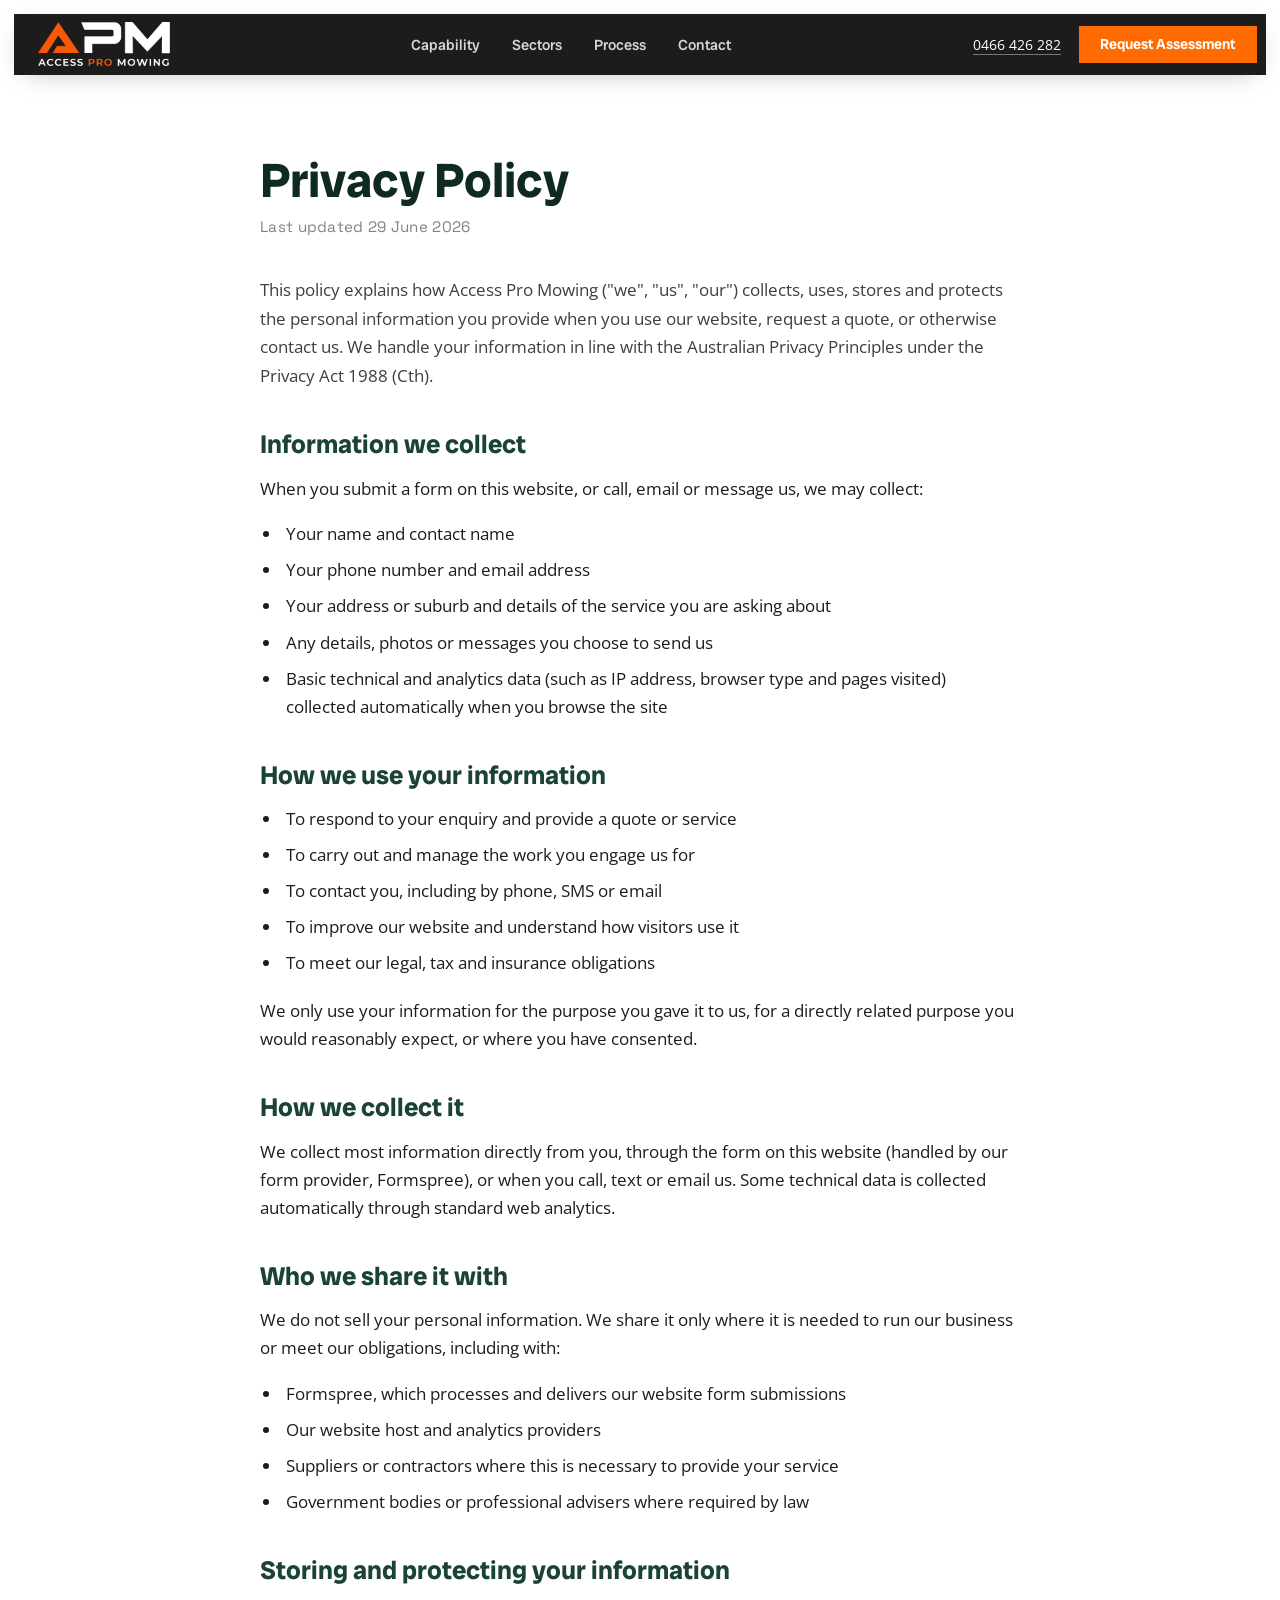
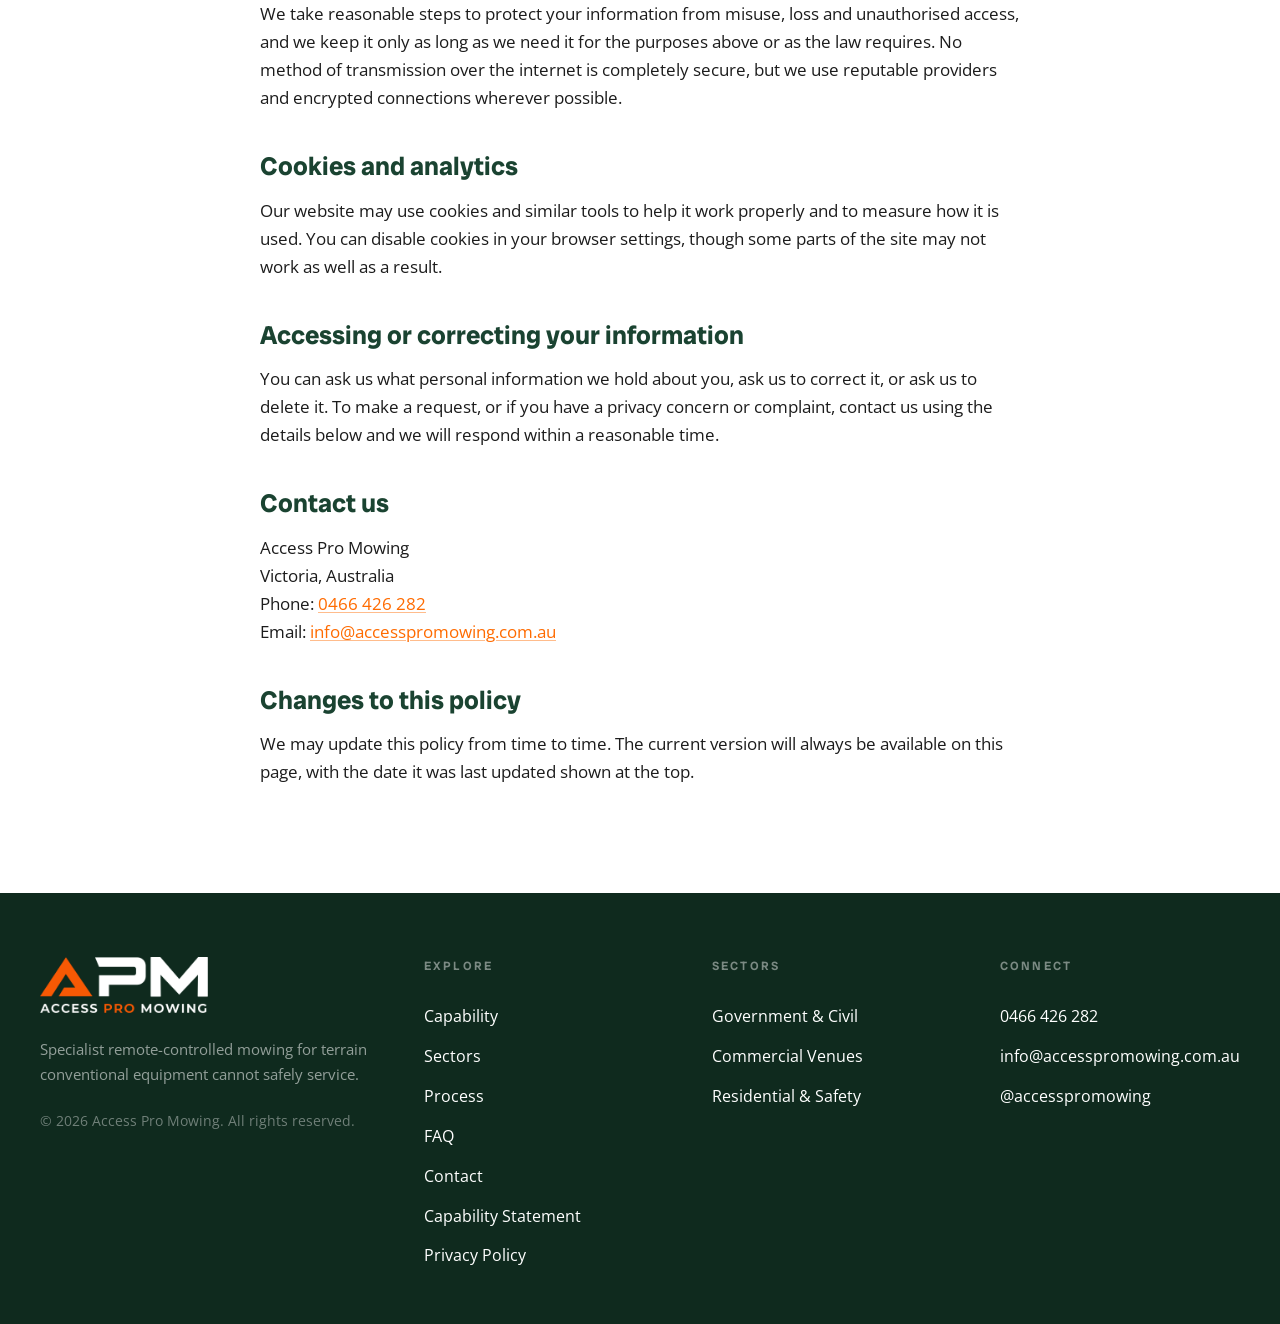
<file: privacy.html>
<!DOCTYPE html>
<html lang="en">
<head>
<meta charset="UTF-8" />
<meta name="viewport" content="width=device-width, initial-scale=1.0" />
<meta name="description" content="How Access Pro Mowing collects, uses, stores and protects personal information you provide when you request a quote or contact us, under the Privacy Act 1988." />
<meta name="robots" content="index, follow" />
<link rel="canonical" href="https://accesspromowing.com.au/privacy" />
<meta property="og:title" content="Privacy Policy | Access Pro Mowing" />
<meta property="og:description" content="How Access Pro Mowing collects, uses, stores and protects the personal information you provide, in line with the Australian Privacy Principles." />
<meta property="og:type" content="website" />
<meta property="og:url" content="https://accesspromowing.com.au/privacy" />
<meta property="og:image" content="https://accesspromowing.com.au/assets/brand/og-image.jpg" />
<meta property="og:image:width" content="1200" />
<meta property="og:image:height" content="630" />
<meta property="og:image:alt" content="Access Pro Mowing remote-controlled mower working a steep roadside embankment" />
<meta name="twitter:card" content="summary_large_image" />
<meta name="twitter:title" content="Privacy Policy | Access Pro Mowing" />
<meta name="twitter:description" content="How Access Pro Mowing collects, uses, stores and protects the personal information you provide, in line with the Australian Privacy Principles." />
<meta name="twitter:image" content="https://accesspromowing.com.au/assets/brand/og-image.jpg" />
<title>Privacy Policy - How Access Pro Mowing Handles Your Details</title>

<link rel="icon" href="assets/brand/favicon.ico" sizes="any" />
<link rel="icon" type="image/png" sizes="32x32" href="assets/brand/favicon-32x32.png" />
<link rel="icon" type="image/png" sizes="16x16" href="assets/brand/favicon-16x16.png" />
<link rel="apple-touch-icon" href="assets/brand/apple-touch-icon.png" />
<link rel="manifest" href="assets/brand/site.webmanifest" />
<meta name="theme-color" content="#1A4331" />

<link rel="preconnect" href="https://fonts.googleapis.com" />
<link rel="preconnect" href="https://fonts.gstatic.com" crossorigin />
<link href="https://fonts.googleapis.com/css2?family=Radio+Canada+Big:wght@400;500;600;700&family=Open+Sans:wght@400;500;600;700&family=Space+Grotesk:wght@500;600;700&display=swap" rel="stylesheet" />

<link rel="stylesheet" href="styles.css" />

<script type="application/ld+json">
{
  "@context": "https://schema.org",
  "@type": "WebPage",
  "name": "Privacy Policy",
  "url": "https://accesspromowing.com.au/privacy",
  "description": "How Access Pro Mowing collects, uses, stores and protects the personal information you provide, in line with the Australian Privacy Principles under the Privacy Act 1988 (Cth).",
  "publisher": {
    "@type": "LocalBusiness",
    "name": "Access Pro Mowing",
    "telephone": "+61466426282",
    "email": "info@accesspromowing.com.au"
  }
}
</script>

<style>
  .legal-page {
    background: var(--white);
    padding-top: calc(var(--header-height) + clamp(2.5rem, 5vw, 4rem));
    padding-bottom: clamp(3.5rem, 7vw, 6rem);
  }
  .legal-doc {
    max-width: 760px;
    margin: 0 auto;
    color: var(--charcoal);
    font-family: var(--font-body);
    font-size: 16.5px;
    line-height: 1.7;
  }
  .legal-doc h1 {
    font-family: var(--font-display);
    font-size: clamp(2rem, 5vw, 3rem);
    line-height: 1.05;
    color: var(--forest-deep);
    margin: 0 0 0.5rem;
  }
  .legal-doc .updated {
    font-family: var(--font-data);
    font-size: 0.95rem;
    letter-spacing: 0.02em;
    color: rgba(28, 28, 28, 0.55);
    margin: 0 0 2.25rem;
  }
  .legal-doc h2 {
    font-family: var(--font-display);
    font-size: clamp(1.3rem, 3vw, 1.6rem);
    line-height: 1.2;
    color: var(--forest);
    margin: 2.5rem 0 0.85rem;
  }
  .legal-doc p {
    margin: 0 0 1.1rem;
  }
  .legal-doc p.intro {
    font-size: 1.05rem;
    color: rgba(28, 28, 28, 0.85);
    margin-bottom: 1.75rem;
  }
  .legal-doc ul {
    list-style: disc;
    margin: 0 0 1.25rem;
    padding-left: 1.4rem;
  }
  .legal-doc li {
    margin: 0 0 0.5rem;
    padding-left: 0.25rem;
  }
  .legal-doc a {
    color: var(--orange);
    text-decoration: underline;
    text-underline-offset: 2px;
    text-decoration-color: rgba(255, 107, 0, 0.45);
    transition: text-decoration-color 0.18s ease;
  }
  .legal-doc a:hover {
    text-decoration-color: var(--orange);
  }
</style>
  <!-- Google tag (gtag.js) -->
  <script async src="https://www.googletagmanager.com/gtag/js?id=G-BJBHNS3PZJ"></script>
  <script>
    window.dataLayer = window.dataLayer || [];
    function gtag(){dataLayer.push(arguments);}
    gtag('js', new Date());
    gtag('config', 'G-BJBHNS3PZJ');
  </script>
  <!-- Sutera lead events (GA4) -->
  <script>/* SUTERA_LEAD_EVENTS */
  (function(){
    function ev(n, p){ if (typeof window.gtag === 'function') { window.gtag('event', n, Object.assign({transport_type:'beacon'}, p||{})); } }
    document.addEventListener('click', function(e){
      var a = e.target.closest ? e.target.closest('a[href^="tel:"]') : null;
      if (a) ev('click_to_call', { link_url: a.getAttribute('href') });
    }, true);
    document.addEventListener('submit', function(e){
      var f = e.target;
      if (!f || f.tagName !== 'FORM' || f.hasAttribute('data-no-lead')) return;
      var action = f.getAttribute('action') || '';
      var isLead = /formspree/i.test(action) || f.querySelector('input[type="email"], input[type="tel"], textarea');
      if (isLead) ev('generate_lead', { form_id: f.id || f.getAttribute('name') || 'contact' });
    }, true);
  })();
  </script>
</head>
<body>
<a href="#top" class="skip-link">Skip to content</a>

<header class="site-header" id="site-header">
  <div class="header-pill">
    <a href="index.html#top" class="brand" aria-label="Access Pro Mowing - home">
      <img src="assets/brand/apm-logo-full.png" alt="Access Pro Mowing" class="brand-logo" width="804" height="268" />
    </a>

    <nav class="primary-nav" aria-label="Primary">
      <ul>
        <li><a href="index.html#capability">Capability</a></li>
        <li><a href="index.html#sectors">Sectors</a></li>
        <li><a href="index.html#process">Process</a></li>
        <li><a href="index.html#contact">Contact</a></li>
      </ul>
    </nav>

    <div class="header-actions">
      <a href="tel:+61466426282" class="header-direct">0466 426 282</a>
      <a href="index.html#contact" class="header-cta-solid">Request Assessment</a>
    </div>

    <button class="nav-toggle" id="nav-toggle" aria-label="Open menu" aria-expanded="false" aria-controls="mobile-nav">
      <span></span><span></span><span></span>
    </button>
  </div>

  <nav class="mobile-nav" id="mobile-nav" aria-label="Mobile">
    <button class="mobile-nav-close" id="mobile-nav-close" type="button" aria-label="Close menu">
      <svg viewBox="0 0 24 24" width="28" height="28" fill="none" stroke="currentColor" stroke-width="2" stroke-linecap="round" stroke-linejoin="round" aria-hidden="true"><line x1="6" y1="6" x2="18" y2="18"/><line x1="18" y1="6" x2="6" y2="18"/></svg>
    </button>

    <div class="mobile-nav-inner">
      <div class="mobile-nav-primary">
        <p class="mobile-nav-eyebrow">Explore</p>
        <ul>
          <li><a href="index.html#capability">Capability</a></li>
          <li><a href="index.html#sectors">Sectors</a></li>
          <li><a href="index.html#process">Process</a></li>
          <li><a href="index.html#faq">FAQ</a></li>
          <li><a href="index.html#contact">Contact</a></li>
          <li><a href="capability-statement">Capability Statement</a></li>
        </ul>
      </div>

      <div class="mobile-nav-footer">
        <div class="mobile-nav-col">
          <p class="mobile-nav-eyebrow">Direct</p>
          <ul>
            <li><a href="tel:+61466426282">0466 426 282</a></li>
            <li><a href="mailto:info@accesspromowing.com.au">Email</a></li>
            <li><a href="index.html#contact">Request Assessment</a></li>
          </ul>
        </div>
        <div class="mobile-nav-col">
          <p class="mobile-nav-eyebrow">Social</p>
          <ul>
            <li><a href="https://www.instagram.com/accesspromowing/" target="_blank" rel="noopener">Instagram</a></li>
          </ul>
        </div>
      </div>
    </div>
  </nav>
</header>

<main id="top">

  <section class="legal-page" aria-label="Privacy Policy">
    <div class="container">
      <article class="legal-doc">
        <h1>Privacy Policy</h1>
        <p class="updated">Last updated 29 June 2026</p>

        <p class="intro">This policy explains how Access Pro Mowing ("we", "us", "our") collects, uses, stores and protects the personal information you provide when you use our website, request a quote, or otherwise contact us. We handle your information in line with the Australian Privacy Principles under the Privacy Act 1988 (Cth).</p>

        <h2>Information we collect</h2>
        <p>When you submit a form on this website, or call, email or message us, we may collect:</p>
        <ul>
          <li>Your name and contact name</li>
          <li>Your phone number and email address</li>
          <li>Your address or suburb and details of the service you are asking about</li>
          <li>Any details, photos or messages you choose to send us</li>
          <li>Basic technical and analytics data (such as IP address, browser type and pages visited) collected automatically when you browse the site</li>
        </ul>

        <h2>How we use your information</h2>
        <ul>
          <li>To respond to your enquiry and provide a quote or service</li>
          <li>To carry out and manage the work you engage us for</li>
          <li>To contact you, including by phone, SMS or email</li>
          <li>To improve our website and understand how visitors use it</li>
          <li>To meet our legal, tax and insurance obligations</li>
        </ul>
        <p>We only use your information for the purpose you gave it to us, for a directly related purpose you would reasonably expect, or where you have consented.</p>

        <h2>How we collect it</h2>
        <p>We collect most information directly from you, through the form on this website (handled by our form provider, Formspree), or when you call, text or email us. Some technical data is collected automatically through standard web analytics.</p>

        <h2>Who we share it with</h2>
        <p>We do not sell your personal information. We share it only where it is needed to run our business or meet our obligations, including with:</p>
        <ul>
          <li>Formspree, which processes and delivers our website form submissions</li>
          <li>Our website host and analytics providers</li>
          <li>Suppliers or contractors where this is necessary to provide your service</li>
          <li>Government bodies or professional advisers where required by law</li>
        </ul>

        <h2>Storing and protecting your information</h2>
        <p>We take reasonable steps to protect your information from misuse, loss and unauthorised access, and we keep it only as long as we need it for the purposes above or as the law requires. No method of transmission over the internet is completely secure, but we use reputable providers and encrypted connections wherever possible.</p>

        <h2>Cookies and analytics</h2>
        <p>Our website may use cookies and similar tools to help it work properly and to measure how it is used. You can disable cookies in your browser settings, though some parts of the site may not work as well as a result.</p>

        <h2>Accessing or correcting your information</h2>
        <p>You can ask us what personal information we hold about you, ask us to correct it, or ask us to delete it. To make a request, or if you have a privacy concern or complaint, contact us using the details below and we will respond within a reasonable time.</p>

        <h2>Contact us</h2>
        <p>Access Pro Mowing<br>Victoria, Australia<br>Phone: <a href="tel:+61466426282">0466 426 282</a><br>Email: <a href="mailto:info@accesspromowing.com.au">info@accesspromowing.com.au</a></p>

        <h2>Changes to this policy</h2>
        <p>We may update this policy from time to time. The current version will always be available on this page, with the date it was last updated shown at the top.</p>
      </article>
    </div>
  </section>

</main>

<footer class="site-footer">
  <div class="container footer-grid">
    <div class="footer-brand">
      <img src="assets/brand/apm-logo-full.png" alt="Access Pro Mowing" class="footer-logo" width="804" height="268" />
      <p class="footer-tag">Specialist remote-controlled mowing for terrain conventional equipment cannot safely service.</p>
      <p class="footer-copy">&copy; <span id="year">2026</span> Access Pro Mowing. All rights reserved.</p>
    </div>

    <div class="footer-col">
      <p class="footer-col-label">Explore</p>
      <a href="index.html#capability">Capability</a>
      <a href="index.html#sectors">Sectors</a>
      <a href="index.html#process">Process</a>
      <a href="index.html#faq">FAQ</a>
      <a href="index.html#contact">Contact</a>
      <a href="capability-statement">Capability Statement</a>
      <a href="privacy">Privacy Policy</a>
    </div>

    <div class="footer-col">
      <p class="footer-col-label">Sectors</p>
      <a href="index.html#sectors">Government &amp; Civil</a>
      <a href="index.html#sectors">Commercial Venues</a>
      <a href="index.html#sectors">Residential &amp; Safety</a>
    </div>

    <div class="footer-col">
      <p class="footer-col-label">Connect</p>
      <a href="tel:+61466426282">0466 426 282</a>
      <a href="mailto:info@accesspromowing.com.au">info@accesspromowing.com.au</a>
      <a href="https://www.instagram.com/accesspromowing/" target="_blank" rel="noopener">@accesspromowing</a>
    </div>
  </div>
</footer>

<script src="script.js"></script>
</body>
</html>
</file>
<file: styles.css>
/* Access Pro Mowing - scaffold styles
   Brand system per the 2026-06-07 brand identity guide.
   Logo system (page 4) pending - wordmark + monogram placeholder in use.
   See CLAUDE.md for full brief. */

:root {
  /* Palette - brand guide locked */
  --forest: #1A4331;
  --forest-deep: #0F2A1E;
  --charcoal: #1C1C1C;
  --charcoal-soft: #2A2A2A;
  --orange: #FF6B00;
  --orange-hover: #E65F00;
  --white: #FFFFFF;
  --silver: #E0E5E5;
  --silver-soft: #F4F6F6;
  --line: rgba(255, 255, 255, 0.12);
  --line-dark: rgba(28, 28, 28, 0.12);

  /* Type */
  --font-display: 'Radio Canada Big', system-ui, sans-serif;
  --font-body: 'Open Sans', system-ui, sans-serif;
  --font-data: 'Space Grotesk', system-ui, sans-serif;

  /* Rhythm */
  --container-max: 1240px;
  --container-pad: 2rem;
  --container-pad-tablet: 2.5rem;
  --section-y: clamp(4.5rem, 8vw, 7rem);
  --header-height: 92px;
}

* { box-sizing: border-box; }

html { scroll-behavior: smooth; }

body {
  margin: 0;
  font-family: var(--font-body);
  font-size: 16.5px;
  line-height: 1.6;
  color: var(--charcoal);
  background: var(--white);
  -webkit-font-smoothing: antialiased;
  -moz-osx-font-smoothing: grayscale;
}

img, svg, video { display: block; max-width: 100%; }

h1, h2, h3, h4 { font-family: var(--font-display); font-weight: 700; line-height: 1.1; margin: 0; }

p { margin: 0; }

a { color: inherit; text-decoration: none; }

ul, ol { margin: 0; padding: 0; list-style: none; }

button { font: inherit; cursor: pointer; border: 0; background: none; color: inherit; }

.container {
  width: 100%;
  margin: 0 auto;
  padding-left: var(--container-pad);
  padding-right: var(--container-pad);
}

@media (min-width: 720px) {
  .container { padding-left: var(--container-pad-tablet); padding-right: var(--container-pad-tablet); }
}

@media (min-width: 1400px) {
  .container { padding-left: 4rem; padding-right: 4rem; }
}

/* ----- Typographic primitives ----- */

.eyebrow {
  font-family: var(--font-display);
  font-size: 0.78rem;
  font-weight: 600;
  letter-spacing: 0.18em;
  text-transform: uppercase;
  color: var(--orange);
  margin-bottom: 1.25rem;
}

.eyebrow-light { color: var(--orange); }

/* Skip link: off-screen until focused, so keyboard users can jump past the header. */
.skip-link {
  position: absolute;
  left: 1rem;
  top: -100px;
  z-index: 1000;
  padding: 0.65rem 1rem;
  background: var(--orange);
  color: var(--charcoal);
  font-family: var(--font-display);
  font-weight: 600;
  text-decoration: none;
}
.skip-link:focus { top: 1rem; }

.section-title {
  font-size: clamp(2rem, 4.4vw, 3.4rem);
  letter-spacing: -0.01em;
  margin-bottom: 1.5rem;
}

.accent { color: var(--orange); }

/* ----- Buttons ----- */

.btn {
  display: inline-flex;
  align-items: center;
  justify-content: center;
  font-family: var(--font-display);
  font-weight: 600;
  font-size: 0.92rem;
  letter-spacing: 0.04em;
  text-transform: uppercase;
  padding: 0.95rem 1.5rem;
  border-radius: 0;
  transition: background 0.18s ease, color 0.18s ease, border-color 0.18s ease, transform 0.18s ease;
  white-space: nowrap;
}

.btn-primary {
  background: var(--orange);
  color: var(--white);
}
.btn-primary:hover { background: var(--orange-hover); }

.btn-ghost {
  background: transparent;
  color: var(--white);
  border: 1.5px solid rgba(255, 255, 255, 0.5);
}
.btn-ghost:hover { border-color: var(--white); background: rgba(255, 255, 255, 0.06); }

/* ----- Header ----- */

.site-header {
  position: fixed;
  top: 0.85rem;
  left: 0;
  right: 0;
  z-index: 50;
  padding: 0 0.85rem;
  background: transparent;
  transition: transform 0.3s ease;
}

.site-header.is-hidden { transform: translateY(calc(-100% - 1rem)); }

.header-pill {
  display: flex;
  align-items: center;
  gap: 1.5rem;
  padding: 0.55rem 0.6rem 0.55rem 1.5rem;
  background: var(--charcoal);
  border-radius: 0;
  box-shadow: 0 6px 28px -12px rgba(0, 0, 0, 0.35), 0 0 0 1px rgba(255, 255, 255, 0.06);
  max-width: 1500px;
  margin: 0 auto;
  transition: box-shadow 0.25s ease;
}

.site-header.is-scrolled .header-pill {
  box-shadow: 0 10px 36px -10px rgba(0, 0, 0, 0.22), 0 0 0 1px rgba(28, 28, 28, 0.06);
}

.brand {
  display: inline-flex;
  align-items: center;
  flex-shrink: 0;
  line-height: 1;
}

.brand-logo {
  display: block;
  height: 44px;
  width: auto;
}

.brand-mark {
  display: inline-flex;
  align-items: center;
  justify-content: center;
  color: var(--orange);
}

.brand-pro { color: var(--orange); }

.primary-nav { margin: 0 auto; }

.primary-nav ul {
  display: flex;
  gap: 2rem;
}

.primary-nav a {
  display: inline-block;
  font-family: var(--font-display);
  font-weight: 500;
  font-size: 0.92rem;
  line-height: 1;
  letter-spacing: 0;
  text-transform: none;
  color: var(--white);
  opacity: 0.82;
  transition: opacity 0.18s ease, color 0.18s ease;
}

.primary-nav a:hover { opacity: 1; color: var(--orange); }

.header-actions {
  display: flex;
  align-items: center;
  gap: 1.1rem;
  flex-shrink: 0;
}

.header-direct {
  font-family: var(--font-body);
  font-size: 0.9rem;
  color: var(--white);
  text-decoration: underline;
  text-decoration-color: rgba(255, 255, 255, 0.4);
  text-underline-offset: 4px;
  transition: color 0.18s ease, text-decoration-color 0.18s ease;
}

.header-direct:hover {
  color: var(--orange);
  text-decoration-color: var(--orange);
}

.header-cta-solid {
  padding: 0.7rem 1.35rem;
  background: var(--orange);
  color: var(--white);
  border-radius: 0;
  font-family: var(--font-display);
  font-weight: 600;
  font-size: 0.9rem;
  line-height: 1;
  transition: background 0.18s ease;
}

.header-cta-solid:hover { background: var(--orange-hover); }

.nav-toggle {
  display: none;
  width: 42px;
  height: 42px;
  flex-direction: column;
  align-items: center;
  justify-content: center;
  gap: 5px;
  background: transparent;
  border-radius: 50%;
  flex-shrink: 0;
}

.nav-toggle span {
  display: block;
  width: 20px;
  height: 2px;
  background: var(--white);
  border-radius: 0;
  transition: transform 0.2s ease, opacity 0.2s ease;
}

.mobile-nav {
  display: none;
  position: fixed;
  inset: 0;
  background: #fff;
  z-index: 100;
  overflow-y: auto;
  padding: 1.5rem 1.5rem 2.5rem;
}

.mobile-nav.is-open { display: block; }

.mobile-nav-close {
  appearance: none;
  background: transparent;
  border: 0;
  padding: 0.5rem;
  margin: 0 0 2rem -0.5rem;
  color: var(--charcoal);
  cursor: pointer;
  display: inline-flex;
}

.mobile-nav-inner {
  display: flex;
  flex-direction: column;
  gap: clamp(3rem, 10vw, 5rem);
  min-height: calc(100vh - 6rem);
}

.mobile-nav-eyebrow {
  font-family: var(--font-display);
  font-size: 1rem;
  font-weight: 700;
  color: rgba(28, 28, 28, 0.35);
  margin: 0 0 1rem;
  letter-spacing: 0;
  text-transform: none;
}

.mobile-nav ul {
  list-style: none;
  margin: 0;
  padding: 0;
  display: flex;
  flex-direction: column;
}

.mobile-nav-primary a {
  display: block;
  padding: 0.15rem 0;
  font-family: var(--font-display);
  font-weight: 700;
  font-size: clamp(2.4rem, 8vw, 3.2rem);
  line-height: 1.15;
  letter-spacing: -0.02em;
  color: var(--charcoal);
  text-decoration: none;
  border: 0;
}

.mobile-nav-footer {
  display: grid;
  grid-template-columns: 1fr 1fr;
  gap: 2rem;
  margin-top: auto;
}

.mobile-nav-col ul { gap: 0.5rem; }

.mobile-nav-col a {
  display: block;
  padding: 0.3rem 0;
  font-family: var(--font-display);
  font-weight: 700;
  font-size: 1.1rem;
  letter-spacing: 0;
  color: var(--charcoal);
  text-decoration: none;
  border: 0;
}

@media (max-width: 900px) {
  .primary-nav, .header-actions { display: none; }
  .nav-toggle { display: inline-flex; margin-left: auto; }
  .header-pill { padding: 0.55rem 0.55rem 0.55rem 1.1rem; gap: 0.5rem; }
}

/* ----- Hero (light, display headline + image+features) ----- */

.hero {
  background: var(--silver-soft);
  color: var(--charcoal);
}

.hero-inner {
  padding-top: calc(var(--header-height) + 1.5rem);
  padding-bottom: clamp(2rem, 4vw, 3.5rem);
}

.hero-display {
  font-family: var(--font-display);
  font-weight: 600;
  font-size: clamp(1.85rem, 4.8vw, 4.4rem);
  line-height: 1;
  letter-spacing: -0.03em;
  color: var(--forest-deep);
  margin: 0 0 clamp(1.75rem, 3.5vw, 2.75rem);
}

.hero-display-accent { color: var(--orange); }

.hero-eyebrow { color: var(--forest); margin-bottom: 1rem; }

.hero-bottom {
  display: grid;
  grid-template-columns: 1.15fr 1fr;
  gap: 2.5rem;
  align-items: start;
}

.hero-image-wrap {
  position: relative;
  width: 100%;
  border-radius: 0;
  overflow: hidden;
  aspect-ratio: 16 / 11;
}

.hero-image-wrap img {
  width: 100%;
  height: 100%;
  object-fit: cover;
  object-position: 55% 70%;
  transform: scale(1.25);
  transform-origin: 60% 75%;
  display: block;
}

.hero-image-card {
  position: absolute;
  top: 0.85rem;
  left: 0.85rem;
  background: var(--forest-deep);
  color: var(--white);
  padding: 0.7rem 0.95rem 0.8rem;
  border-radius: 0;
  min-width: 190px;
  transition: background 0.18s ease, transform 0.18s ease;
}

.hero-image-card:hover {
  background: var(--forest);
  transform: translateY(-1px);
}

.hero-card-label {
  font-family: var(--font-body);
  font-size: 0.78rem;
  color: rgba(255, 255, 255, 0.72);
  margin: 0 0 0.15rem;
}

.hero-card-link {
  display: flex;
  align-items: center;
  gap: 0.45rem;
  font-family: var(--font-display);
  font-weight: 600;
  font-size: 0.9rem;
  color: var(--white);
  margin: 0;
  text-decoration: underline;
  text-underline-offset: 3px;
  text-decoration-color: rgba(255, 255, 255, 0.45);
}

.hero-meta { padding-top: 0.25rem; }

.hero-lead {
  font-size: clamp(0.92rem, 1vw, 1rem);
  line-height: 1.6;
  color: var(--charcoal);
  margin: 0;
}

.hero-meta-divider {
  border: 0;
  border-top: 1px solid rgba(28, 28, 28, 0.12);
  margin: 1.25rem 0;
}

.hero-features {
  display: grid;
  grid-template-columns: 1fr 1fr;
  gap: 0.85rem 1.25rem;
  margin-bottom: 1.75rem;
}

.hero-cta {
  display: inline-flex;
  align-items: center;
  gap: 0.55rem;
  padding: 0.9rem 1.5rem;
  background: var(--orange);
  color: var(--white);
  border-radius: 0;
  font-family: var(--font-display);
  font-weight: 700;
  font-size: 0.85rem;
  letter-spacing: 0.18em;
  text-transform: uppercase;
  transition: background 0.18s ease, transform 0.18s ease;
}

.hero-cta:hover {
  background: var(--orange-hover);
  transform: translateY(-1px);
}

.hero-actions-row {
  display: flex;
  flex-wrap: wrap;
  align-items: center;
  gap: 0.75rem;
}

.hero-cta-secondary {
  display: inline-flex;
  align-items: center;
  gap: 0.55rem;
  padding: 0.9rem 1.35rem;
  border: 1px solid rgba(28, 28, 28, 0.22);
  color: var(--charcoal);
  font-family: var(--font-display);
  font-weight: 700;
  font-size: 0.85rem;
  letter-spacing: 0.18em;
  text-transform: uppercase;
  transition: border-color 0.18s ease, background 0.18s ease, transform 0.18s ease;
}

.hero-cta-secondary:hover {
  border-color: var(--charcoal);
  background: rgba(28, 28, 28, 0.04);
  transform: translateY(-1px);
}

.hero-feature {
  display: flex;
  align-items: center;
  gap: 0.7rem;
  font-family: var(--font-display);
  font-size: 0.88rem;
  font-weight: 500;
  color: var(--forest-deep);
}

.hero-feature-icon {
  display: inline-flex;
  align-items: center;
  justify-content: center;
  width: 32px;
  height: 32px;
  border-radius: 50%;
  background: rgba(26, 67, 49, 0.08);
  color: var(--forest);
  flex-shrink: 0;
}

.hero-feature-icon svg { width: 15px; height: 15px; }

@media (max-width: 900px) {
  .hero-bottom { grid-template-columns: 1fr; gap: 2rem; }
  .hero-image-wrap { aspect-ratio: 5 / 4; }
  .hero-image-wrap img { transform: scale(1.55); transform-origin: 58% 78%; }
  .hero-features { margin-bottom: 1.25rem; }
}

@media (max-width: 540px) {
  .hero-features { grid-template-columns: 1fr; gap: 0.7rem; margin-bottom: 1.25rem; }
  .hero-image-wrap { aspect-ratio: 4 / 5; }
  .hero-image-wrap img { transform: scale(1.65); transform-origin: 55% 80%; }
  .hero-image-card {
    min-width: 0;
    top: 0.65rem;
    left: 0.65rem;
    padding: 0.55rem 0.85rem 0.6rem;
  }
  .hero-card-label { font-size: 0.7rem; margin-bottom: 0.1rem; }
  .hero-card-link { font-size: 0.85rem; }
  .hero-card-link svg { width: 12px; height: 12px; }
  .hero-cta { width: 100%; justify-content: center; padding: 1rem 1.25rem; }
}

/* ----- Capability stats ----- */

.specs { background: var(--forest); color: var(--white); }

.specs-inner {
  padding-top: var(--section-y);
  padding-bottom: var(--section-y);
}

.specs-eyebrow {
  font-family: var(--font-display);
  font-size: 0.78rem;
  font-weight: 600;
  letter-spacing: 0.22em;
  text-transform: uppercase;
  color: var(--orange);
  margin: 0 0 1.75rem;
}

.specs-headline {
  font-family: var(--font-display);
  font-weight: 600;
  font-size: clamp(1.85rem, 3.8vw, 3.4rem);
  line-height: 1.1;
  letter-spacing: -0.02em;
  color: var(--white);
  margin: 0 0 3.5rem;
  max-width: 30ch;
}

.specs-grid {
  display: grid;
  grid-template-columns: repeat(4, 1fr);
  gap: 1rem;
  align-items: stretch;
}

.stat-card {
  background: var(--white);
  border: 1px solid rgba(0, 0, 0, 0.08);
  padding: 1.5rem 1.5rem 1.25rem;
  display: flex;
  flex-direction: column;
  min-height: 220px;
  color: var(--charcoal);
}

.stat-card-label {
  font-family: var(--font-display);
  font-size: 0.78rem;
  font-weight: 600;
  letter-spacing: 0.14em;
  text-transform: uppercase;
  color: var(--charcoal);
  margin: 0;
}

.stat-card-value {
  font-family: var(--font-data);
  font-weight: 600;
  font-size: clamp(2.4rem, 4.2vw, 3.4rem);
  line-height: 1;
  letter-spacing: -0.02em;
  margin: auto 0 0;
  text-align: right;
  color: var(--charcoal);
}

.stat-card-unit {
  font-size: 0.65em;
  vertical-align: 0.05em;
  margin-left: 0.02em;
  color: var(--orange);
}

.stat-card-note {
  font-size: 0.78rem;
  color: rgba(28, 28, 28, 0.55);
  margin: 0.9rem 0 0;
  padding-top: 0.85rem;
  border-top: 1px solid rgba(0, 0, 0, 0.08);
  letter-spacing: 0.02em;
}

.stat-aside {
  padding: 0.25rem 0;
  display: flex;
  flex-direction: column;
}

.stat-aside-eyebrow { color: rgba(255, 255, 255, 0.6); margin-bottom: 0.9rem; }

.stat-aside-body {
  font-size: 1rem;
  line-height: 1.55;
  color: rgba(255, 255, 255, 0.85);
  margin: 0 0 1.75rem;
  max-width: 34ch;
}

.stat-aside-link {
  display: inline-flex;
  align-items: center;
  gap: 0.6rem;
  align-self: flex-start;
  padding: 0.75rem 1.1rem;
  border: 1px solid rgba(255, 255, 255, 0.4);
  border-radius: 0;
  font-family: var(--font-display);
  font-size: 0.78rem;
  font-weight: 600;
  letter-spacing: 0.18em;
  text-transform: uppercase;
  color: var(--white);
  transition: background 0.18s ease, border-color 0.18s ease;
}

.stat-aside-link:hover {
  background: rgba(255, 255, 255, 0.08);
  border-color: var(--white);
}

@media (max-width: 960px) {
  .specs-grid { grid-template-columns: repeat(2, 1fr); gap: 0.75rem; }
  .stat-card { min-height: 180px; }
}

@media (max-width: 540px) {
  .specs-grid { grid-template-columns: 1fr; }
  .stat-card { min-height: 0; padding: 1.5rem; }
}

/* ----- Capability (light section) ----- */

.capability { background: var(--silver-soft); }

.capability-inner {
  padding-top: var(--section-y);
  padding-bottom: var(--section-y);
}

.capability-head {
  text-align: center;
  max-width: 1000px;
  margin: 0 auto clamp(2.5rem, 5vw, 4rem);
}

.capability-eyebrow {
  font-family: var(--font-mono, var(--font-display));
  font-size: 0.78rem;
  font-weight: 600;
  letter-spacing: 0.22em;
  color: var(--orange);
  text-transform: uppercase;
  margin: 0 0 1.5rem;
}

.capability-headline {
  font-family: var(--font-display);
  font-weight: 700;
  font-size: clamp(1.9rem, 4.2vw, 3.6rem);
  line-height: 1.05;
  letter-spacing: -0.025em;
  color: var(--charcoal);
  margin: 0;
}

.capability-grid {
  display: grid;
  grid-template-columns: 1fr 1fr;
  gap: 1.25rem;
  align-items: stretch;
}

.capability-media {
  position: relative;
  border-radius: 0;
  overflow: hidden;
  background: var(--forest-deep);
  min-height: 520px;
}

.capability-media img {
  width: 100%;
  height: 100%;
  object-fit: cover;
  object-position: center;
  opacity: 0.85;
}

.cap-chip {
  position: absolute;
  display: inline-flex;
  align-items: center;
  gap: 0.5rem;
  padding: 0.55rem 0.95rem;
  background: rgba(20, 22, 24, 0.78);
  backdrop-filter: blur(8px);
  -webkit-backdrop-filter: blur(8px);
  border-radius: 0;
  color: #fff;
  font-family: var(--font-display);
  font-size: 0.82rem;
  font-weight: 500;
  letter-spacing: 0.01em;
  z-index: 2;
}

.cap-chip-top { top: 1.25rem; left: 1.25rem; }
.cap-chip-bottom {
  bottom: 1.25rem;
  right: 1.25rem;
  background: #fff;
  color: var(--charcoal);
}

.cap-chip-dot {
  width: 0.55rem;
  height: 0.55rem;
  border-radius: 50%;
  background: var(--orange);
  box-shadow: 0 0 0 3px rgba(229, 91, 35, 0.25);
}

.cap-chip-tick {
  color: #2f9d57;
  font-weight: 700;
  font-size: 0.95rem;
  line-height: 1;
}

.capability-card {
  background: #fff;
  border-radius: 0;
  padding: clamp(1.75rem, 3vw, 2.5rem);
  display: flex;
  flex-direction: column;
  min-height: 520px;
}

.capability-card-title {
  font-family: var(--font-display);
  font-weight: 700;
  font-size: clamp(1.15rem, 1.65vw, 1.5rem);
  line-height: 1.25;
  letter-spacing: -0.01em;
  color: var(--charcoal);
  margin: 0 0 1rem;
}

.capability-card-body {
  font-family: var(--font-display);
  font-size: clamp(0.98rem, 1.1vw, 1.05rem);
  line-height: 1.65;
  color: rgba(28, 28, 28, 0.65);
  margin: 0;
}

.capability-tags {
  margin-top: auto;
  padding-top: 2rem;
  display: flex;
  flex-wrap: wrap;
  gap: 0.6rem;
}

.cap-tag {
  display: inline-flex;
  align-items: center;
  padding: 0.6rem 1rem;
  background: rgba(28, 28, 28, 0.05);
  color: rgba(28, 28, 28, 0.55);
  border-radius: 0;
  font-family: var(--font-display);
  font-size: 0.72rem;
  font-weight: 600;
  letter-spacing: 0.18em;
  text-transform: uppercase;
}

.cap-tag-active {
  background: var(--orange);
  color: #fff;
}

@media (max-width: 900px) {
  .capability-grid { grid-template-columns: 1fr; gap: 1rem; }
  .capability-media { min-height: 380px; }
  .capability-card { min-height: 0; }
}

@media (max-width: 540px) {
  .capability-media { min-height: 320px; }
  .cap-chip { font-size: 0.74rem; padding: 0.45rem 0.8rem; }
  .cap-chip-top { top: 0.85rem; left: 0.85rem; }
  .cap-chip-bottom { bottom: 0.85rem; right: 0.85rem; }
  .capability-card { padding: 1.5rem 1.25rem; }
  .capability-tags { padding-top: 1.5rem; gap: 0.45rem; }
  .cap-tag { padding: 0.5rem 0.8rem; font-size: 0.66rem; letter-spacing: 0.14em; }
}

/* ----- Sectors ----- */

.sectors { background: var(--silver-soft); }

.sectors-inner {
  padding-top: var(--section-y);
  padding-bottom: var(--section-y);
}

/* Six tracks: the two lead sectors (commercial, body corporate) take half a row
   each, the other three a third each underneath. */
.sector-grid {
  display: grid;
  grid-template-columns: repeat(6, minmax(0, 1fr));
  gap: 1.25rem;
  margin-top: 3rem;
}

.sector-grid > .sector-card { grid-column: span 2; }
.sector-grid > .sector-card-lead { grid-column: span 3; }

.sector-card {
  background: var(--white);
  padding: 2rem 1.75rem;
  border: 1px solid var(--line-dark);
  display: flex;
  flex-direction: column;
  transition: transform 0.25s ease, box-shadow 0.25s ease;
}

.sector-card:hover {
  transform: translateY(-4px);
  box-shadow: 0 18px 40px -22px rgba(28, 28, 28, 0.35);
}

.sector-card-feature {
  background: var(--charcoal);
  color: var(--white);
  border-color: var(--charcoal);
}

.sector-card-feature .sector-desc { color: rgba(255, 255, 255, 0.82); }
.sector-card-feature .sector-uses li { color: rgba(255, 255, 255, 0.78); border-color: var(--line); }

.sector-eyebrow {
  font-family: var(--font-data);
  font-weight: 600;
  font-size: 0.82rem;
  letter-spacing: 0.18em;
  text-transform: uppercase;
  color: var(--orange);
  margin-bottom: 1.25rem;
}

.sector-title {
  font-family: var(--font-display);
  font-size: 1.35rem;
  font-weight: 700;
  line-height: 1.25;
  margin-bottom: 1rem;
}

.sector-desc {
  font-size: 0.98rem;
  line-height: 1.65;
  color: var(--charcoal-soft);
  margin-bottom: 1.5rem;
}

.sector-uses {
  margin-top: auto;
  padding-top: 1.25rem;
  border-top: 1px solid var(--line-dark);
}

.sector-uses li {
  font-family: var(--font-data);
  font-size: 0.88rem;
  font-weight: 500;
  letter-spacing: 0.02em;
  padding: 0.55rem 0;
  border-bottom: 1px dashed var(--line-dark);
  color: var(--charcoal);
}

.sector-uses li:last-child { border-bottom: 0; }

@media (max-width: 960px) {
  .sector-grid { grid-template-columns: minmax(0, 1fr); gap: 1rem; }
  .sector-grid > .sector-card,
  .sector-grid > .sector-card-lead { grid-column: auto; }
}

/* ----- Process ----- */

.process { background: var(--charcoal); color: #fff; }

.process-inner {
  padding-top: var(--section-y);
  padding-bottom: var(--section-y);
}

.process-head {
  position: relative;
  padding-bottom: clamp(2.5rem, 5vw, 4rem);
  display: grid;
  grid-template-columns: 1fr;
}

.process-label {
  display: inline-flex;
  align-items: flex-start;
  gap: 0.85rem;
  margin-bottom: clamp(2rem, 4vw, 3rem);
}

.process-label-line {
  display: block;
  width: 1px;
  height: 110px;
  background: rgba(255, 255, 255, 0.35);
  flex-shrink: 0;
  margin-top: 0.15rem;
}

.process-label-text {
  font-family: var(--font-display);
  font-size: 0.72rem;
  font-weight: 600;
  letter-spacing: 0.22em;
  text-transform: uppercase;
  color: rgba(255, 255, 255, 0.7);
  margin-top: 0.1rem;
}

.process-bars {
  position: absolute;
  top: 0.5rem;
  left: clamp(170px, 22vw, 280px);
  right: 0;
  display: flex;
  align-items: flex-start;
  gap: 0.4rem;
  pointer-events: none;
}

.process-bar {
  display: block;
  background: rgba(255, 255, 255, 0.22);
  flex: 1;
}

.process-bar:nth-child(1) { height: 96px; }
.process-bar:nth-child(2) { height: 72px; }
.process-bar:nth-child(3) { height: 52px; }
.process-bar:nth-child(4) { height: 36px; }

.process-headline {
  font-family: var(--font-display);
  font-weight: 400;
  font-size: clamp(2rem, 4.6vw, 4rem);
  line-height: 1.08;
  letter-spacing: -0.02em;
  text-align: center;
  color: #fff;
  margin: clamp(2rem, 5vw, 3.5rem) 0 0;
}

.process-steps {
  list-style: none;
  margin: 0;
  padding: 0;
  display: grid;
  grid-template-columns: repeat(4, 1fr);
  gap: 1rem;
}

.process-step {
  position: relative;
  display: flex;
  flex-direction: column;
  justify-content: space-between;
  padding: 2rem 1.5rem;
  min-height: 440px;
  background: rgba(255, 255, 255, 0.08);
  border: 1px solid rgba(255, 255, 255, 0.14);
  border-radius: 0;
}

.process-step-num {
  position: absolute;
  top: 1.25rem;
  right: 1.5rem;
  font-family: var(--font-data, var(--font-display));
  font-size: 0.72rem;
  font-weight: 600;
  letter-spacing: 0.18em;
  color: rgba(255, 255, 255, 0.55);
}

.process-step-title {
  font-family: var(--font-display);
  font-weight: 400;
  font-size: clamp(1.35rem, 1.8vw, 1.7rem);
  line-height: 1.1;
  letter-spacing: -0.01em;
  color: #fff;
  margin: 0;
}

.process-step-desc {
  font-family: var(--font-display);
  font-size: 0.92rem;
  line-height: 1.55;
  color: rgba(255, 255, 255, 0.82);
  margin: 0;
  text-align: center;
}

@media (max-width: 960px) {
  .process-steps { grid-template-columns: repeat(2, 1fr); }
  .process-bars { left: clamp(150px, 28vw, 240px); }
  .process-bar:nth-child(1) { height: 72px; }
  .process-bar:nth-child(2) { height: 56px; }
  .process-bar:nth-child(3) { height: 40px; }
  .process-bar:nth-child(4) { height: 28px; }
}

@media (max-width: 600px) {
  .process-steps { grid-template-columns: 1fr; }
  .process-step { min-height: 0; padding: 1.75rem 1.5rem 2rem; gap: 2rem; }
  .process-step-desc { text-align: left; }
  .process-label-line { height: 72px; }
  .process-bars { display: none; }
}

/* ----- FAQ ----- */

.faq { background: var(--forest); color: var(--white); }

.faq-inner {
  padding-top: var(--section-y);
  padding-bottom: var(--section-y);
  max-width: 1040px;
  text-align: center;
}

.eyebrow-chip {
  display: inline-flex;
  align-items: center;
  gap: 0.5rem;
  padding: 0.55rem 0.9rem;
  border: 1px solid rgba(255, 107, 0, 0.45);
  border-radius: 0;
  font-family: var(--font-display);
  font-size: 0.78rem;
  font-weight: 600;
  letter-spacing: 0.18em;
  text-transform: uppercase;
  color: var(--orange);
  margin: 0 0 2rem;
}

.faq-title {
  margin: 0 auto 3.5rem;
  font-weight: 600;
  max-width: 18ch;
}

.faq-list {
  text-align: left;
  border-top: 1px solid rgba(255, 255, 255, 0.12);
}

.faq-item {
  border-bottom: 1px solid rgba(255, 255, 255, 0.12);
}

.faq-summary {
  display: grid;
  grid-template-columns: 56px 1fr 32px;
  align-items: center;
  gap: 1.5rem;
  padding: 1.75rem 0.5rem;
  cursor: pointer;
  list-style: none;
  transition: background 0.18s ease;
}

.faq-summary::-webkit-details-marker { display: none; }
.faq-summary::marker { display: none; }

.faq-summary:hover { background: rgba(255, 255, 255, 0.02); }

.faq-num {
  font-family: var(--font-data);
  font-weight: 600;
  font-size: 0.85rem;
  letter-spacing: 0.12em;
  color: var(--orange);
}

.faq-question {
  font-family: var(--font-display);
  font-weight: 500;
  font-size: clamp(1.05rem, 1.3vw, 1.18rem);
  line-height: 1.35;
  color: var(--white);
}

.faq-chevron {
  display: inline-flex;
  align-items: center;
  justify-content: center;
  color: rgba(255, 255, 255, 0.55);
  transition: transform 0.25s ease, color 0.18s ease;
}

.faq-item[open] .faq-chevron {
  transform: rotate(180deg);
  color: var(--orange);
}

.faq-answer {
  padding: 0 0.5rem 2rem 5.5rem;
  max-width: 760px;
  margin-top: -0.25rem;
}

.faq-answer p {
  font-size: 1rem;
  line-height: 1.7;
  color: rgba(255, 255, 255, 0.78);
}

@media (max-width: 720px) {
  .faq-summary {
    grid-template-columns: 36px 1fr 24px;
    gap: 1rem;
    padding: 1.4rem 0.25rem;
  }
  .faq-answer { padding-left: 3.5rem; padding-bottom: 1.5rem; }
  .faq-question { font-size: 1rem; }
}

/* ----- Contact ----- */

.contact {
  background: var(--charcoal);
  color: var(--white);
}

.contact-inner {
  padding-top: var(--section-y);
  padding-bottom: var(--section-y);
  display: grid;
  grid-template-columns: 1fr 1.05fr;
  gap: 5rem;
  align-items: start;
}

.contact-headline {
  font-family: var(--font-display);
  font-weight: 600;
  font-size: clamp(2rem, 4.2vw, 3.1rem);
  line-height: 1.08;
  letter-spacing: -0.02em;
  color: var(--white);
  margin: 0 0 1.75rem;
  max-width: 16ch;
}

.contact-lead {
  font-size: 1.05rem;
  line-height: 1.65;
  color: rgba(255, 255, 255, 0.72);
  margin: 0 0 3rem;
  max-width: 460px;
}

.contact-checklist {
  display: flex;
  flex-direction: column;
  margin: 0 0 2.75rem;
  border-top: 1px solid rgba(255, 255, 255, 0.08);
}

.contact-checklist li {
  display: flex;
  align-items: center;
  gap: 1.1rem;
  padding: 1.2rem 0;
  font-size: 1.05rem;
  font-weight: 500;
  color: var(--white);
  border-bottom: 1px solid rgba(255, 255, 255, 0.08);
}

.check-icon {
  display: inline-flex;
  align-items: center;
  justify-content: center;
  color: var(--orange);
  flex-shrink: 0;
}

.contact-direct {
  padding-top: 1.75rem;
}

.contact-direct-label {
  font-family: var(--font-display);
  font-size: 0.78rem;
  font-weight: 600;
  letter-spacing: 0.18em;
  text-transform: uppercase;
  color: var(--orange);
  margin: 0 0 0.85rem;
}

.contact-direct-row {
  display: flex;
  flex-wrap: wrap;
  align-items: center;
  gap: 0.8rem 1rem;
  font-family: var(--font-data);
  font-weight: 500;
  font-size: 1.05rem;
  color: rgba(255, 255, 255, 0.85);
}

.contact-direct-row a {
  font-weight: 600;
  color: var(--white);
  text-decoration: underline;
  text-decoration-color: rgba(255, 255, 255, 0.25);
  text-underline-offset: 4px;
  transition: color 0.18s ease, text-decoration-color 0.18s ease;
}
.contact-direct-row a:hover {
  color: var(--orange);
  text-decoration-color: var(--orange);
}

.contact-direct-sep { color: rgba(255, 255, 255, 0.3); font-size: 1.2rem; }

/* ----- Dark form card ----- */

.contact-form-card {
  display: flex;
  flex-direction: column;
  gap: 1.6rem;
  padding: 2rem 2.25rem 2.25rem;
  background: var(--charcoal);
  border: 1px solid rgba(255, 255, 255, 0.1);
  border-radius: 0;
}

.form-dots {
  display: flex;
  gap: 0.45rem;
  margin-bottom: 0.5rem;
}

.form-dot {
  width: 13px;
  height: 13px;
  border-radius: 50%;
  display: inline-block;
}

.form-dot--red { background: #FF5F57; }
.form-dot--yellow { background: #FEBC2E; }
.form-dot--green { background: #28C840; }

.form-row {
  display: grid;
  grid-template-columns: 1fr 1fr;
  gap: 1.6rem;
}

.dark-field { display: flex; flex-direction: column; gap: 0.85rem; }

.field-label {
  font-family: var(--font-body);
  font-size: 1.05rem;
  font-weight: 400;
  color: rgba(255, 255, 255, 0.95);
}

.field-label .req {
  color: rgba(255, 255, 255, 0.95);
  font-weight: 400;
}

.dark-field input,
.dark-field textarea {
  font: inherit;
  font-family: var(--font-body);
  font-size: 1rem;
  width: 100%;
  padding: 1.1rem 1.1rem;
  background: rgba(255, 255, 255, 0.04);
  border: 1px solid rgba(255, 255, 255, 0.06);
  color: var(--white);
  border-radius: 0;
  transition: border-color 0.18s ease, background 0.18s ease, box-shadow 0.18s ease;
}

.dark-field input::placeholder,
.dark-field textarea::placeholder { color: rgba(255, 255, 255, 0.4); }

.dark-field input:focus,
.dark-field textarea:focus {
  outline: 0;
  border-color: var(--orange);
  background: rgba(255, 255, 255, 0.07);
}

.dark-field textarea { resize: vertical; min-height: 90px; }

.bold-submit {
  margin-top: 0.8rem;
  padding: 1.35rem 1.5rem;
  background: var(--orange);
  color: var(--charcoal);
  border-radius: 0;
  font-family: var(--font-display);
  font-weight: 700;
  font-size: 1rem;
  letter-spacing: 0.3em;
  text-transform: uppercase;
  cursor: pointer;
  transition: background 0.18s ease, transform 0.18s ease;
}

.bold-submit:hover {
  background: var(--orange-hover);
  transform: translateY(-1px);
}

@media (max-width: 900px) {
  .contact-inner { grid-template-columns: 1fr; gap: 3rem; }
  .contact-form-card { padding: 1.75rem; }
}

@media (max-width: 480px) {
  .form-row { grid-template-columns: 1fr; }
}

/* ----- Closing CTA ----- */

.closing-cta {
  background: var(--forest);
  border-top: 1px solid rgba(255, 255, 255, 0.08);
  border-bottom: 1px solid rgba(255, 255, 255, 0.08);
}

.closing-cta-row {
  padding-top: clamp(3rem, 6vw, 5rem);
  padding-bottom: clamp(3rem, 6vw, 5rem);
  display: flex;
  align-items: center;
  justify-content: space-between;
  gap: 2rem;
}

.closing-cta-headline {
  font-family: var(--font-display);
  font-weight: 600;
  font-size: clamp(1.8rem, 3.4vw, 2.85rem);
  line-height: 1.1;
  letter-spacing: -0.02em;
  color: var(--white);
  margin: 0;
  max-width: 22ch;
}

.closing-cta-btn {
  display: inline-flex;
  align-items: center;
  justify-content: center;
  padding: 1.35rem 2.5rem;
  background: var(--orange);
  color: var(--charcoal);
  border-radius: 0;
  font-family: var(--font-display);
  font-weight: 700;
  font-size: 1rem;
  letter-spacing: 0.3em;
  text-transform: uppercase;
  white-space: nowrap;
  transition: background 0.18s ease, transform 0.18s ease;
}

.closing-cta-btn:hover {
  background: var(--orange-hover);
  transform: translateY(-1px);
}

@media (max-width: 720px) {
  .closing-cta-row { flex-direction: column; align-items: flex-start; gap: 2rem; }
}

/* ----- Footer ----- */

.site-footer {
  background: var(--forest-deep);
  color: var(--white);
  padding-top: clamp(3rem, 5vw, 4.5rem);
  padding-bottom: clamp(2rem, 4vw, 3rem);
}

.footer-grid {
  display: grid;
  grid-template-columns: 1.4fr 1fr 1fr 1fr;
  gap: 3rem;
  align-items: start;
}

.footer-brand { max-width: 360px; }

.footer-logo {
  display: block;
  height: 56px;
  width: auto;
  margin-bottom: 1.5rem;
}

.footer-tag {
  font-size: 0.95rem;
  line-height: 1.6;
  color: rgba(255, 255, 255, 0.55);
  margin: 0 0 1.5rem;
}

.footer-copy {
  font-size: 0.85rem;
  color: rgba(255, 255, 255, 0.4);
  margin: 0;
}

.footer-col { display: flex; flex-direction: column; }

.footer-col-label {
  font-family: var(--font-display);
  font-size: 0.75rem;
  font-weight: 600;
  letter-spacing: 0.18em;
  text-transform: uppercase;
  color: rgba(255, 255, 255, 0.45);
  margin: 0 0 1.25rem;
}

.footer-col a {
  font-size: 1rem;
  color: var(--white);
  padding: 0.45rem 0;
  transition: color 0.18s ease;
}

.footer-col a:hover { color: var(--orange); }

@media (max-width: 900px) {
  .footer-grid { grid-template-columns: 1fr 1fr; gap: 2.5rem; }
  .footer-brand { grid-column: 1 / -1; max-width: 100%; }
}

@media (max-width: 480px) {
  .footer-grid { grid-template-columns: 1fr; gap: 2rem; }
}

/* ----- Reduced motion ----- */

@media (prefers-reduced-motion: reduce) {
  html { scroll-behavior: auto; }
  .site-header, .hero-pill-cta, .hero-arrow-btn, .sector-card { transition: none; }
}
</file>
